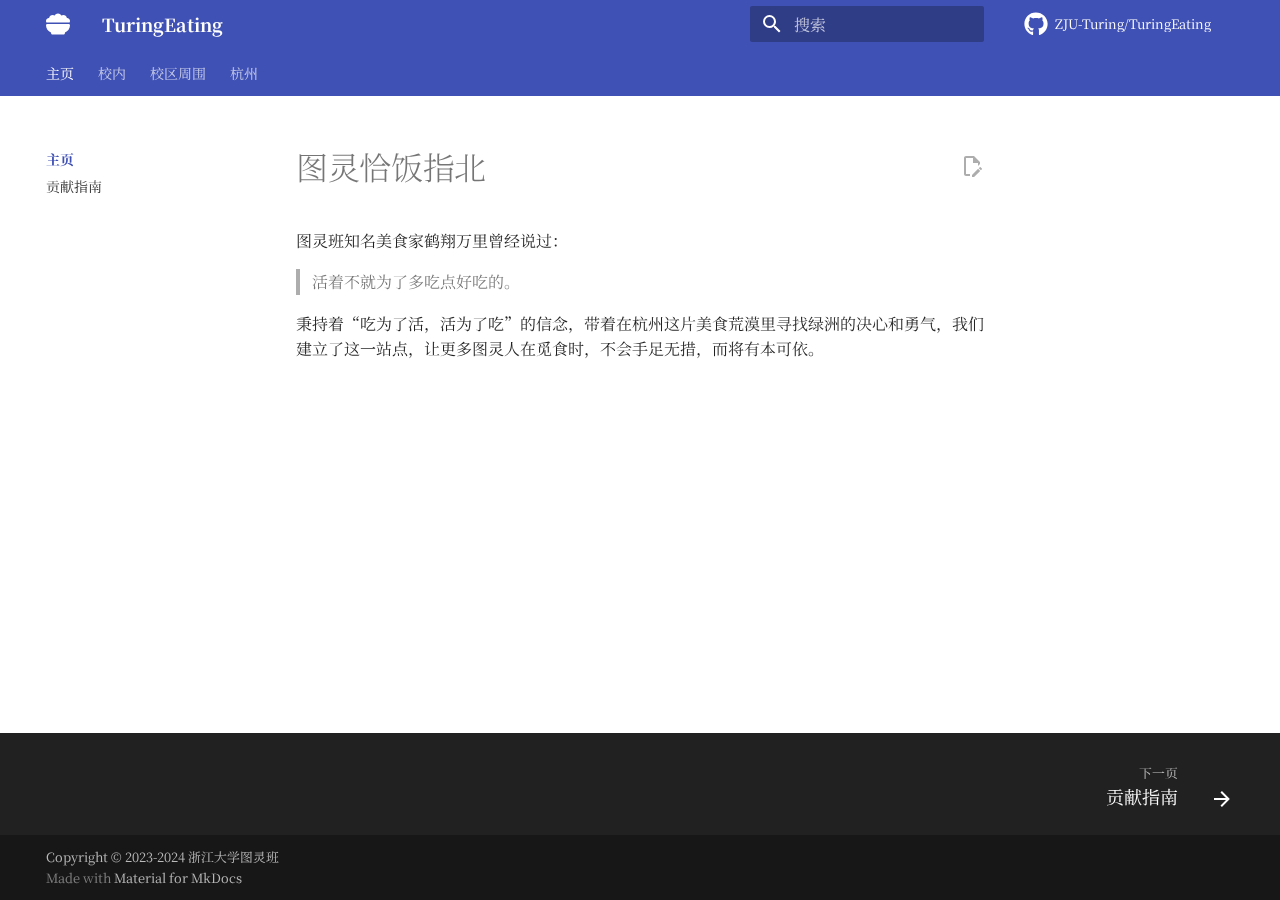
<file: index.html>
<!doctype html>
<html lang="zh" class="no-js">
  <head>
    
      <meta charset="utf-8">
      <meta name="viewport" content="width=device-width,initial-scale=1">
      
        <meta name="description" content="TuringEating">
      
      
      
      
      
        <link rel="next" href="contributing/">
      
      
      <link rel="icon" href="images/icon.png">
      <meta name="generator" content="mkdocs-1.6.0, mkdocs-material-9.5.30">
    
    
      
        <title>图灵恰饭指北 - TuringEating</title>
      
    
    
      <link rel="stylesheet" href="assets/stylesheets/main.3cba04c6.min.css">
      
        
        <link rel="stylesheet" href="assets/stylesheets/palette.06af60db.min.css">
      
      


    
    
      
    
    
      
        
        
        <link rel="preconnect" href="https://fonts.gstatic.com" crossorigin>
        <link rel="stylesheet" href="https://fonts.googleapis.com/css?family=Noto+Serif+SC:300,300i,400,400i,700,700i%7CRoboto+Mono:400,400i,700,700i&display=fallback">
        <style>:root{--md-text-font:"Noto Serif SC";--md-code-font:"Roboto Mono"}</style>
      
    
    
      <link rel="stylesheet" href="https://fonts.googleapis.com/css?family=Noto+Serif+SC:300,300i,400,400i,700,700i&display=fallback">
    
      <link rel="stylesheet" href="css/admonition.css">
    
    <script>__md_scope=new URL(".",location),__md_hash=e=>[...e].reduce((e,_)=>(e<<5)-e+_.charCodeAt(0),0),__md_get=(e,_=localStorage,t=__md_scope)=>JSON.parse(_.getItem(t.pathname+"."+e)),__md_set=(e,_,t=localStorage,a=__md_scope)=>{try{t.setItem(a.pathname+"."+e,JSON.stringify(_))}catch(e){}}</script>
    
      

    
    
    
  </head>
  
  
    
    
      
    
    
    
    
    <body dir="ltr" data-md-color-scheme="default" data-md-color-primary="indigo" data-md-color-accent="indigo">
  
    
    <input class="md-toggle" data-md-toggle="drawer" type="checkbox" id="__drawer" autocomplete="off">
    <input class="md-toggle" data-md-toggle="search" type="checkbox" id="__search" autocomplete="off">
    <label class="md-overlay" for="__drawer"></label>
    <div data-md-component="skip">
      
        
        <a href="#_1" class="md-skip">
          跳转至
        </a>
      
    </div>
    <div data-md-component="announce">
      
    </div>
    
    
      

<header class="md-header" data-md-component="header">
  <nav class="md-header__inner md-grid" aria-label="页眉">
    <a href="." title="TuringEating" class="md-header__button md-logo" aria-label="TuringEating" data-md-component="logo">
      
  
  <svg xmlns="http://www.w3.org/2000/svg" viewBox="0 0 512 512"><!--!Font Awesome Free 6.6.0 by @fontawesome - https://fontawesome.com License - https://fontawesome.com/license/free Copyright 2024 Fonticons, Inc.--><path d="M0 192c0-35.3 28.7-64 64-64c.5 0 1.1 0 1.6 0C73 91.5 105.3 64 144 64c15 0 29 4.1 40.9 11.2C198.2 49.6 225.1 32 256 32s57.8 17.6 71.1 43.2C339 68.1 353 64 368 64c38.7 0 71 27.5 78.4 64c.5 0 1.1 0 1.6 0c35.3 0 64 28.7 64 64c0 11.7-3.1 22.6-8.6 32L8.6 224C3.1 214.6 0 203.7 0 192zm0 91.4C0 268.3 12.3 256 27.4 256l457.1 0c15.1 0 27.4 12.3 27.4 27.4c0 70.5-44.4 130.7-106.7 154.1L403.5 452c-2 16-15.6 28-31.8 28l-231.5 0c-16.1 0-29.8-12-31.8-28l-1.8-14.4C44.4 414.1 0 353.9 0 283.4z"/></svg>

    </a>
    <label class="md-header__button md-icon" for="__drawer">
      
      <svg xmlns="http://www.w3.org/2000/svg" viewBox="0 0 24 24"><path d="M3 6h18v2H3V6m0 5h18v2H3v-2m0 5h18v2H3v-2Z"/></svg>
    </label>
    <div class="md-header__title" data-md-component="header-title">
      <div class="md-header__ellipsis">
        <div class="md-header__topic">
          <span class="md-ellipsis">
            TuringEating
          </span>
        </div>
        <div class="md-header__topic" data-md-component="header-topic">
          <span class="md-ellipsis">
            
              图灵恰饭指北
            
          </span>
        </div>
      </div>
    </div>
    
      
        <form class="md-header__option" data-md-component="palette">
  
    
    
    
    <input class="md-option" data-md-color-media="" data-md-color-scheme="default" data-md-color-primary="indigo" data-md-color-accent="indigo"  aria-hidden="true"  type="radio" name="__palette" id="__palette_0">
    
  
</form>
      
    
    
      <script>var media,input,key,value,palette=__md_get("__palette");if(palette&&palette.color){"(prefers-color-scheme)"===palette.color.media&&(media=matchMedia("(prefers-color-scheme: light)"),input=document.querySelector(media.matches?"[data-md-color-media='(prefers-color-scheme: light)']":"[data-md-color-media='(prefers-color-scheme: dark)']"),palette.color.media=input.getAttribute("data-md-color-media"),palette.color.scheme=input.getAttribute("data-md-color-scheme"),palette.color.primary=input.getAttribute("data-md-color-primary"),palette.color.accent=input.getAttribute("data-md-color-accent"));for([key,value]of Object.entries(palette.color))document.body.setAttribute("data-md-color-"+key,value)}</script>
    
    
    
      <label class="md-header__button md-icon" for="__search">
        
        <svg xmlns="http://www.w3.org/2000/svg" viewBox="0 0 24 24"><path d="M9.5 3A6.5 6.5 0 0 1 16 9.5c0 1.61-.59 3.09-1.56 4.23l.27.27h.79l5 5-1.5 1.5-5-5v-.79l-.27-.27A6.516 6.516 0 0 1 9.5 16 6.5 6.5 0 0 1 3 9.5 6.5 6.5 0 0 1 9.5 3m0 2C7 5 5 7 5 9.5S7 14 9.5 14 14 12 14 9.5 12 5 9.5 5Z"/></svg>
      </label>
      <div class="md-search" data-md-component="search" role="dialog">
  <label class="md-search__overlay" for="__search"></label>
  <div class="md-search__inner" role="search">
    <form class="md-search__form" name="search">
      <input type="text" class="md-search__input" name="query" aria-label="搜索" placeholder="搜索" autocapitalize="off" autocorrect="off" autocomplete="off" spellcheck="false" data-md-component="search-query" required>
      <label class="md-search__icon md-icon" for="__search">
        
        <svg xmlns="http://www.w3.org/2000/svg" viewBox="0 0 24 24"><path d="M9.5 3A6.5 6.5 0 0 1 16 9.5c0 1.61-.59 3.09-1.56 4.23l.27.27h.79l5 5-1.5 1.5-5-5v-.79l-.27-.27A6.516 6.516 0 0 1 9.5 16 6.5 6.5 0 0 1 3 9.5 6.5 6.5 0 0 1 9.5 3m0 2C7 5 5 7 5 9.5S7 14 9.5 14 14 12 14 9.5 12 5 9.5 5Z"/></svg>
        
        <svg xmlns="http://www.w3.org/2000/svg" viewBox="0 0 24 24"><path d="M20 11v2H8l5.5 5.5-1.42 1.42L4.16 12l7.92-7.92L13.5 5.5 8 11h12Z"/></svg>
      </label>
      <nav class="md-search__options" aria-label="查找">
        
        <button type="reset" class="md-search__icon md-icon" title="清空当前内容" aria-label="清空当前内容" tabindex="-1">
          
          <svg xmlns="http://www.w3.org/2000/svg" viewBox="0 0 24 24"><path d="M19 6.41 17.59 5 12 10.59 6.41 5 5 6.41 10.59 12 5 17.59 6.41 19 12 13.41 17.59 19 19 17.59 13.41 12 19 6.41Z"/></svg>
        </button>
      </nav>
      
    </form>
    <div class="md-search__output">
      <div class="md-search__scrollwrap" tabindex="0" data-md-scrollfix>
        <div class="md-search-result" data-md-component="search-result">
          <div class="md-search-result__meta">
            正在初始化搜索引擎
          </div>
          <ol class="md-search-result__list" role="presentation"></ol>
        </div>
      </div>
    </div>
  </div>
</div>
    
    
      <div class="md-header__source">
        <a href="https://github.com/ptiris/TuringEating" title="前往仓库" class="md-source" data-md-component="source">
  <div class="md-source__icon md-icon">
    
    <svg xmlns="http://www.w3.org/2000/svg" viewBox="0 0 496 512"><!--! Font Awesome Free 6.6.0 by @fontawesome - https://fontawesome.com License - https://fontawesome.com/license/free (Icons: CC BY 4.0, Fonts: SIL OFL 1.1, Code: MIT License) Copyright 2024 Fonticons, Inc.--><path d="M165.9 397.4c0 2-2.3 3.6-5.2 3.6-3.3.3-5.6-1.3-5.6-3.6 0-2 2.3-3.6 5.2-3.6 3-.3 5.6 1.3 5.6 3.6zm-31.1-4.5c-.7 2 1.3 4.3 4.3 4.9 2.6 1 5.6 0 6.2-2s-1.3-4.3-4.3-5.2c-2.6-.7-5.5.3-6.2 2.3zm44.2-1.7c-2.9.7-4.9 2.6-4.6 4.9.3 2 2.9 3.3 5.9 2.6 2.9-.7 4.9-2.6 4.6-4.6-.3-1.9-3-3.2-5.9-2.9zM244.8 8C106.1 8 0 113.3 0 252c0 110.9 69.8 205.8 169.5 239.2 12.8 2.3 17.3-5.6 17.3-12.1 0-6.2-.3-40.4-.3-61.4 0 0-70 15-84.7-29.8 0 0-11.4-29.1-27.8-36.6 0 0-22.9-15.7 1.6-15.4 0 0 24.9 2 38.6 25.8 21.9 38.6 58.6 27.5 72.9 20.9 2.3-16 8.8-27.1 16-33.7-55.9-6.2-112.3-14.3-112.3-110.5 0-27.5 7.6-41.3 23.6-58.9-2.6-6.5-11.1-33.3 2.6-67.9 20.9-6.5 69 27 69 27 20-5.6 41.5-8.5 62.8-8.5s42.8 2.9 62.8 8.5c0 0 48.1-33.6 69-27 13.7 34.7 5.2 61.4 2.6 67.9 16 17.7 25.8 31.5 25.8 58.9 0 96.5-58.9 104.2-114.8 110.5 9.2 7.9 17 22.9 17 46.4 0 33.7-.3 75.4-.3 83.6 0 6.5 4.6 14.4 17.3 12.1C428.2 457.8 496 362.9 496 252 496 113.3 383.5 8 244.8 8zM97.2 352.9c-1.3 1-1 3.3.7 5.2 1.6 1.6 3.9 2.3 5.2 1 1.3-1 1-3.3-.7-5.2-1.6-1.6-3.9-2.3-5.2-1zm-10.8-8.1c-.7 1.3.3 2.9 2.3 3.9 1.6 1 3.6.7 4.3-.7.7-1.3-.3-2.9-2.3-3.9-2-.6-3.6-.3-4.3.7zm32.4 35.6c-1.6 1.3-1 4.3 1.3 6.2 2.3 2.3 5.2 2.6 6.5 1 1.3-1.3.7-4.3-1.3-6.2-2.2-2.3-5.2-2.6-6.5-1zm-11.4-14.7c-1.6 1-1.6 3.6 0 5.9 1.6 2.3 4.3 3.3 5.6 2.3 1.6-1.3 1.6-3.9 0-6.2-1.4-2.3-4-3.3-5.6-2z"/></svg>
  </div>
  <div class="md-source__repository">
    ZJU-Turing/TuringEating
  </div>
</a>
      </div>
    
  </nav>
  
</header>
    
    <div class="md-container" data-md-component="container">
      
      
        
          
            
<nav class="md-tabs" aria-label="标签" data-md-component="tabs">
  <div class="md-grid">
    <ul class="md-tabs__list">
      
        
  
  
    
  
  
    
    
      <li class="md-tabs__item md-tabs__item--active">
        <a href="." class="md-tabs__link">
          
  
    
  
  主页

        </a>
      </li>
    
  

      
        
  
  
  
    
    
      <li class="md-tabs__item">
        <a href="inschool/" class="md-tabs__link">
          
  
    
  
  校内

        </a>
      </li>
    
  

      
        
  
  
  
    
    
      <li class="md-tabs__item">
        <a href="aroundschool/" class="md-tabs__link">
          
  
    
  
  校区周围

        </a>
      </li>
    
  

      
        
  
  
  
    
    
      <li class="md-tabs__item">
        <a href="hangzhou/" class="md-tabs__link">
          
  
    
  
  杭州

        </a>
      </li>
    
  

      
    </ul>
  </div>
</nav>
          
        
      
      <main class="md-main" data-md-component="main">
        <div class="md-main__inner md-grid">
          
            
              
              <div class="md-sidebar md-sidebar--primary" data-md-component="sidebar" data-md-type="navigation" >
                <div class="md-sidebar__scrollwrap">
                  <div class="md-sidebar__inner">
                    


  


<nav class="md-nav md-nav--primary md-nav--lifted" aria-label="导航栏" data-md-level="0">
  <label class="md-nav__title" for="__drawer">
    <a href="." title="TuringEating" class="md-nav__button md-logo" aria-label="TuringEating" data-md-component="logo">
      
  
  <svg xmlns="http://www.w3.org/2000/svg" viewBox="0 0 512 512"><!--!Font Awesome Free 6.6.0 by @fontawesome - https://fontawesome.com License - https://fontawesome.com/license/free Copyright 2024 Fonticons, Inc.--><path d="M0 192c0-35.3 28.7-64 64-64c.5 0 1.1 0 1.6 0C73 91.5 105.3 64 144 64c15 0 29 4.1 40.9 11.2C198.2 49.6 225.1 32 256 32s57.8 17.6 71.1 43.2C339 68.1 353 64 368 64c38.7 0 71 27.5 78.4 64c.5 0 1.1 0 1.6 0c35.3 0 64 28.7 64 64c0 11.7-3.1 22.6-8.6 32L8.6 224C3.1 214.6 0 203.7 0 192zm0 91.4C0 268.3 12.3 256 27.4 256l457.1 0c15.1 0 27.4 12.3 27.4 27.4c0 70.5-44.4 130.7-106.7 154.1L403.5 452c-2 16-15.6 28-31.8 28l-231.5 0c-16.1 0-29.8-12-31.8-28l-1.8-14.4C44.4 414.1 0 353.9 0 283.4z"/></svg>

    </a>
    TuringEating
  </label>
  
    <div class="md-nav__source">
      <a href="https://github.com/ptiris/TuringEating" title="前往仓库" class="md-source" data-md-component="source">
  <div class="md-source__icon md-icon">
    
    <svg xmlns="http://www.w3.org/2000/svg" viewBox="0 0 496 512"><!--! Font Awesome Free 6.6.0 by @fontawesome - https://fontawesome.com License - https://fontawesome.com/license/free (Icons: CC BY 4.0, Fonts: SIL OFL 1.1, Code: MIT License) Copyright 2024 Fonticons, Inc.--><path d="M165.9 397.4c0 2-2.3 3.6-5.2 3.6-3.3.3-5.6-1.3-5.6-3.6 0-2 2.3-3.6 5.2-3.6 3-.3 5.6 1.3 5.6 3.6zm-31.1-4.5c-.7 2 1.3 4.3 4.3 4.9 2.6 1 5.6 0 6.2-2s-1.3-4.3-4.3-5.2c-2.6-.7-5.5.3-6.2 2.3zm44.2-1.7c-2.9.7-4.9 2.6-4.6 4.9.3 2 2.9 3.3 5.9 2.6 2.9-.7 4.9-2.6 4.6-4.6-.3-1.9-3-3.2-5.9-2.9zM244.8 8C106.1 8 0 113.3 0 252c0 110.9 69.8 205.8 169.5 239.2 12.8 2.3 17.3-5.6 17.3-12.1 0-6.2-.3-40.4-.3-61.4 0 0-70 15-84.7-29.8 0 0-11.4-29.1-27.8-36.6 0 0-22.9-15.7 1.6-15.4 0 0 24.9 2 38.6 25.8 21.9 38.6 58.6 27.5 72.9 20.9 2.3-16 8.8-27.1 16-33.7-55.9-6.2-112.3-14.3-112.3-110.5 0-27.5 7.6-41.3 23.6-58.9-2.6-6.5-11.1-33.3 2.6-67.9 20.9-6.5 69 27 69 27 20-5.6 41.5-8.5 62.8-8.5s42.8 2.9 62.8 8.5c0 0 48.1-33.6 69-27 13.7 34.7 5.2 61.4 2.6 67.9 16 17.7 25.8 31.5 25.8 58.9 0 96.5-58.9 104.2-114.8 110.5 9.2 7.9 17 22.9 17 46.4 0 33.7-.3 75.4-.3 83.6 0 6.5 4.6 14.4 17.3 12.1C428.2 457.8 496 362.9 496 252 496 113.3 383.5 8 244.8 8zM97.2 352.9c-1.3 1-1 3.3.7 5.2 1.6 1.6 3.9 2.3 5.2 1 1.3-1 1-3.3-.7-5.2-1.6-1.6-3.9-2.3-5.2-1zm-10.8-8.1c-.7 1.3.3 2.9 2.3 3.9 1.6 1 3.6.7 4.3-.7.7-1.3-.3-2.9-2.3-3.9-2-.6-3.6-.3-4.3.7zm32.4 35.6c-1.6 1.3-1 4.3 1.3 6.2 2.3 2.3 5.2 2.6 6.5 1 1.3-1.3.7-4.3-1.3-6.2-2.2-2.3-5.2-2.6-6.5-1zm-11.4-14.7c-1.6 1-1.6 3.6 0 5.9 1.6 2.3 4.3 3.3 5.6 2.3 1.6-1.3 1.6-3.9 0-6.2-1.4-2.3-4-3.3-5.6-2z"/></svg>
  </div>
  <div class="md-source__repository">
    ZJU-Turing/TuringEating
  </div>
</a>
    </div>
  
  <ul class="md-nav__list" data-md-scrollfix>
    
      
      
  
  
    
  
  
  
    
    
      
        
          
        
      
        
      
    
    
      
        
        
      
      
        
      
    
    
    <li class="md-nav__item md-nav__item--active md-nav__item--section md-nav__item--nested">
      
        
        
        <input class="md-nav__toggle md-toggle " type="checkbox" id="__nav_1" checked>
        
          
          
          <div class="md-nav__link md-nav__container">
            <a href="." class="md-nav__link md-nav__link--active">
              
  
  <span class="md-ellipsis">
    主页
  </span>
  

            </a>
            
              
              <label class="md-nav__link md-nav__link--active" for="__nav_1" id="__nav_1_label" tabindex="">
                <span class="md-nav__icon md-icon"></span>
              </label>
            
          </div>
        
        <nav class="md-nav" data-md-level="1" aria-labelledby="__nav_1_label" aria-expanded="true">
          <label class="md-nav__title" for="__nav_1">
            <span class="md-nav__icon md-icon"></span>
            主页
          </label>
          <ul class="md-nav__list" data-md-scrollfix>
            
              
            
              
                
  
  
  
  
    <li class="md-nav__item">
      <a href="contributing/" class="md-nav__link">
        
  
  <span class="md-ellipsis">
    贡献指南
  </span>
  

      </a>
    </li>
  

              
            
          </ul>
        </nav>
      
    </li>
  

    
      
      
  
  
  
  
    
    
      
        
          
        
      
    
    
      
      
        
      
    
    
    <li class="md-nav__item md-nav__item--nested">
      
        
        
        <input class="md-nav__toggle md-toggle " type="checkbox" id="__nav_2" >
        
          
          
          <div class="md-nav__link md-nav__container">
            <a href="inschool/" class="md-nav__link ">
              
  
  <span class="md-ellipsis">
    校内
  </span>
  

            </a>
            
          </div>
        
        <nav class="md-nav" data-md-level="1" aria-labelledby="__nav_2_label" aria-expanded="false">
          <label class="md-nav__title" for="__nav_2">
            <span class="md-nav__icon md-icon"></span>
            校内
          </label>
          <ul class="md-nav__list" data-md-scrollfix>
            
              
            
          </ul>
        </nav>
      
    </li>
  

    
      
      
  
  
  
  
    
    
      
        
          
        
      
    
    
      
      
        
      
    
    
    <li class="md-nav__item md-nav__item--nested">
      
        
        
        <input class="md-nav__toggle md-toggle " type="checkbox" id="__nav_3" >
        
          
          
          <div class="md-nav__link md-nav__container">
            <a href="aroundschool/" class="md-nav__link ">
              
  
  <span class="md-ellipsis">
    校区周围
  </span>
  

            </a>
            
          </div>
        
        <nav class="md-nav" data-md-level="1" aria-labelledby="__nav_3_label" aria-expanded="false">
          <label class="md-nav__title" for="__nav_3">
            <span class="md-nav__icon md-icon"></span>
            校区周围
          </label>
          <ul class="md-nav__list" data-md-scrollfix>
            
              
            
          </ul>
        </nav>
      
    </li>
  

    
      
      
  
  
  
  
    
    
      
        
          
        
      
    
    
      
      
        
      
    
    
    <li class="md-nav__item md-nav__item--nested">
      
        
        
        <input class="md-nav__toggle md-toggle " type="checkbox" id="__nav_4" >
        
          
          
          <div class="md-nav__link md-nav__container">
            <a href="hangzhou/" class="md-nav__link ">
              
  
  <span class="md-ellipsis">
    杭州
  </span>
  

            </a>
            
          </div>
        
        <nav class="md-nav" data-md-level="1" aria-labelledby="__nav_4_label" aria-expanded="false">
          <label class="md-nav__title" for="__nav_4">
            <span class="md-nav__icon md-icon"></span>
            杭州
          </label>
          <ul class="md-nav__list" data-md-scrollfix>
            
              
            
          </ul>
        </nav>
      
    </li>
  

    
  </ul>
</nav>
                  </div>
                </div>
              </div>
            
            
              
              <div class="md-sidebar md-sidebar--secondary" data-md-component="sidebar" data-md-type="toc" >
                <div class="md-sidebar__scrollwrap">
                  <div class="md-sidebar__inner">
                    

<nav class="md-nav md-nav--secondary" aria-label="目录">
  
  
  
    
  
  
</nav>
                  </div>
                </div>
              </div>
            
          
          
            <div class="md-content" data-md-component="content">
              <article class="md-content__inner md-typeset">
                
                  

  
    <a href="https://github.com/ptiris/TuringEating/edit/master/docs/index.md" title="编辑此页" class="md-content__button md-icon">
      
      <svg xmlns="http://www.w3.org/2000/svg" viewBox="0 0 24 24"><path d="M10 20H6V4h7v5h5v3.1l2-2V8l-6-6H6c-1.1 0-2 .9-2 2v16c0 1.1.9 2 2 2h4v-2m10.2-7c.1 0 .3.1.4.2l1.3 1.3c.2.2.2.6 0 .8l-1 1-2.1-2.1 1-1c.1-.1.2-.2.4-.2m0 3.9L14.1 23H12v-2.1l6.1-6.1 2.1 2.1Z"/></svg>
    </a>
  
  


<h1 id="_1">图灵恰饭指北<a class="headerlink" href="#_1" title="Permanent link">&para;</a></h1>
<p>图灵班知名美食家鹤翔万里曾经说过：</p>
<blockquote>
<p>活着不就为了多吃点好吃的。</p>
</blockquote>
<p>秉持着“吃为了活，活为了吃”的信念，带着在杭州这片美食荒漠里寻找绿洲的决心和勇气，我们建立了这一站点，让更多图灵人在觅食时，不会手足无措，而将有本可依。</p>







  
  






                
              </article>
            </div>
          
          
<script>var target=document.getElementById(location.hash.slice(1));target&&target.name&&(target.checked=target.name.startsWith("__tabbed_"))</script>
        </div>
        
          <button type="button" class="md-top md-icon" data-md-component="top" hidden>
  
  <svg xmlns="http://www.w3.org/2000/svg" viewBox="0 0 24 24"><path d="M13 20h-2V8l-5.5 5.5-1.42-1.42L12 4.16l7.92 7.92-1.42 1.42L13 8v12Z"/></svg>
  回到页面顶部
</button>
        
      </main>
      
        <footer class="md-footer">
  
    
      
      <nav class="md-footer__inner md-grid" aria-label="页脚" >
        
        
          
          <a href="contributing/" class="md-footer__link md-footer__link--next" aria-label="下一页: 贡献指南">
            <div class="md-footer__title">
              <span class="md-footer__direction">
                下一页
              </span>
              <div class="md-ellipsis">
                贡献指南
              </div>
            </div>
            <div class="md-footer__button md-icon">
              
              <svg xmlns="http://www.w3.org/2000/svg" viewBox="0 0 24 24"><path d="M4 11v2h12l-5.5 5.5 1.42 1.42L19.84 12l-7.92-7.92L10.5 5.5 16 11H4Z"/></svg>
            </div>
          </a>
        
      </nav>
    
  
  <div class="md-footer-meta md-typeset">
    <div class="md-footer-meta__inner md-grid">
      <div class="md-copyright">
  
    <div class="md-copyright__highlight">
      Copyright &copy; 2023-2024 浙江大学图灵班
    </div>
  
  
    Made with
    <a href="https://squidfunk.github.io/mkdocs-material/" target="_blank" rel="noopener">
      Material for MkDocs
    </a>
  
</div>
      
    </div>
  </div>
</footer>
      
    </div>
    <div class="md-dialog" data-md-component="dialog">
      <div class="md-dialog__inner md-typeset"></div>
    </div>
    
    
    <script id="__config" type="application/json">{"base": ".", "features": ["content.code.annotate", "content.action.edit", "navigation.tracking", "navigation.top", "navigation.tabs", "navigation.footer", "navigation.indexes", "navigation.sections"], "search": "assets/javascripts/workers/search.b8dbb3d2.min.js", "translations": {"clipboard.copied": "\u5df2\u590d\u5236", "clipboard.copy": "\u590d\u5236", "search.result.more.one": "\u5728\u8be5\u9875\u4e0a\u8fd8\u6709 1 \u4e2a\u7b26\u5408\u6761\u4ef6\u7684\u7ed3\u679c", "search.result.more.other": "\u5728\u8be5\u9875\u4e0a\u8fd8\u6709 # \u4e2a\u7b26\u5408\u6761\u4ef6\u7684\u7ed3\u679c", "search.result.none": "\u6ca1\u6709\u627e\u5230\u7b26\u5408\u6761\u4ef6\u7684\u7ed3\u679c", "search.result.one": "\u627e\u5230 1 \u4e2a\u7b26\u5408\u6761\u4ef6\u7684\u7ed3\u679c", "search.result.other": "# \u4e2a\u7b26\u5408\u6761\u4ef6\u7684\u7ed3\u679c", "search.result.placeholder": "\u952e\u5165\u4ee5\u5f00\u59cb\u641c\u7d22", "search.result.term.missing": "\u7f3a\u5c11", "select.version": "\u9009\u62e9\u5f53\u524d\u7248\u672c"}}</script>
    
    
      <script src="assets/javascripts/bundle.fe8b6f2b.min.js"></script>
      
        <script src="js/katex.js"></script>
      
    
  </body>
</html>
</file>
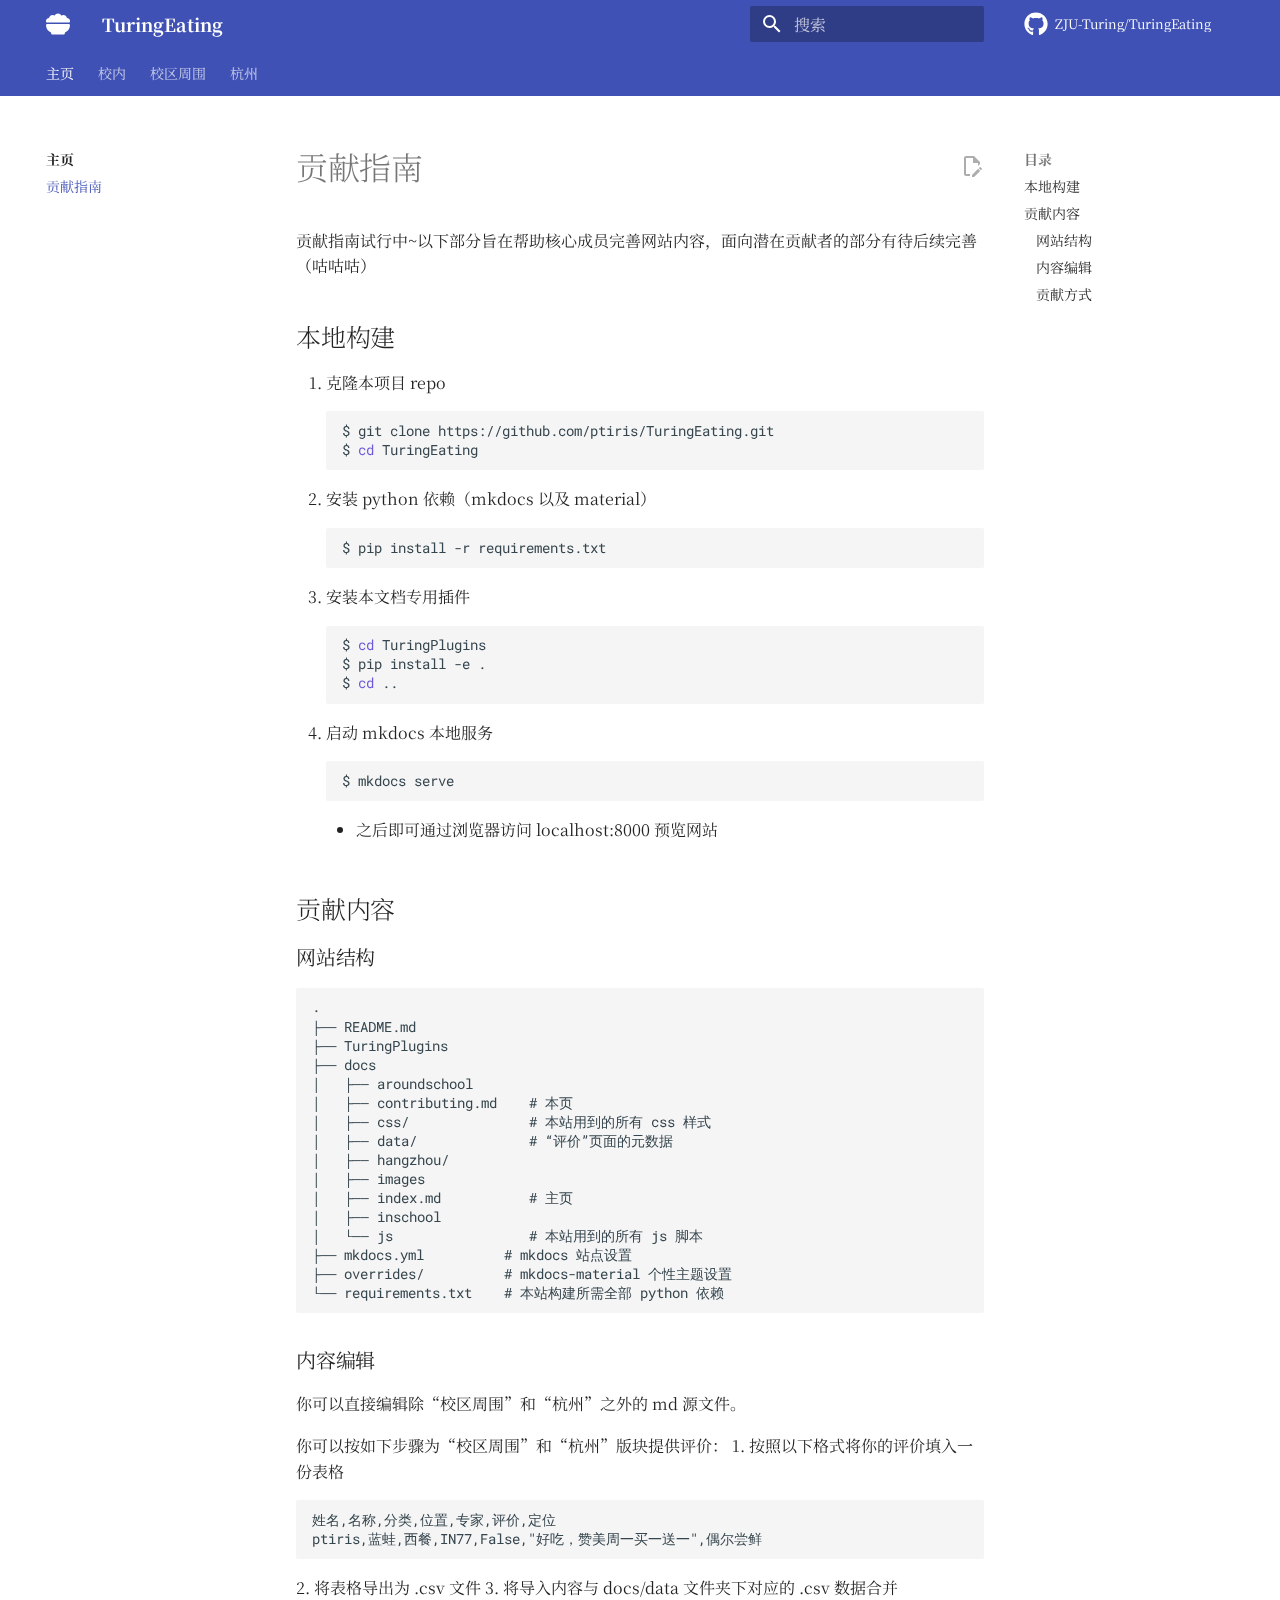
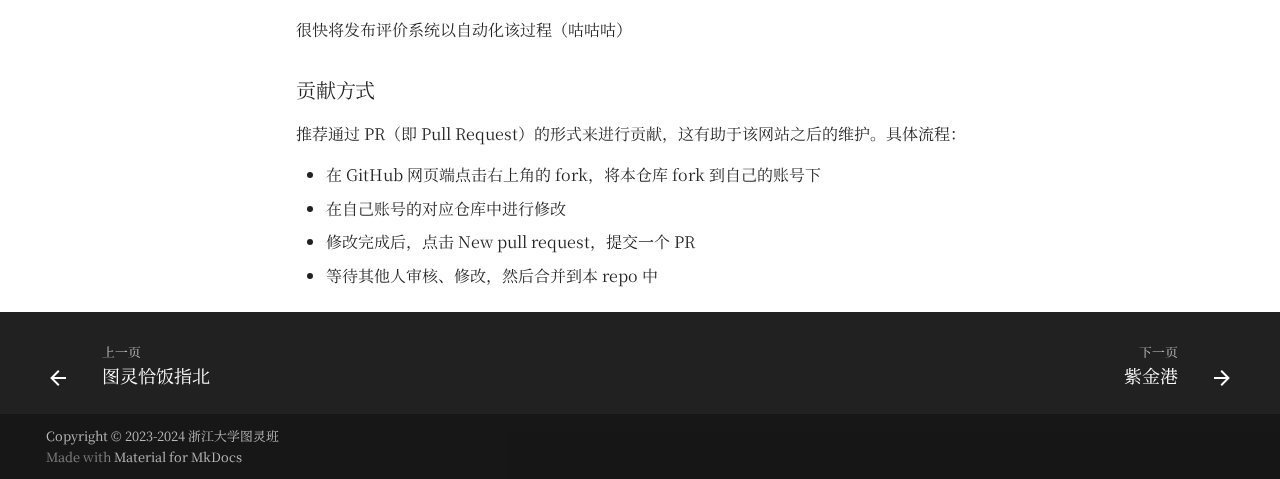
<file: contributing/index.html>
<!doctype html>
<html lang="zh" class="no-js">
  <head>
    
      <meta charset="utf-8">
      <meta name="viewport" content="width=device-width,initial-scale=1">
      
        <meta name="description" content="TuringEating">
      
      
      
      
        <link rel="prev" href="..">
      
      
        <link rel="next" href="../inschool/">
      
      
      <link rel="icon" href="../images/icon.png">
      <meta name="generator" content="mkdocs-1.6.0, mkdocs-material-9.5.30">
    
    
      
        <title>贡献指南 - TuringEating</title>
      
    
    
      <link rel="stylesheet" href="../assets/stylesheets/main.3cba04c6.min.css">
      
        
        <link rel="stylesheet" href="../assets/stylesheets/palette.06af60db.min.css">
      
      


    
    
      
    
    
      
        
        
        <link rel="preconnect" href="https://fonts.gstatic.com" crossorigin>
        <link rel="stylesheet" href="https://fonts.googleapis.com/css?family=Noto+Serif+SC:300,300i,400,400i,700,700i%7CRoboto+Mono:400,400i,700,700i&display=fallback">
        <style>:root{--md-text-font:"Noto Serif SC";--md-code-font:"Roboto Mono"}</style>
      
    
    
      <link rel="stylesheet" href="https://fonts.googleapis.com/css?family=Noto+Serif+SC:300,300i,400,400i,700,700i&display=fallback">
    
      <link rel="stylesheet" href="../css/admonition.css">
    
    <script>__md_scope=new URL("..",location),__md_hash=e=>[...e].reduce((e,_)=>(e<<5)-e+_.charCodeAt(0),0),__md_get=(e,_=localStorage,t=__md_scope)=>JSON.parse(_.getItem(t.pathname+"."+e)),__md_set=(e,_,t=localStorage,a=__md_scope)=>{try{t.setItem(a.pathname+"."+e,JSON.stringify(_))}catch(e){}}</script>
    
      

    
    
    
  </head>
  
  
    
    
      
    
    
    
    
    <body dir="ltr" data-md-color-scheme="default" data-md-color-primary="indigo" data-md-color-accent="indigo">
  
    
    <input class="md-toggle" data-md-toggle="drawer" type="checkbox" id="__drawer" autocomplete="off">
    <input class="md-toggle" data-md-toggle="search" type="checkbox" id="__search" autocomplete="off">
    <label class="md-overlay" for="__drawer"></label>
    <div data-md-component="skip">
      
        
        <a href="#_1" class="md-skip">
          跳转至
        </a>
      
    </div>
    <div data-md-component="announce">
      
    </div>
    
    
      

<header class="md-header" data-md-component="header">
  <nav class="md-header__inner md-grid" aria-label="页眉">
    <a href=".." title="TuringEating" class="md-header__button md-logo" aria-label="TuringEating" data-md-component="logo">
      
  
  <svg xmlns="http://www.w3.org/2000/svg" viewBox="0 0 512 512"><!--!Font Awesome Free 6.6.0 by @fontawesome - https://fontawesome.com License - https://fontawesome.com/license/free Copyright 2024 Fonticons, Inc.--><path d="M0 192c0-35.3 28.7-64 64-64c.5 0 1.1 0 1.6 0C73 91.5 105.3 64 144 64c15 0 29 4.1 40.9 11.2C198.2 49.6 225.1 32 256 32s57.8 17.6 71.1 43.2C339 68.1 353 64 368 64c38.7 0 71 27.5 78.4 64c.5 0 1.1 0 1.6 0c35.3 0 64 28.7 64 64c0 11.7-3.1 22.6-8.6 32L8.6 224C3.1 214.6 0 203.7 0 192zm0 91.4C0 268.3 12.3 256 27.4 256l457.1 0c15.1 0 27.4 12.3 27.4 27.4c0 70.5-44.4 130.7-106.7 154.1L403.5 452c-2 16-15.6 28-31.8 28l-231.5 0c-16.1 0-29.8-12-31.8-28l-1.8-14.4C44.4 414.1 0 353.9 0 283.4z"/></svg>

    </a>
    <label class="md-header__button md-icon" for="__drawer">
      
      <svg xmlns="http://www.w3.org/2000/svg" viewBox="0 0 24 24"><path d="M3 6h18v2H3V6m0 5h18v2H3v-2m0 5h18v2H3v-2Z"/></svg>
    </label>
    <div class="md-header__title" data-md-component="header-title">
      <div class="md-header__ellipsis">
        <div class="md-header__topic">
          <span class="md-ellipsis">
            TuringEating
          </span>
        </div>
        <div class="md-header__topic" data-md-component="header-topic">
          <span class="md-ellipsis">
            
              贡献指南
            
          </span>
        </div>
      </div>
    </div>
    
      
        <form class="md-header__option" data-md-component="palette">
  
    
    
    
    <input class="md-option" data-md-color-media="" data-md-color-scheme="default" data-md-color-primary="indigo" data-md-color-accent="indigo"  aria-hidden="true"  type="radio" name="__palette" id="__palette_0">
    
  
</form>
      
    
    
      <script>var media,input,key,value,palette=__md_get("__palette");if(palette&&palette.color){"(prefers-color-scheme)"===palette.color.media&&(media=matchMedia("(prefers-color-scheme: light)"),input=document.querySelector(media.matches?"[data-md-color-media='(prefers-color-scheme: light)']":"[data-md-color-media='(prefers-color-scheme: dark)']"),palette.color.media=input.getAttribute("data-md-color-media"),palette.color.scheme=input.getAttribute("data-md-color-scheme"),palette.color.primary=input.getAttribute("data-md-color-primary"),palette.color.accent=input.getAttribute("data-md-color-accent"));for([key,value]of Object.entries(palette.color))document.body.setAttribute("data-md-color-"+key,value)}</script>
    
    
    
      <label class="md-header__button md-icon" for="__search">
        
        <svg xmlns="http://www.w3.org/2000/svg" viewBox="0 0 24 24"><path d="M9.5 3A6.5 6.5 0 0 1 16 9.5c0 1.61-.59 3.09-1.56 4.23l.27.27h.79l5 5-1.5 1.5-5-5v-.79l-.27-.27A6.516 6.516 0 0 1 9.5 16 6.5 6.5 0 0 1 3 9.5 6.5 6.5 0 0 1 9.5 3m0 2C7 5 5 7 5 9.5S7 14 9.5 14 14 12 14 9.5 12 5 9.5 5Z"/></svg>
      </label>
      <div class="md-search" data-md-component="search" role="dialog">
  <label class="md-search__overlay" for="__search"></label>
  <div class="md-search__inner" role="search">
    <form class="md-search__form" name="search">
      <input type="text" class="md-search__input" name="query" aria-label="搜索" placeholder="搜索" autocapitalize="off" autocorrect="off" autocomplete="off" spellcheck="false" data-md-component="search-query" required>
      <label class="md-search__icon md-icon" for="__search">
        
        <svg xmlns="http://www.w3.org/2000/svg" viewBox="0 0 24 24"><path d="M9.5 3A6.5 6.5 0 0 1 16 9.5c0 1.61-.59 3.09-1.56 4.23l.27.27h.79l5 5-1.5 1.5-5-5v-.79l-.27-.27A6.516 6.516 0 0 1 9.5 16 6.5 6.5 0 0 1 3 9.5 6.5 6.5 0 0 1 9.5 3m0 2C7 5 5 7 5 9.5S7 14 9.5 14 14 12 14 9.5 12 5 9.5 5Z"/></svg>
        
        <svg xmlns="http://www.w3.org/2000/svg" viewBox="0 0 24 24"><path d="M20 11v2H8l5.5 5.5-1.42 1.42L4.16 12l7.92-7.92L13.5 5.5 8 11h12Z"/></svg>
      </label>
      <nav class="md-search__options" aria-label="查找">
        
        <button type="reset" class="md-search__icon md-icon" title="清空当前内容" aria-label="清空当前内容" tabindex="-1">
          
          <svg xmlns="http://www.w3.org/2000/svg" viewBox="0 0 24 24"><path d="M19 6.41 17.59 5 12 10.59 6.41 5 5 6.41 10.59 12 5 17.59 6.41 19 12 13.41 17.59 19 19 17.59 13.41 12 19 6.41Z"/></svg>
        </button>
      </nav>
      
    </form>
    <div class="md-search__output">
      <div class="md-search__scrollwrap" tabindex="0" data-md-scrollfix>
        <div class="md-search-result" data-md-component="search-result">
          <div class="md-search-result__meta">
            正在初始化搜索引擎
          </div>
          <ol class="md-search-result__list" role="presentation"></ol>
        </div>
      </div>
    </div>
  </div>
</div>
    
    
      <div class="md-header__source">
        <a href="https://github.com/ptiris/TuringEating" title="前往仓库" class="md-source" data-md-component="source">
  <div class="md-source__icon md-icon">
    
    <svg xmlns="http://www.w3.org/2000/svg" viewBox="0 0 496 512"><!--! Font Awesome Free 6.6.0 by @fontawesome - https://fontawesome.com License - https://fontawesome.com/license/free (Icons: CC BY 4.0, Fonts: SIL OFL 1.1, Code: MIT License) Copyright 2024 Fonticons, Inc.--><path d="M165.9 397.4c0 2-2.3 3.6-5.2 3.6-3.3.3-5.6-1.3-5.6-3.6 0-2 2.3-3.6 5.2-3.6 3-.3 5.6 1.3 5.6 3.6zm-31.1-4.5c-.7 2 1.3 4.3 4.3 4.9 2.6 1 5.6 0 6.2-2s-1.3-4.3-4.3-5.2c-2.6-.7-5.5.3-6.2 2.3zm44.2-1.7c-2.9.7-4.9 2.6-4.6 4.9.3 2 2.9 3.3 5.9 2.6 2.9-.7 4.9-2.6 4.6-4.6-.3-1.9-3-3.2-5.9-2.9zM244.8 8C106.1 8 0 113.3 0 252c0 110.9 69.8 205.8 169.5 239.2 12.8 2.3 17.3-5.6 17.3-12.1 0-6.2-.3-40.4-.3-61.4 0 0-70 15-84.7-29.8 0 0-11.4-29.1-27.8-36.6 0 0-22.9-15.7 1.6-15.4 0 0 24.9 2 38.6 25.8 21.9 38.6 58.6 27.5 72.9 20.9 2.3-16 8.8-27.1 16-33.7-55.9-6.2-112.3-14.3-112.3-110.5 0-27.5 7.6-41.3 23.6-58.9-2.6-6.5-11.1-33.3 2.6-67.9 20.9-6.5 69 27 69 27 20-5.6 41.5-8.5 62.8-8.5s42.8 2.9 62.8 8.5c0 0 48.1-33.6 69-27 13.7 34.7 5.2 61.4 2.6 67.9 16 17.7 25.8 31.5 25.8 58.9 0 96.5-58.9 104.2-114.8 110.5 9.2 7.9 17 22.9 17 46.4 0 33.7-.3 75.4-.3 83.6 0 6.5 4.6 14.4 17.3 12.1C428.2 457.8 496 362.9 496 252 496 113.3 383.5 8 244.8 8zM97.2 352.9c-1.3 1-1 3.3.7 5.2 1.6 1.6 3.9 2.3 5.2 1 1.3-1 1-3.3-.7-5.2-1.6-1.6-3.9-2.3-5.2-1zm-10.8-8.1c-.7 1.3.3 2.9 2.3 3.9 1.6 1 3.6.7 4.3-.7.7-1.3-.3-2.9-2.3-3.9-2-.6-3.6-.3-4.3.7zm32.4 35.6c-1.6 1.3-1 4.3 1.3 6.2 2.3 2.3 5.2 2.6 6.5 1 1.3-1.3.7-4.3-1.3-6.2-2.2-2.3-5.2-2.6-6.5-1zm-11.4-14.7c-1.6 1-1.6 3.6 0 5.9 1.6 2.3 4.3 3.3 5.6 2.3 1.6-1.3 1.6-3.9 0-6.2-1.4-2.3-4-3.3-5.6-2z"/></svg>
  </div>
  <div class="md-source__repository">
    ZJU-Turing/TuringEating
  </div>
</a>
      </div>
    
  </nav>
  
</header>
    
    <div class="md-container" data-md-component="container">
      
      
        
          
            
<nav class="md-tabs" aria-label="标签" data-md-component="tabs">
  <div class="md-grid">
    <ul class="md-tabs__list">
      
        
  
  
    
  
  
    
    
      <li class="md-tabs__item md-tabs__item--active">
        <a href=".." class="md-tabs__link">
          
  
    
  
  主页

        </a>
      </li>
    
  

      
        
  
  
  
    
    
      <li class="md-tabs__item">
        <a href="../inschool/" class="md-tabs__link">
          
  
    
  
  校内

        </a>
      </li>
    
  

      
        
  
  
  
    
    
      <li class="md-tabs__item">
        <a href="../aroundschool/" class="md-tabs__link">
          
  
    
  
  校区周围

        </a>
      </li>
    
  

      
        
  
  
  
    
    
      <li class="md-tabs__item">
        <a href="../hangzhou/" class="md-tabs__link">
          
  
    
  
  杭州

        </a>
      </li>
    
  

      
    </ul>
  </div>
</nav>
          
        
      
      <main class="md-main" data-md-component="main">
        <div class="md-main__inner md-grid">
          
            
              
              <div class="md-sidebar md-sidebar--primary" data-md-component="sidebar" data-md-type="navigation" >
                <div class="md-sidebar__scrollwrap">
                  <div class="md-sidebar__inner">
                    


  


<nav class="md-nav md-nav--primary md-nav--lifted" aria-label="导航栏" data-md-level="0">
  <label class="md-nav__title" for="__drawer">
    <a href=".." title="TuringEating" class="md-nav__button md-logo" aria-label="TuringEating" data-md-component="logo">
      
  
  <svg xmlns="http://www.w3.org/2000/svg" viewBox="0 0 512 512"><!--!Font Awesome Free 6.6.0 by @fontawesome - https://fontawesome.com License - https://fontawesome.com/license/free Copyright 2024 Fonticons, Inc.--><path d="M0 192c0-35.3 28.7-64 64-64c.5 0 1.1 0 1.6 0C73 91.5 105.3 64 144 64c15 0 29 4.1 40.9 11.2C198.2 49.6 225.1 32 256 32s57.8 17.6 71.1 43.2C339 68.1 353 64 368 64c38.7 0 71 27.5 78.4 64c.5 0 1.1 0 1.6 0c35.3 0 64 28.7 64 64c0 11.7-3.1 22.6-8.6 32L8.6 224C3.1 214.6 0 203.7 0 192zm0 91.4C0 268.3 12.3 256 27.4 256l457.1 0c15.1 0 27.4 12.3 27.4 27.4c0 70.5-44.4 130.7-106.7 154.1L403.5 452c-2 16-15.6 28-31.8 28l-231.5 0c-16.1 0-29.8-12-31.8-28l-1.8-14.4C44.4 414.1 0 353.9 0 283.4z"/></svg>

    </a>
    TuringEating
  </label>
  
    <div class="md-nav__source">
      <a href="https://github.com/ptiris/TuringEating" title="前往仓库" class="md-source" data-md-component="source">
  <div class="md-source__icon md-icon">
    
    <svg xmlns="http://www.w3.org/2000/svg" viewBox="0 0 496 512"><!--! Font Awesome Free 6.6.0 by @fontawesome - https://fontawesome.com License - https://fontawesome.com/license/free (Icons: CC BY 4.0, Fonts: SIL OFL 1.1, Code: MIT License) Copyright 2024 Fonticons, Inc.--><path d="M165.9 397.4c0 2-2.3 3.6-5.2 3.6-3.3.3-5.6-1.3-5.6-3.6 0-2 2.3-3.6 5.2-3.6 3-.3 5.6 1.3 5.6 3.6zm-31.1-4.5c-.7 2 1.3 4.3 4.3 4.9 2.6 1 5.6 0 6.2-2s-1.3-4.3-4.3-5.2c-2.6-.7-5.5.3-6.2 2.3zm44.2-1.7c-2.9.7-4.9 2.6-4.6 4.9.3 2 2.9 3.3 5.9 2.6 2.9-.7 4.9-2.6 4.6-4.6-.3-1.9-3-3.2-5.9-2.9zM244.8 8C106.1 8 0 113.3 0 252c0 110.9 69.8 205.8 169.5 239.2 12.8 2.3 17.3-5.6 17.3-12.1 0-6.2-.3-40.4-.3-61.4 0 0-70 15-84.7-29.8 0 0-11.4-29.1-27.8-36.6 0 0-22.9-15.7 1.6-15.4 0 0 24.9 2 38.6 25.8 21.9 38.6 58.6 27.5 72.9 20.9 2.3-16 8.8-27.1 16-33.7-55.9-6.2-112.3-14.3-112.3-110.5 0-27.5 7.6-41.3 23.6-58.9-2.6-6.5-11.1-33.3 2.6-67.9 20.9-6.5 69 27 69 27 20-5.6 41.5-8.5 62.8-8.5s42.8 2.9 62.8 8.5c0 0 48.1-33.6 69-27 13.7 34.7 5.2 61.4 2.6 67.9 16 17.7 25.8 31.5 25.8 58.9 0 96.5-58.9 104.2-114.8 110.5 9.2 7.9 17 22.9 17 46.4 0 33.7-.3 75.4-.3 83.6 0 6.5 4.6 14.4 17.3 12.1C428.2 457.8 496 362.9 496 252 496 113.3 383.5 8 244.8 8zM97.2 352.9c-1.3 1-1 3.3.7 5.2 1.6 1.6 3.9 2.3 5.2 1 1.3-1 1-3.3-.7-5.2-1.6-1.6-3.9-2.3-5.2-1zm-10.8-8.1c-.7 1.3.3 2.9 2.3 3.9 1.6 1 3.6.7 4.3-.7.7-1.3-.3-2.9-2.3-3.9-2-.6-3.6-.3-4.3.7zm32.4 35.6c-1.6 1.3-1 4.3 1.3 6.2 2.3 2.3 5.2 2.6 6.5 1 1.3-1.3.7-4.3-1.3-6.2-2.2-2.3-5.2-2.6-6.5-1zm-11.4-14.7c-1.6 1-1.6 3.6 0 5.9 1.6 2.3 4.3 3.3 5.6 2.3 1.6-1.3 1.6-3.9 0-6.2-1.4-2.3-4-3.3-5.6-2z"/></svg>
  </div>
  <div class="md-source__repository">
    ZJU-Turing/TuringEating
  </div>
</a>
    </div>
  
  <ul class="md-nav__list" data-md-scrollfix>
    
      
      
  
  
    
  
  
  
    
    
      
        
          
        
      
        
      
    
    
      
        
        
      
      
        
      
    
    
    <li class="md-nav__item md-nav__item--active md-nav__item--section md-nav__item--nested">
      
        
        
        <input class="md-nav__toggle md-toggle " type="checkbox" id="__nav_1" checked>
        
          
          
          <div class="md-nav__link md-nav__container">
            <a href=".." class="md-nav__link ">
              
  
  <span class="md-ellipsis">
    主页
  </span>
  

            </a>
            
              
              <label class="md-nav__link " for="__nav_1" id="__nav_1_label" tabindex="">
                <span class="md-nav__icon md-icon"></span>
              </label>
            
          </div>
        
        <nav class="md-nav" data-md-level="1" aria-labelledby="__nav_1_label" aria-expanded="true">
          <label class="md-nav__title" for="__nav_1">
            <span class="md-nav__icon md-icon"></span>
            主页
          </label>
          <ul class="md-nav__list" data-md-scrollfix>
            
              
            
              
                
  
  
    
  
  
  
    <li class="md-nav__item md-nav__item--active">
      
      <input class="md-nav__toggle md-toggle" type="checkbox" id="__toc">
      
      
        
      
      
        <label class="md-nav__link md-nav__link--active" for="__toc">
          
  
  <span class="md-ellipsis">
    贡献指南
  </span>
  

          <span class="md-nav__icon md-icon"></span>
        </label>
      
      <a href="./" class="md-nav__link md-nav__link--active">
        
  
  <span class="md-ellipsis">
    贡献指南
  </span>
  

      </a>
      
        

<nav class="md-nav md-nav--secondary" aria-label="目录">
  
  
  
    
  
  
    <label class="md-nav__title" for="__toc">
      <span class="md-nav__icon md-icon"></span>
      目录
    </label>
    <ul class="md-nav__list" data-md-component="toc" data-md-scrollfix>
      
        <li class="md-nav__item">
  <a href="#_2" class="md-nav__link">
    <span class="md-ellipsis">
      本地构建
    </span>
  </a>
  
</li>
      
        <li class="md-nav__item">
  <a href="#_3" class="md-nav__link">
    <span class="md-ellipsis">
      贡献内容
    </span>
  </a>
  
    <nav class="md-nav" aria-label="贡献内容">
      <ul class="md-nav__list">
        
          <li class="md-nav__item">
  <a href="#_4" class="md-nav__link">
    <span class="md-ellipsis">
      网站结构
    </span>
  </a>
  
</li>
        
          <li class="md-nav__item">
  <a href="#_5" class="md-nav__link">
    <span class="md-ellipsis">
      内容编辑
    </span>
  </a>
  
</li>
        
          <li class="md-nav__item">
  <a href="#_6" class="md-nav__link">
    <span class="md-ellipsis">
      贡献方式
    </span>
  </a>
  
</li>
        
      </ul>
    </nav>
  
</li>
      
    </ul>
  
</nav>
      
    </li>
  

              
            
          </ul>
        </nav>
      
    </li>
  

    
      
      
  
  
  
  
    
    
      
        
          
        
      
    
    
      
      
        
      
    
    
    <li class="md-nav__item md-nav__item--nested">
      
        
        
        <input class="md-nav__toggle md-toggle " type="checkbox" id="__nav_2" >
        
          
          
          <div class="md-nav__link md-nav__container">
            <a href="../inschool/" class="md-nav__link ">
              
  
  <span class="md-ellipsis">
    校内
  </span>
  

            </a>
            
          </div>
        
        <nav class="md-nav" data-md-level="1" aria-labelledby="__nav_2_label" aria-expanded="false">
          <label class="md-nav__title" for="__nav_2">
            <span class="md-nav__icon md-icon"></span>
            校内
          </label>
          <ul class="md-nav__list" data-md-scrollfix>
            
              
            
          </ul>
        </nav>
      
    </li>
  

    
      
      
  
  
  
  
    
    
      
        
          
        
      
    
    
      
      
        
      
    
    
    <li class="md-nav__item md-nav__item--nested">
      
        
        
        <input class="md-nav__toggle md-toggle " type="checkbox" id="__nav_3" >
        
          
          
          <div class="md-nav__link md-nav__container">
            <a href="../aroundschool/" class="md-nav__link ">
              
  
  <span class="md-ellipsis">
    校区周围
  </span>
  

            </a>
            
          </div>
        
        <nav class="md-nav" data-md-level="1" aria-labelledby="__nav_3_label" aria-expanded="false">
          <label class="md-nav__title" for="__nav_3">
            <span class="md-nav__icon md-icon"></span>
            校区周围
          </label>
          <ul class="md-nav__list" data-md-scrollfix>
            
              
            
          </ul>
        </nav>
      
    </li>
  

    
      
      
  
  
  
  
    
    
      
        
          
        
      
    
    
      
      
        
      
    
    
    <li class="md-nav__item md-nav__item--nested">
      
        
        
        <input class="md-nav__toggle md-toggle " type="checkbox" id="__nav_4" >
        
          
          
          <div class="md-nav__link md-nav__container">
            <a href="../hangzhou/" class="md-nav__link ">
              
  
  <span class="md-ellipsis">
    杭州
  </span>
  

            </a>
            
          </div>
        
        <nav class="md-nav" data-md-level="1" aria-labelledby="__nav_4_label" aria-expanded="false">
          <label class="md-nav__title" for="__nav_4">
            <span class="md-nav__icon md-icon"></span>
            杭州
          </label>
          <ul class="md-nav__list" data-md-scrollfix>
            
              
            
          </ul>
        </nav>
      
    </li>
  

    
  </ul>
</nav>
                  </div>
                </div>
              </div>
            
            
              
              <div class="md-sidebar md-sidebar--secondary" data-md-component="sidebar" data-md-type="toc" >
                <div class="md-sidebar__scrollwrap">
                  <div class="md-sidebar__inner">
                    

<nav class="md-nav md-nav--secondary" aria-label="目录">
  
  
  
    
  
  
    <label class="md-nav__title" for="__toc">
      <span class="md-nav__icon md-icon"></span>
      目录
    </label>
    <ul class="md-nav__list" data-md-component="toc" data-md-scrollfix>
      
        <li class="md-nav__item">
  <a href="#_2" class="md-nav__link">
    <span class="md-ellipsis">
      本地构建
    </span>
  </a>
  
</li>
      
        <li class="md-nav__item">
  <a href="#_3" class="md-nav__link">
    <span class="md-ellipsis">
      贡献内容
    </span>
  </a>
  
    <nav class="md-nav" aria-label="贡献内容">
      <ul class="md-nav__list">
        
          <li class="md-nav__item">
  <a href="#_4" class="md-nav__link">
    <span class="md-ellipsis">
      网站结构
    </span>
  </a>
  
</li>
        
          <li class="md-nav__item">
  <a href="#_5" class="md-nav__link">
    <span class="md-ellipsis">
      内容编辑
    </span>
  </a>
  
</li>
        
          <li class="md-nav__item">
  <a href="#_6" class="md-nav__link">
    <span class="md-ellipsis">
      贡献方式
    </span>
  </a>
  
</li>
        
      </ul>
    </nav>
  
</li>
      
    </ul>
  
</nav>
                  </div>
                </div>
              </div>
            
          
          
            <div class="md-content" data-md-component="content">
              <article class="md-content__inner md-typeset">
                
                  

  
    <a href="https://github.com/ptiris/TuringEating/edit/master/docs/contributing.md" title="编辑此页" class="md-content__button md-icon">
      
      <svg xmlns="http://www.w3.org/2000/svg" viewBox="0 0 24 24"><path d="M10 20H6V4h7v5h5v3.1l2-2V8l-6-6H6c-1.1 0-2 .9-2 2v16c0 1.1.9 2 2 2h4v-2m10.2-7c.1 0 .3.1.4.2l1.3 1.3c.2.2.2.6 0 .8l-1 1-2.1-2.1 1-1c.1-.1.2-.2.4-.2m0 3.9L14.1 23H12v-2.1l6.1-6.1 2.1 2.1Z"/></svg>
    </a>
  
  


<h1 id="_1">贡献指南<a class="headerlink" href="#_1" title="Permanent link">&para;</a></h1>
<p>贡献指南试行中~以下部分旨在帮助核心成员完善网站内容，面向潜在贡献者的部分有待后续完善（咕咕咕）</p>
<h2 id="_2">本地构建<a class="headerlink" href="#_2" title="Permanent link">&para;</a></h2>
<ol>
<li>克隆本项目 repo
    <div class="highlight"><pre><span></span><code><a id="__codelineno-0-1" name="__codelineno-0-1" href="#__codelineno-0-1"></a>$<span class="w"> </span>git<span class="w"> </span>clone<span class="w"> </span>https://github.com/ptiris/TuringEating.git
<a id="__codelineno-0-2" name="__codelineno-0-2" href="#__codelineno-0-2"></a>$<span class="w"> </span><span class="nb">cd</span><span class="w"> </span>TuringEating
</code></pre></div></li>
<li>安装 python 依赖（mkdocs 以及 material）
    <div class="highlight"><pre><span></span><code><a id="__codelineno-1-1" name="__codelineno-1-1" href="#__codelineno-1-1"></a>$<span class="w"> </span>pip<span class="w"> </span>install<span class="w"> </span>-r<span class="w"> </span>requirements.txt
</code></pre></div></li>
<li>安装本文档专用插件
    <div class="highlight"><pre><span></span><code><a id="__codelineno-2-1" name="__codelineno-2-1" href="#__codelineno-2-1"></a>$<span class="w"> </span><span class="nb">cd</span><span class="w"> </span>TuringPlugins
<a id="__codelineno-2-2" name="__codelineno-2-2" href="#__codelineno-2-2"></a>$<span class="w"> </span>pip<span class="w"> </span>install<span class="w"> </span>-e<span class="w"> </span>.
<a id="__codelineno-2-3" name="__codelineno-2-3" href="#__codelineno-2-3"></a>$<span class="w"> </span><span class="nb">cd</span><span class="w"> </span>..
</code></pre></div></li>
<li>启动 mkdocs 本地服务
    <div class="highlight"><pre><span></span><code><a id="__codelineno-3-1" name="__codelineno-3-1" href="#__codelineno-3-1"></a>$<span class="w"> </span>mkdocs<span class="w"> </span>serve
</code></pre></div><ul>
<li>之后即可通过浏览器访问 localhost:8000 预览网站</li>
</ul>
</li>
</ol>
<h2 id="_3">贡献内容<a class="headerlink" href="#_3" title="Permanent link">&para;</a></h2>
<h3 id="_4">网站结构<a class="headerlink" href="#_4" title="Permanent link">&para;</a></h3>
<div class="highlight"><pre><span></span><code><a id="__codelineno-4-1" name="__codelineno-4-1" href="#__codelineno-4-1"></a>.
<a id="__codelineno-4-2" name="__codelineno-4-2" href="#__codelineno-4-2"></a>├── README.md
<a id="__codelineno-4-3" name="__codelineno-4-3" href="#__codelineno-4-3"></a>├── TuringPlugins
<a id="__codelineno-4-4" name="__codelineno-4-4" href="#__codelineno-4-4"></a>├── docs
<a id="__codelineno-4-5" name="__codelineno-4-5" href="#__codelineno-4-5"></a>│   ├── aroundschool 
<a id="__codelineno-4-6" name="__codelineno-4-6" href="#__codelineno-4-6"></a>│   ├── contributing.md    # 本页
<a id="__codelineno-4-7" name="__codelineno-4-7" href="#__codelineno-4-7"></a>│   ├── css/               # 本站用到的所有 css 样式         
<a id="__codelineno-4-8" name="__codelineno-4-8" href="#__codelineno-4-8"></a>│   ├── data/              # “评价”页面的元数据
<a id="__codelineno-4-9" name="__codelineno-4-9" href="#__codelineno-4-9"></a>│   ├── hangzhou/
<a id="__codelineno-4-10" name="__codelineno-4-10" href="#__codelineno-4-10"></a>│   ├── images
<a id="__codelineno-4-11" name="__codelineno-4-11" href="#__codelineno-4-11"></a>│   ├── index.md           # 主页
<a id="__codelineno-4-12" name="__codelineno-4-12" href="#__codelineno-4-12"></a>│   ├── inschool
<a id="__codelineno-4-13" name="__codelineno-4-13" href="#__codelineno-4-13"></a>│   └── js                 # 本站用到的所有 js 脚本
<a id="__codelineno-4-14" name="__codelineno-4-14" href="#__codelineno-4-14"></a>├── mkdocs.yml          # mkdocs 站点设置
<a id="__codelineno-4-15" name="__codelineno-4-15" href="#__codelineno-4-15"></a>├── overrides/          # mkdocs-material 个性主题设置
<a id="__codelineno-4-16" name="__codelineno-4-16" href="#__codelineno-4-16"></a>└── requirements.txt    # 本站构建所需全部 python 依赖
</code></pre></div>
<h3 id="_5">内容编辑<a class="headerlink" href="#_5" title="Permanent link">&para;</a></h3>
<p>你可以直接编辑除“校区周围”和“杭州”之外的 md 源文件。</p>
<p>你可以按如下步骤为“校区周围”和“杭州”版块提供评价：
1. 按照以下格式将你的评价填入一份表格
    <div class="highlight"><pre><span></span><code><a id="__codelineno-5-1" name="__codelineno-5-1" href="#__codelineno-5-1"></a>姓名,名称,分类,位置,专家,评价,定位
<a id="__codelineno-5-2" name="__codelineno-5-2" href="#__codelineno-5-2"></a>ptiris,蓝蛙,西餐,IN77,False,&quot;好吃，赞美周一买一送一&quot;,偶尔尝鲜
</code></pre></div>
2. 将表格导出为 .csv 文件
3. 将导入内容与 docs/data 文件夹下对应的 .csv 数据合并</p>
<p>很快将发布评价系统以自动化该过程（咕咕咕）</p>
<h3 id="_6">贡献方式<a class="headerlink" href="#_6" title="Permanent link">&para;</a></h3>
<p>推荐通过 PR（即 Pull Request）的形式来进行贡献，这有助于该网站之后的维护。具体流程：</p>
<ul>
<li>在 GitHub 网页端点击右上角的 fork，将本仓库 fork 到自己的账号下</li>
<li>在自己账号的对应仓库中进行修改</li>
<li>修改完成后，点击 New pull request，提交一个 PR</li>
<li>等待其他人审核、修改，然后合并到本 repo 中</li>
</ul>












                
              </article>
            </div>
          
          
<script>var target=document.getElementById(location.hash.slice(1));target&&target.name&&(target.checked=target.name.startsWith("__tabbed_"))</script>
        </div>
        
          <button type="button" class="md-top md-icon" data-md-component="top" hidden>
  
  <svg xmlns="http://www.w3.org/2000/svg" viewBox="0 0 24 24"><path d="M13 20h-2V8l-5.5 5.5-1.42-1.42L12 4.16l7.92 7.92-1.42 1.42L13 8v12Z"/></svg>
  回到页面顶部
</button>
        
      </main>
      
        <footer class="md-footer">
  
    
      
      <nav class="md-footer__inner md-grid" aria-label="页脚" >
        
          
          <a href=".." class="md-footer__link md-footer__link--prev" aria-label="上一页: 图灵恰饭指北">
            <div class="md-footer__button md-icon">
              
              <svg xmlns="http://www.w3.org/2000/svg" viewBox="0 0 24 24"><path d="M20 11v2H8l5.5 5.5-1.42 1.42L4.16 12l7.92-7.92L13.5 5.5 8 11h12Z"/></svg>
            </div>
            <div class="md-footer__title">
              <span class="md-footer__direction">
                上一页
              </span>
              <div class="md-ellipsis">
                图灵恰饭指北
              </div>
            </div>
          </a>
        
        
          
          <a href="../inschool/" class="md-footer__link md-footer__link--next" aria-label="下一页: 紫金港">
            <div class="md-footer__title">
              <span class="md-footer__direction">
                下一页
              </span>
              <div class="md-ellipsis">
                紫金港
              </div>
            </div>
            <div class="md-footer__button md-icon">
              
              <svg xmlns="http://www.w3.org/2000/svg" viewBox="0 0 24 24"><path d="M4 11v2h12l-5.5 5.5 1.42 1.42L19.84 12l-7.92-7.92L10.5 5.5 16 11H4Z"/></svg>
            </div>
          </a>
        
      </nav>
    
  
  <div class="md-footer-meta md-typeset">
    <div class="md-footer-meta__inner md-grid">
      <div class="md-copyright">
  
    <div class="md-copyright__highlight">
      Copyright &copy; 2023-2024 浙江大学图灵班
    </div>
  
  
    Made with
    <a href="https://squidfunk.github.io/mkdocs-material/" target="_blank" rel="noopener">
      Material for MkDocs
    </a>
  
</div>
      
    </div>
  </div>
</footer>
      
    </div>
    <div class="md-dialog" data-md-component="dialog">
      <div class="md-dialog__inner md-typeset"></div>
    </div>
    
    
    <script id="__config" type="application/json">{"base": "..", "features": ["content.code.annotate", "content.action.edit", "navigation.tracking", "navigation.top", "navigation.tabs", "navigation.footer", "navigation.indexes", "navigation.sections"], "search": "../assets/javascripts/workers/search.b8dbb3d2.min.js", "translations": {"clipboard.copied": "\u5df2\u590d\u5236", "clipboard.copy": "\u590d\u5236", "search.result.more.one": "\u5728\u8be5\u9875\u4e0a\u8fd8\u6709 1 \u4e2a\u7b26\u5408\u6761\u4ef6\u7684\u7ed3\u679c", "search.result.more.other": "\u5728\u8be5\u9875\u4e0a\u8fd8\u6709 # \u4e2a\u7b26\u5408\u6761\u4ef6\u7684\u7ed3\u679c", "search.result.none": "\u6ca1\u6709\u627e\u5230\u7b26\u5408\u6761\u4ef6\u7684\u7ed3\u679c", "search.result.one": "\u627e\u5230 1 \u4e2a\u7b26\u5408\u6761\u4ef6\u7684\u7ed3\u679c", "search.result.other": "# \u4e2a\u7b26\u5408\u6761\u4ef6\u7684\u7ed3\u679c", "search.result.placeholder": "\u952e\u5165\u4ee5\u5f00\u59cb\u641c\u7d22", "search.result.term.missing": "\u7f3a\u5c11", "select.version": "\u9009\u62e9\u5f53\u524d\u7248\u672c"}}</script>
    
    
      <script src="../assets/javascripts/bundle.fe8b6f2b.min.js"></script>
      
        <script src="../js/katex.js"></script>
      
    
  </body>
</html>
</file>
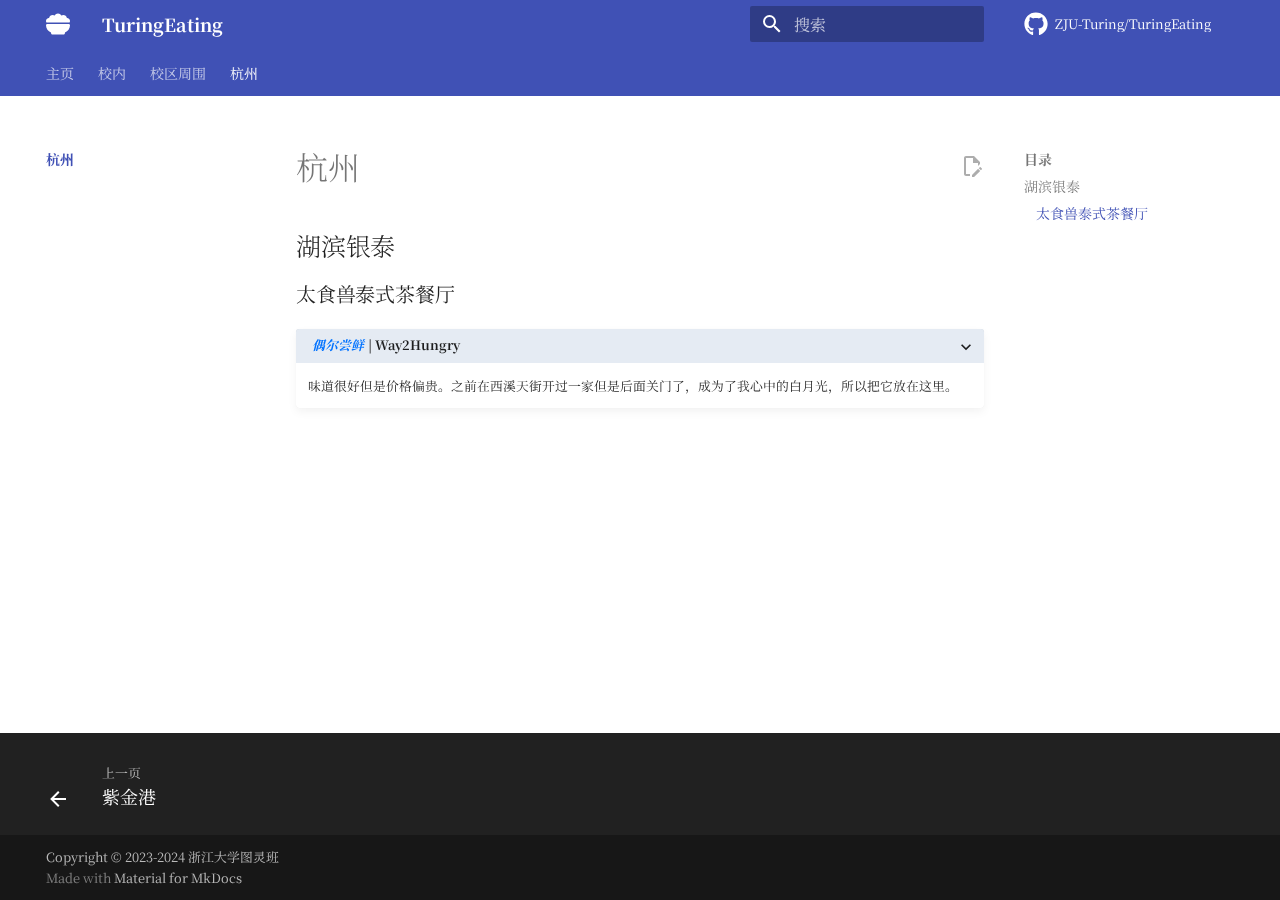
<file: hangzhou/index.html>
<!doctype html>
<html lang="zh" class="no-js">
  <head>
    
      <meta charset="utf-8">
      <meta name="viewport" content="width=device-width,initial-scale=1">
      
        <meta name="description" content="TuringEating">
      
      
      
      
        <link rel="prev" href="../aroundschool/">
      
      
      
      <link rel="icon" href="../images/icon.png">
      <meta name="generator" content="mkdocs-1.6.0, mkdocs-material-9.5.30">
    
    
      
        <title>杭州 - TuringEating</title>
      
    
    
      <link rel="stylesheet" href="../assets/stylesheets/main.3cba04c6.min.css">
      
        
        <link rel="stylesheet" href="../assets/stylesheets/palette.06af60db.min.css">
      
      


    
    
      
    
    
      
        
        
        <link rel="preconnect" href="https://fonts.gstatic.com" crossorigin>
        <link rel="stylesheet" href="https://fonts.googleapis.com/css?family=Noto+Serif+SC:300,300i,400,400i,700,700i%7CRoboto+Mono:400,400i,700,700i&display=fallback">
        <style>:root{--md-text-font:"Noto Serif SC";--md-code-font:"Roboto Mono"}</style>
      
    
    
      <link rel="stylesheet" href="https://fonts.googleapis.com/css?family=Noto+Serif+SC:300,300i,400,400i,700,700i&display=fallback">
    
      <link rel="stylesheet" href="../css/admonition.css">
    
    <script>__md_scope=new URL("..",location),__md_hash=e=>[...e].reduce((e,_)=>(e<<5)-e+_.charCodeAt(0),0),__md_get=(e,_=localStorage,t=__md_scope)=>JSON.parse(_.getItem(t.pathname+"."+e)),__md_set=(e,_,t=localStorage,a=__md_scope)=>{try{t.setItem(a.pathname+"."+e,JSON.stringify(_))}catch(e){}}</script>
    
      

    
    
    
  </head>
  
  
    
    
      
    
    
    
    
    <body dir="ltr" data-md-color-scheme="default" data-md-color-primary="indigo" data-md-color-accent="indigo">
  
    
    <input class="md-toggle" data-md-toggle="drawer" type="checkbox" id="__drawer" autocomplete="off">
    <input class="md-toggle" data-md-toggle="search" type="checkbox" id="__search" autocomplete="off">
    <label class="md-overlay" for="__drawer"></label>
    <div data-md-component="skip">
      
        
        <a href="#_1" class="md-skip">
          跳转至
        </a>
      
    </div>
    <div data-md-component="announce">
      
    </div>
    
    
      

<header class="md-header" data-md-component="header">
  <nav class="md-header__inner md-grid" aria-label="页眉">
    <a href=".." title="TuringEating" class="md-header__button md-logo" aria-label="TuringEating" data-md-component="logo">
      
  
  <svg xmlns="http://www.w3.org/2000/svg" viewBox="0 0 512 512"><!--!Font Awesome Free 6.6.0 by @fontawesome - https://fontawesome.com License - https://fontawesome.com/license/free Copyright 2024 Fonticons, Inc.--><path d="M0 192c0-35.3 28.7-64 64-64c.5 0 1.1 0 1.6 0C73 91.5 105.3 64 144 64c15 0 29 4.1 40.9 11.2C198.2 49.6 225.1 32 256 32s57.8 17.6 71.1 43.2C339 68.1 353 64 368 64c38.7 0 71 27.5 78.4 64c.5 0 1.1 0 1.6 0c35.3 0 64 28.7 64 64c0 11.7-3.1 22.6-8.6 32L8.6 224C3.1 214.6 0 203.7 0 192zm0 91.4C0 268.3 12.3 256 27.4 256l457.1 0c15.1 0 27.4 12.3 27.4 27.4c0 70.5-44.4 130.7-106.7 154.1L403.5 452c-2 16-15.6 28-31.8 28l-231.5 0c-16.1 0-29.8-12-31.8-28l-1.8-14.4C44.4 414.1 0 353.9 0 283.4z"/></svg>

    </a>
    <label class="md-header__button md-icon" for="__drawer">
      
      <svg xmlns="http://www.w3.org/2000/svg" viewBox="0 0 24 24"><path d="M3 6h18v2H3V6m0 5h18v2H3v-2m0 5h18v2H3v-2Z"/></svg>
    </label>
    <div class="md-header__title" data-md-component="header-title">
      <div class="md-header__ellipsis">
        <div class="md-header__topic">
          <span class="md-ellipsis">
            TuringEating
          </span>
        </div>
        <div class="md-header__topic" data-md-component="header-topic">
          <span class="md-ellipsis">
            
              杭州
            
          </span>
        </div>
      </div>
    </div>
    
      
        <form class="md-header__option" data-md-component="palette">
  
    
    
    
    <input class="md-option" data-md-color-media="" data-md-color-scheme="default" data-md-color-primary="indigo" data-md-color-accent="indigo"  aria-hidden="true"  type="radio" name="__palette" id="__palette_0">
    
  
</form>
      
    
    
      <script>var media,input,key,value,palette=__md_get("__palette");if(palette&&palette.color){"(prefers-color-scheme)"===palette.color.media&&(media=matchMedia("(prefers-color-scheme: light)"),input=document.querySelector(media.matches?"[data-md-color-media='(prefers-color-scheme: light)']":"[data-md-color-media='(prefers-color-scheme: dark)']"),palette.color.media=input.getAttribute("data-md-color-media"),palette.color.scheme=input.getAttribute("data-md-color-scheme"),palette.color.primary=input.getAttribute("data-md-color-primary"),palette.color.accent=input.getAttribute("data-md-color-accent"));for([key,value]of Object.entries(palette.color))document.body.setAttribute("data-md-color-"+key,value)}</script>
    
    
    
      <label class="md-header__button md-icon" for="__search">
        
        <svg xmlns="http://www.w3.org/2000/svg" viewBox="0 0 24 24"><path d="M9.5 3A6.5 6.5 0 0 1 16 9.5c0 1.61-.59 3.09-1.56 4.23l.27.27h.79l5 5-1.5 1.5-5-5v-.79l-.27-.27A6.516 6.516 0 0 1 9.5 16 6.5 6.5 0 0 1 3 9.5 6.5 6.5 0 0 1 9.5 3m0 2C7 5 5 7 5 9.5S7 14 9.5 14 14 12 14 9.5 12 5 9.5 5Z"/></svg>
      </label>
      <div class="md-search" data-md-component="search" role="dialog">
  <label class="md-search__overlay" for="__search"></label>
  <div class="md-search__inner" role="search">
    <form class="md-search__form" name="search">
      <input type="text" class="md-search__input" name="query" aria-label="搜索" placeholder="搜索" autocapitalize="off" autocorrect="off" autocomplete="off" spellcheck="false" data-md-component="search-query" required>
      <label class="md-search__icon md-icon" for="__search">
        
        <svg xmlns="http://www.w3.org/2000/svg" viewBox="0 0 24 24"><path d="M9.5 3A6.5 6.5 0 0 1 16 9.5c0 1.61-.59 3.09-1.56 4.23l.27.27h.79l5 5-1.5 1.5-5-5v-.79l-.27-.27A6.516 6.516 0 0 1 9.5 16 6.5 6.5 0 0 1 3 9.5 6.5 6.5 0 0 1 9.5 3m0 2C7 5 5 7 5 9.5S7 14 9.5 14 14 12 14 9.5 12 5 9.5 5Z"/></svg>
        
        <svg xmlns="http://www.w3.org/2000/svg" viewBox="0 0 24 24"><path d="M20 11v2H8l5.5 5.5-1.42 1.42L4.16 12l7.92-7.92L13.5 5.5 8 11h12Z"/></svg>
      </label>
      <nav class="md-search__options" aria-label="查找">
        
        <button type="reset" class="md-search__icon md-icon" title="清空当前内容" aria-label="清空当前内容" tabindex="-1">
          
          <svg xmlns="http://www.w3.org/2000/svg" viewBox="0 0 24 24"><path d="M19 6.41 17.59 5 12 10.59 6.41 5 5 6.41 10.59 12 5 17.59 6.41 19 12 13.41 17.59 19 19 17.59 13.41 12 19 6.41Z"/></svg>
        </button>
      </nav>
      
    </form>
    <div class="md-search__output">
      <div class="md-search__scrollwrap" tabindex="0" data-md-scrollfix>
        <div class="md-search-result" data-md-component="search-result">
          <div class="md-search-result__meta">
            正在初始化搜索引擎
          </div>
          <ol class="md-search-result__list" role="presentation"></ol>
        </div>
      </div>
    </div>
  </div>
</div>
    
    
      <div class="md-header__source">
        <a href="https://github.com/ptiris/TuringEating" title="前往仓库" class="md-source" data-md-component="source">
  <div class="md-source__icon md-icon">
    
    <svg xmlns="http://www.w3.org/2000/svg" viewBox="0 0 496 512"><!--! Font Awesome Free 6.6.0 by @fontawesome - https://fontawesome.com License - https://fontawesome.com/license/free (Icons: CC BY 4.0, Fonts: SIL OFL 1.1, Code: MIT License) Copyright 2024 Fonticons, Inc.--><path d="M165.9 397.4c0 2-2.3 3.6-5.2 3.6-3.3.3-5.6-1.3-5.6-3.6 0-2 2.3-3.6 5.2-3.6 3-.3 5.6 1.3 5.6 3.6zm-31.1-4.5c-.7 2 1.3 4.3 4.3 4.9 2.6 1 5.6 0 6.2-2s-1.3-4.3-4.3-5.2c-2.6-.7-5.5.3-6.2 2.3zm44.2-1.7c-2.9.7-4.9 2.6-4.6 4.9.3 2 2.9 3.3 5.9 2.6 2.9-.7 4.9-2.6 4.6-4.6-.3-1.9-3-3.2-5.9-2.9zM244.8 8C106.1 8 0 113.3 0 252c0 110.9 69.8 205.8 169.5 239.2 12.8 2.3 17.3-5.6 17.3-12.1 0-6.2-.3-40.4-.3-61.4 0 0-70 15-84.7-29.8 0 0-11.4-29.1-27.8-36.6 0 0-22.9-15.7 1.6-15.4 0 0 24.9 2 38.6 25.8 21.9 38.6 58.6 27.5 72.9 20.9 2.3-16 8.8-27.1 16-33.7-55.9-6.2-112.3-14.3-112.3-110.5 0-27.5 7.6-41.3 23.6-58.9-2.6-6.5-11.1-33.3 2.6-67.9 20.9-6.5 69 27 69 27 20-5.6 41.5-8.5 62.8-8.5s42.8 2.9 62.8 8.5c0 0 48.1-33.6 69-27 13.7 34.7 5.2 61.4 2.6 67.9 16 17.7 25.8 31.5 25.8 58.9 0 96.5-58.9 104.2-114.8 110.5 9.2 7.9 17 22.9 17 46.4 0 33.7-.3 75.4-.3 83.6 0 6.5 4.6 14.4 17.3 12.1C428.2 457.8 496 362.9 496 252 496 113.3 383.5 8 244.8 8zM97.2 352.9c-1.3 1-1 3.3.7 5.2 1.6 1.6 3.9 2.3 5.2 1 1.3-1 1-3.3-.7-5.2-1.6-1.6-3.9-2.3-5.2-1zm-10.8-8.1c-.7 1.3.3 2.9 2.3 3.9 1.6 1 3.6.7 4.3-.7.7-1.3-.3-2.9-2.3-3.9-2-.6-3.6-.3-4.3.7zm32.4 35.6c-1.6 1.3-1 4.3 1.3 6.2 2.3 2.3 5.2 2.6 6.5 1 1.3-1.3.7-4.3-1.3-6.2-2.2-2.3-5.2-2.6-6.5-1zm-11.4-14.7c-1.6 1-1.6 3.6 0 5.9 1.6 2.3 4.3 3.3 5.6 2.3 1.6-1.3 1.6-3.9 0-6.2-1.4-2.3-4-3.3-5.6-2z"/></svg>
  </div>
  <div class="md-source__repository">
    ZJU-Turing/TuringEating
  </div>
</a>
      </div>
    
  </nav>
  
</header>
    
    <div class="md-container" data-md-component="container">
      
      
        
          
            
<nav class="md-tabs" aria-label="标签" data-md-component="tabs">
  <div class="md-grid">
    <ul class="md-tabs__list">
      
        
  
  
  
    
    
      <li class="md-tabs__item">
        <a href=".." class="md-tabs__link">
          
  
    
  
  主页

        </a>
      </li>
    
  

      
        
  
  
  
    
    
      <li class="md-tabs__item">
        <a href="../inschool/" class="md-tabs__link">
          
  
    
  
  校内

        </a>
      </li>
    
  

      
        
  
  
  
    
    
      <li class="md-tabs__item">
        <a href="../aroundschool/" class="md-tabs__link">
          
  
    
  
  校区周围

        </a>
      </li>
    
  

      
        
  
  
    
  
  
    
    
      <li class="md-tabs__item md-tabs__item--active">
        <a href="./" class="md-tabs__link">
          
  
    
  
  杭州

        </a>
      </li>
    
  

      
    </ul>
  </div>
</nav>
          
        
      
      <main class="md-main" data-md-component="main">
        <div class="md-main__inner md-grid">
          
            
              
              <div class="md-sidebar md-sidebar--primary" data-md-component="sidebar" data-md-type="navigation" >
                <div class="md-sidebar__scrollwrap">
                  <div class="md-sidebar__inner">
                    


  


<nav class="md-nav md-nav--primary md-nav--lifted" aria-label="导航栏" data-md-level="0">
  <label class="md-nav__title" for="__drawer">
    <a href=".." title="TuringEating" class="md-nav__button md-logo" aria-label="TuringEating" data-md-component="logo">
      
  
  <svg xmlns="http://www.w3.org/2000/svg" viewBox="0 0 512 512"><!--!Font Awesome Free 6.6.0 by @fontawesome - https://fontawesome.com License - https://fontawesome.com/license/free Copyright 2024 Fonticons, Inc.--><path d="M0 192c0-35.3 28.7-64 64-64c.5 0 1.1 0 1.6 0C73 91.5 105.3 64 144 64c15 0 29 4.1 40.9 11.2C198.2 49.6 225.1 32 256 32s57.8 17.6 71.1 43.2C339 68.1 353 64 368 64c38.7 0 71 27.5 78.4 64c.5 0 1.1 0 1.6 0c35.3 0 64 28.7 64 64c0 11.7-3.1 22.6-8.6 32L8.6 224C3.1 214.6 0 203.7 0 192zm0 91.4C0 268.3 12.3 256 27.4 256l457.1 0c15.1 0 27.4 12.3 27.4 27.4c0 70.5-44.4 130.7-106.7 154.1L403.5 452c-2 16-15.6 28-31.8 28l-231.5 0c-16.1 0-29.8-12-31.8-28l-1.8-14.4C44.4 414.1 0 353.9 0 283.4z"/></svg>

    </a>
    TuringEating
  </label>
  
    <div class="md-nav__source">
      <a href="https://github.com/ptiris/TuringEating" title="前往仓库" class="md-source" data-md-component="source">
  <div class="md-source__icon md-icon">
    
    <svg xmlns="http://www.w3.org/2000/svg" viewBox="0 0 496 512"><!--! Font Awesome Free 6.6.0 by @fontawesome - https://fontawesome.com License - https://fontawesome.com/license/free (Icons: CC BY 4.0, Fonts: SIL OFL 1.1, Code: MIT License) Copyright 2024 Fonticons, Inc.--><path d="M165.9 397.4c0 2-2.3 3.6-5.2 3.6-3.3.3-5.6-1.3-5.6-3.6 0-2 2.3-3.6 5.2-3.6 3-.3 5.6 1.3 5.6 3.6zm-31.1-4.5c-.7 2 1.3 4.3 4.3 4.9 2.6 1 5.6 0 6.2-2s-1.3-4.3-4.3-5.2c-2.6-.7-5.5.3-6.2 2.3zm44.2-1.7c-2.9.7-4.9 2.6-4.6 4.9.3 2 2.9 3.3 5.9 2.6 2.9-.7 4.9-2.6 4.6-4.6-.3-1.9-3-3.2-5.9-2.9zM244.8 8C106.1 8 0 113.3 0 252c0 110.9 69.8 205.8 169.5 239.2 12.8 2.3 17.3-5.6 17.3-12.1 0-6.2-.3-40.4-.3-61.4 0 0-70 15-84.7-29.8 0 0-11.4-29.1-27.8-36.6 0 0-22.9-15.7 1.6-15.4 0 0 24.9 2 38.6 25.8 21.9 38.6 58.6 27.5 72.9 20.9 2.3-16 8.8-27.1 16-33.7-55.9-6.2-112.3-14.3-112.3-110.5 0-27.5 7.6-41.3 23.6-58.9-2.6-6.5-11.1-33.3 2.6-67.9 20.9-6.5 69 27 69 27 20-5.6 41.5-8.5 62.8-8.5s42.8 2.9 62.8 8.5c0 0 48.1-33.6 69-27 13.7 34.7 5.2 61.4 2.6 67.9 16 17.7 25.8 31.5 25.8 58.9 0 96.5-58.9 104.2-114.8 110.5 9.2 7.9 17 22.9 17 46.4 0 33.7-.3 75.4-.3 83.6 0 6.5 4.6 14.4 17.3 12.1C428.2 457.8 496 362.9 496 252 496 113.3 383.5 8 244.8 8zM97.2 352.9c-1.3 1-1 3.3.7 5.2 1.6 1.6 3.9 2.3 5.2 1 1.3-1 1-3.3-.7-5.2-1.6-1.6-3.9-2.3-5.2-1zm-10.8-8.1c-.7 1.3.3 2.9 2.3 3.9 1.6 1 3.6.7 4.3-.7.7-1.3-.3-2.9-2.3-3.9-2-.6-3.6-.3-4.3.7zm32.4 35.6c-1.6 1.3-1 4.3 1.3 6.2 2.3 2.3 5.2 2.6 6.5 1 1.3-1.3.7-4.3-1.3-6.2-2.2-2.3-5.2-2.6-6.5-1zm-11.4-14.7c-1.6 1-1.6 3.6 0 5.9 1.6 2.3 4.3 3.3 5.6 2.3 1.6-1.3 1.6-3.9 0-6.2-1.4-2.3-4-3.3-5.6-2z"/></svg>
  </div>
  <div class="md-source__repository">
    ZJU-Turing/TuringEating
  </div>
</a>
    </div>
  
  <ul class="md-nav__list" data-md-scrollfix>
    
      
      
  
  
  
  
    
    
      
        
          
        
      
        
      
    
    
      
      
        
      
    
    
    <li class="md-nav__item md-nav__item--nested">
      
        
        
        <input class="md-nav__toggle md-toggle " type="checkbox" id="__nav_1" >
        
          
          
          <div class="md-nav__link md-nav__container">
            <a href=".." class="md-nav__link ">
              
  
  <span class="md-ellipsis">
    主页
  </span>
  

            </a>
            
              
              <label class="md-nav__link " for="__nav_1" id="__nav_1_label" tabindex="0">
                <span class="md-nav__icon md-icon"></span>
              </label>
            
          </div>
        
        <nav class="md-nav" data-md-level="1" aria-labelledby="__nav_1_label" aria-expanded="false">
          <label class="md-nav__title" for="__nav_1">
            <span class="md-nav__icon md-icon"></span>
            主页
          </label>
          <ul class="md-nav__list" data-md-scrollfix>
            
              
            
              
                
  
  
  
  
    <li class="md-nav__item">
      <a href="../contributing/" class="md-nav__link">
        
  
  <span class="md-ellipsis">
    贡献指南
  </span>
  

      </a>
    </li>
  

              
            
          </ul>
        </nav>
      
    </li>
  

    
      
      
  
  
  
  
    
    
      
        
          
        
      
    
    
      
      
        
      
    
    
    <li class="md-nav__item md-nav__item--nested">
      
        
        
        <input class="md-nav__toggle md-toggle " type="checkbox" id="__nav_2" >
        
          
          
          <div class="md-nav__link md-nav__container">
            <a href="../inschool/" class="md-nav__link ">
              
  
  <span class="md-ellipsis">
    校内
  </span>
  

            </a>
            
          </div>
        
        <nav class="md-nav" data-md-level="1" aria-labelledby="__nav_2_label" aria-expanded="false">
          <label class="md-nav__title" for="__nav_2">
            <span class="md-nav__icon md-icon"></span>
            校内
          </label>
          <ul class="md-nav__list" data-md-scrollfix>
            
              
            
          </ul>
        </nav>
      
    </li>
  

    
      
      
  
  
  
  
    
    
      
        
          
        
      
    
    
      
      
        
      
    
    
    <li class="md-nav__item md-nav__item--nested">
      
        
        
        <input class="md-nav__toggle md-toggle " type="checkbox" id="__nav_3" >
        
          
          
          <div class="md-nav__link md-nav__container">
            <a href="../aroundschool/" class="md-nav__link ">
              
  
  <span class="md-ellipsis">
    校区周围
  </span>
  

            </a>
            
          </div>
        
        <nav class="md-nav" data-md-level="1" aria-labelledby="__nav_3_label" aria-expanded="false">
          <label class="md-nav__title" for="__nav_3">
            <span class="md-nav__icon md-icon"></span>
            校区周围
          </label>
          <ul class="md-nav__list" data-md-scrollfix>
            
              
            
          </ul>
        </nav>
      
    </li>
  

    
      
      
  
  
    
  
  
  
    
    
      
        
          
        
      
    
    
      
        
        
      
      
        
      
    
    
    <li class="md-nav__item md-nav__item--active md-nav__item--section md-nav__item--nested">
      
        
        
        <input class="md-nav__toggle md-toggle " type="checkbox" id="__nav_4" checked>
        
          
          
          <div class="md-nav__link md-nav__container">
            <a href="./" class="md-nav__link md-nav__link--active">
              
  
  <span class="md-ellipsis">
    杭州
  </span>
  

            </a>
            
          </div>
        
        <nav class="md-nav" data-md-level="1" aria-labelledby="__nav_4_label" aria-expanded="true">
          <label class="md-nav__title" for="__nav_4">
            <span class="md-nav__icon md-icon"></span>
            杭州
          </label>
          <ul class="md-nav__list" data-md-scrollfix>
            
              
            
          </ul>
        </nav>
      
    </li>
  

    
  </ul>
</nav>
                  </div>
                </div>
              </div>
            
            
              
              <div class="md-sidebar md-sidebar--secondary" data-md-component="sidebar" data-md-type="toc" >
                <div class="md-sidebar__scrollwrap">
                  <div class="md-sidebar__inner">
                    

<nav class="md-nav md-nav--secondary" aria-label="目录">
  
  
  
    
  
  
    <label class="md-nav__title" for="__toc">
      <span class="md-nav__icon md-icon"></span>
      目录
    </label>
    <ul class="md-nav__list" data-md-component="toc" data-md-scrollfix>
      
        <li class="md-nav__item">
  <a href="#_2" class="md-nav__link">
    <span class="md-ellipsis">
      湖滨银泰
    </span>
  </a>
  
    <nav class="md-nav" aria-label="湖滨银泰">
      <ul class="md-nav__list">
        
          <li class="md-nav__item">
  <a href="#_3" class="md-nav__link">
    <span class="md-ellipsis">
      太食兽泰式茶餐厅
    </span>
  </a>
  
</li>
        
      </ul>
    </nav>
  
</li>
      
    </ul>
  
</nav>
                  </div>
                </div>
              </div>
            
          
          
            <div class="md-content" data-md-component="content">
              <article class="md-content__inner md-typeset">
                
                  

  
    <a href="https://github.com/ptiris/TuringEating/edit/master/docs/hangzhou/index.md" title="编辑此页" class="md-content__button md-icon">
      
      <svg xmlns="http://www.w3.org/2000/svg" viewBox="0 0 24 24"><path d="M10 20H6V4h7v5h5v3.1l2-2V8l-6-6H6c-1.1 0-2 .9-2 2v16c0 1.1.9 2 2 2h4v-2m10.2-7c.1 0 .3.1.4.2l1.3 1.3c.2.2.2.6 0 .8l-1 1-2.1-2.1 1-1c.1-.1.2-.2.4-.2m0 3.9L14.1 23H12v-2.1l6.1-6.1 2.1 2.1Z"/></svg>
    </a>
  
  


<h1 id="_1">杭州<a class="headerlink" href="#_1" title="Permanent link">&para;</a></h1>
<h2 id="_2">湖滨银泰<a class="headerlink" href="#_2" title="Permanent link">&para;</a></h2>
<h3 id="_3">太食兽泰式茶餐厅<a class="headerlink" href="#_3" title="Permanent link">&para;</a></h3>
<details class="comments" open="open">
<summary><em>偶尔尝鲜</em> | Way2Hungry</summary>
<p>味道很好但是价格偏贵。之前在西溪天街开过一家但是后面关门了，成为了我心中的白月光，所以把它放在这里。</p>
</details>












                
              </article>
            </div>
          
          
<script>var target=document.getElementById(location.hash.slice(1));target&&target.name&&(target.checked=target.name.startsWith("__tabbed_"))</script>
        </div>
        
          <button type="button" class="md-top md-icon" data-md-component="top" hidden>
  
  <svg xmlns="http://www.w3.org/2000/svg" viewBox="0 0 24 24"><path d="M13 20h-2V8l-5.5 5.5-1.42-1.42L12 4.16l7.92 7.92-1.42 1.42L13 8v12Z"/></svg>
  回到页面顶部
</button>
        
      </main>
      
        <footer class="md-footer">
  
    
      
      <nav class="md-footer__inner md-grid" aria-label="页脚" >
        
          
          <a href="../aroundschool/" class="md-footer__link md-footer__link--prev" aria-label="上一页: 紫金港">
            <div class="md-footer__button md-icon">
              
              <svg xmlns="http://www.w3.org/2000/svg" viewBox="0 0 24 24"><path d="M20 11v2H8l5.5 5.5-1.42 1.42L4.16 12l7.92-7.92L13.5 5.5 8 11h12Z"/></svg>
            </div>
            <div class="md-footer__title">
              <span class="md-footer__direction">
                上一页
              </span>
              <div class="md-ellipsis">
                紫金港
              </div>
            </div>
          </a>
        
        
      </nav>
    
  
  <div class="md-footer-meta md-typeset">
    <div class="md-footer-meta__inner md-grid">
      <div class="md-copyright">
  
    <div class="md-copyright__highlight">
      Copyright &copy; 2023-2024 浙江大学图灵班
    </div>
  
  
    Made with
    <a href="https://squidfunk.github.io/mkdocs-material/" target="_blank" rel="noopener">
      Material for MkDocs
    </a>
  
</div>
      
    </div>
  </div>
</footer>
      
    </div>
    <div class="md-dialog" data-md-component="dialog">
      <div class="md-dialog__inner md-typeset"></div>
    </div>
    
    
    <script id="__config" type="application/json">{"base": "..", "features": ["content.code.annotate", "content.action.edit", "navigation.tracking", "navigation.top", "navigation.tabs", "navigation.footer", "navigation.indexes", "navigation.sections"], "search": "../assets/javascripts/workers/search.b8dbb3d2.min.js", "translations": {"clipboard.copied": "\u5df2\u590d\u5236", "clipboard.copy": "\u590d\u5236", "search.result.more.one": "\u5728\u8be5\u9875\u4e0a\u8fd8\u6709 1 \u4e2a\u7b26\u5408\u6761\u4ef6\u7684\u7ed3\u679c", "search.result.more.other": "\u5728\u8be5\u9875\u4e0a\u8fd8\u6709 # \u4e2a\u7b26\u5408\u6761\u4ef6\u7684\u7ed3\u679c", "search.result.none": "\u6ca1\u6709\u627e\u5230\u7b26\u5408\u6761\u4ef6\u7684\u7ed3\u679c", "search.result.one": "\u627e\u5230 1 \u4e2a\u7b26\u5408\u6761\u4ef6\u7684\u7ed3\u679c", "search.result.other": "# \u4e2a\u7b26\u5408\u6761\u4ef6\u7684\u7ed3\u679c", "search.result.placeholder": "\u952e\u5165\u4ee5\u5f00\u59cb\u641c\u7d22", "search.result.term.missing": "\u7f3a\u5c11", "select.version": "\u9009\u62e9\u5f53\u524d\u7248\u672c"}}</script>
    
    
      <script src="../assets/javascripts/bundle.fe8b6f2b.min.js"></script>
      
        <script src="../js/katex.js"></script>
      
    
  </body>
</html>
</file>
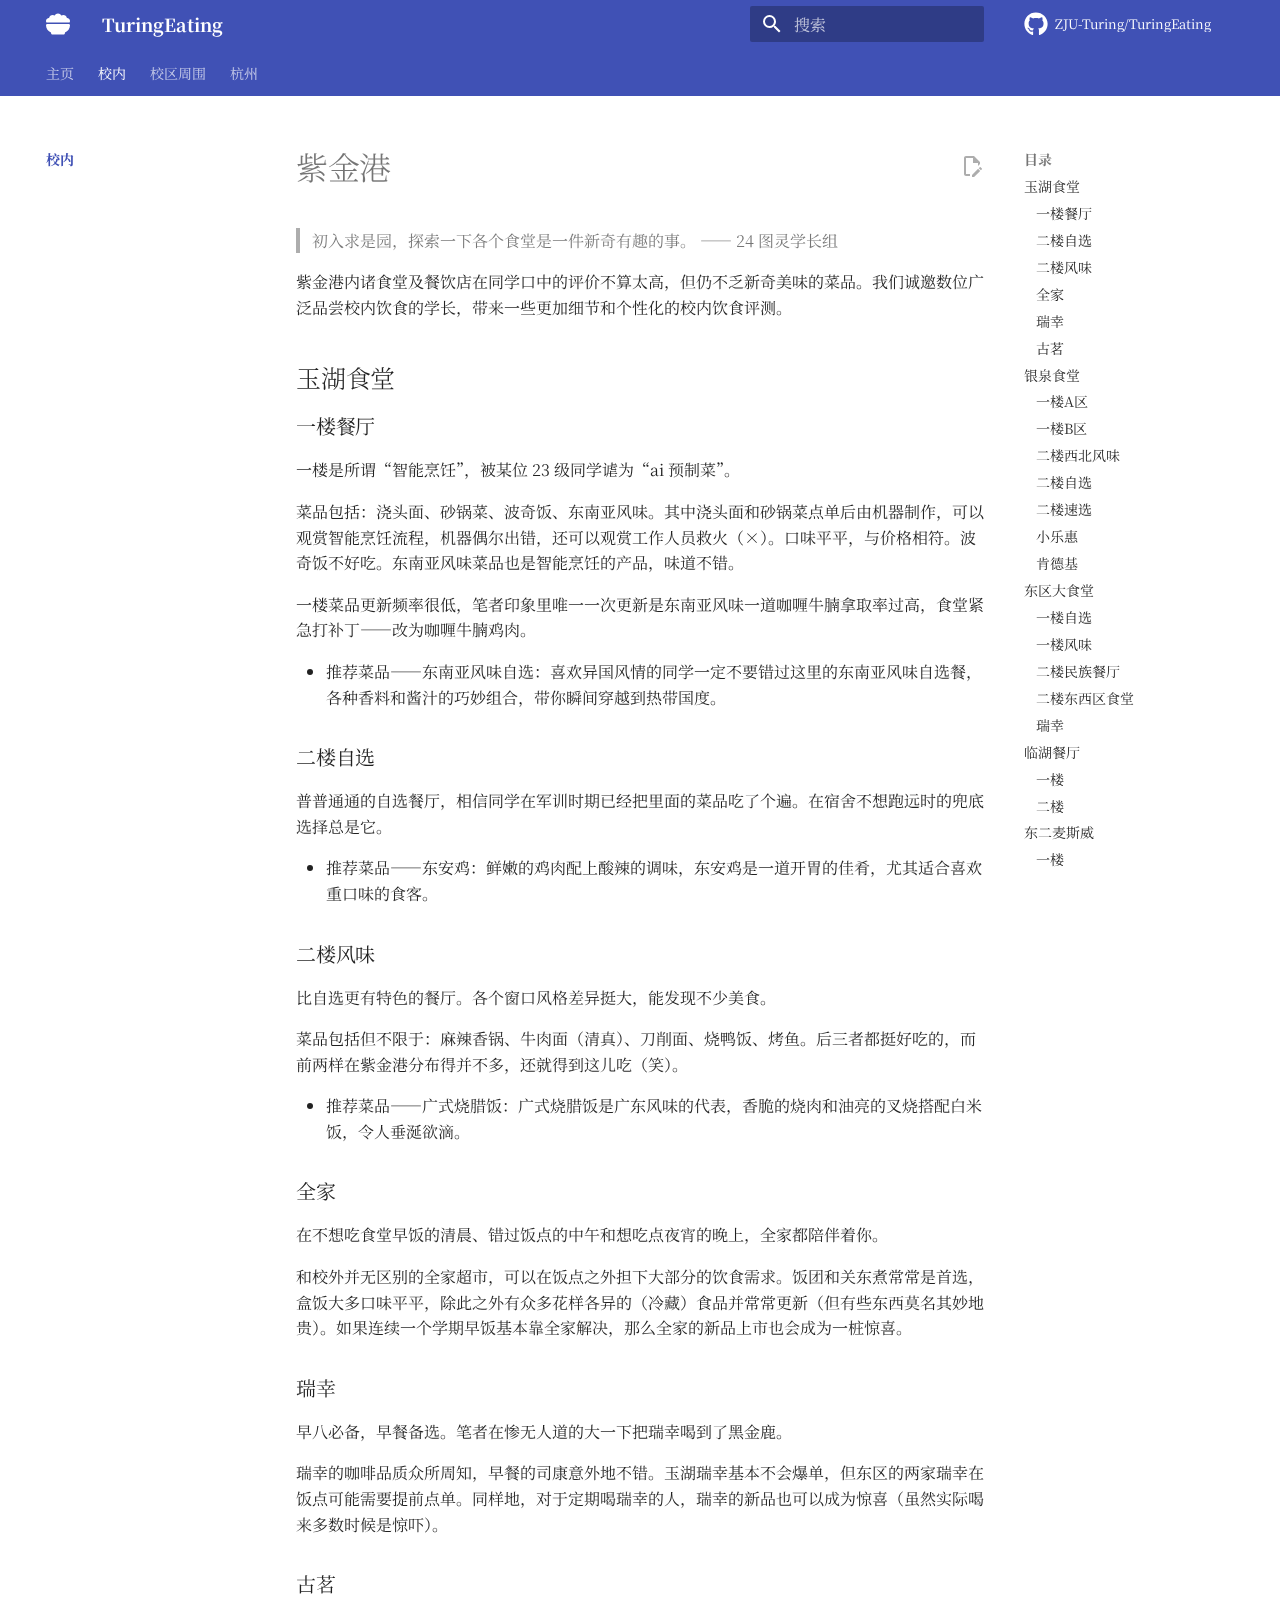
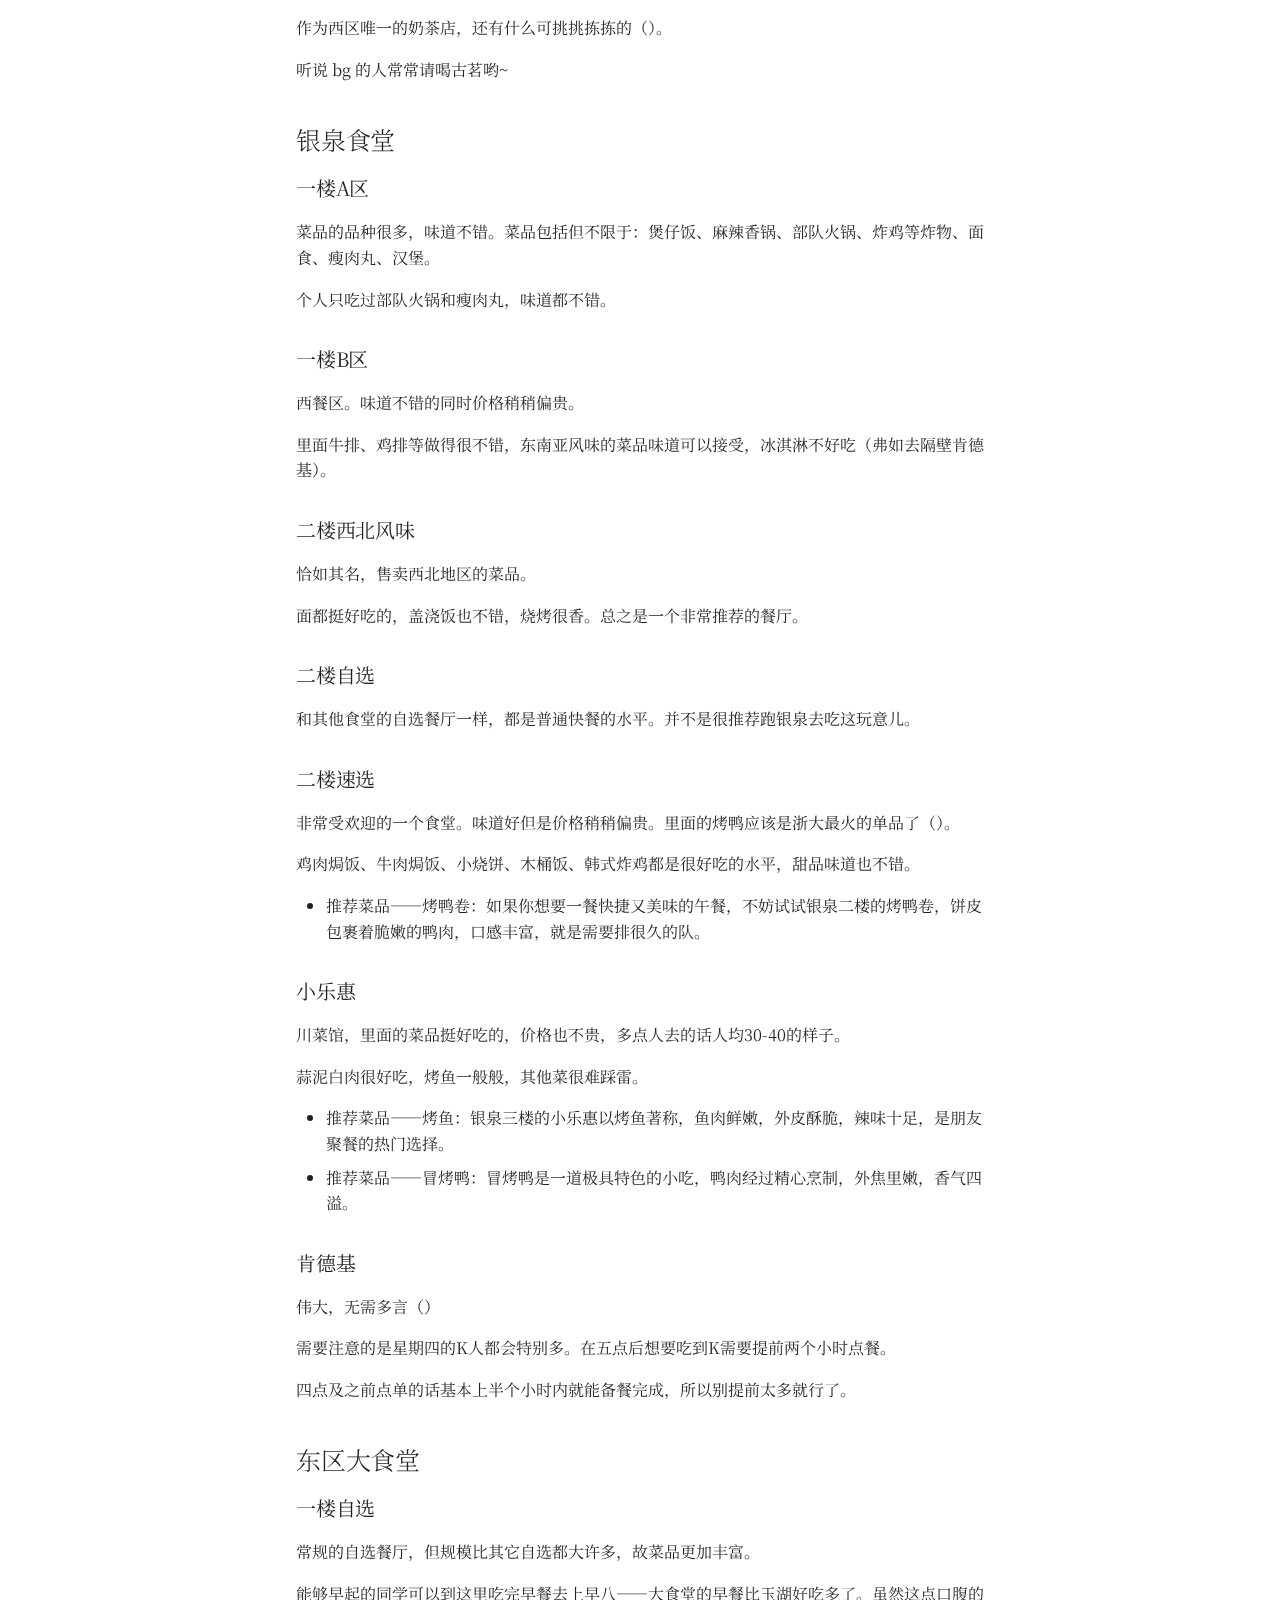
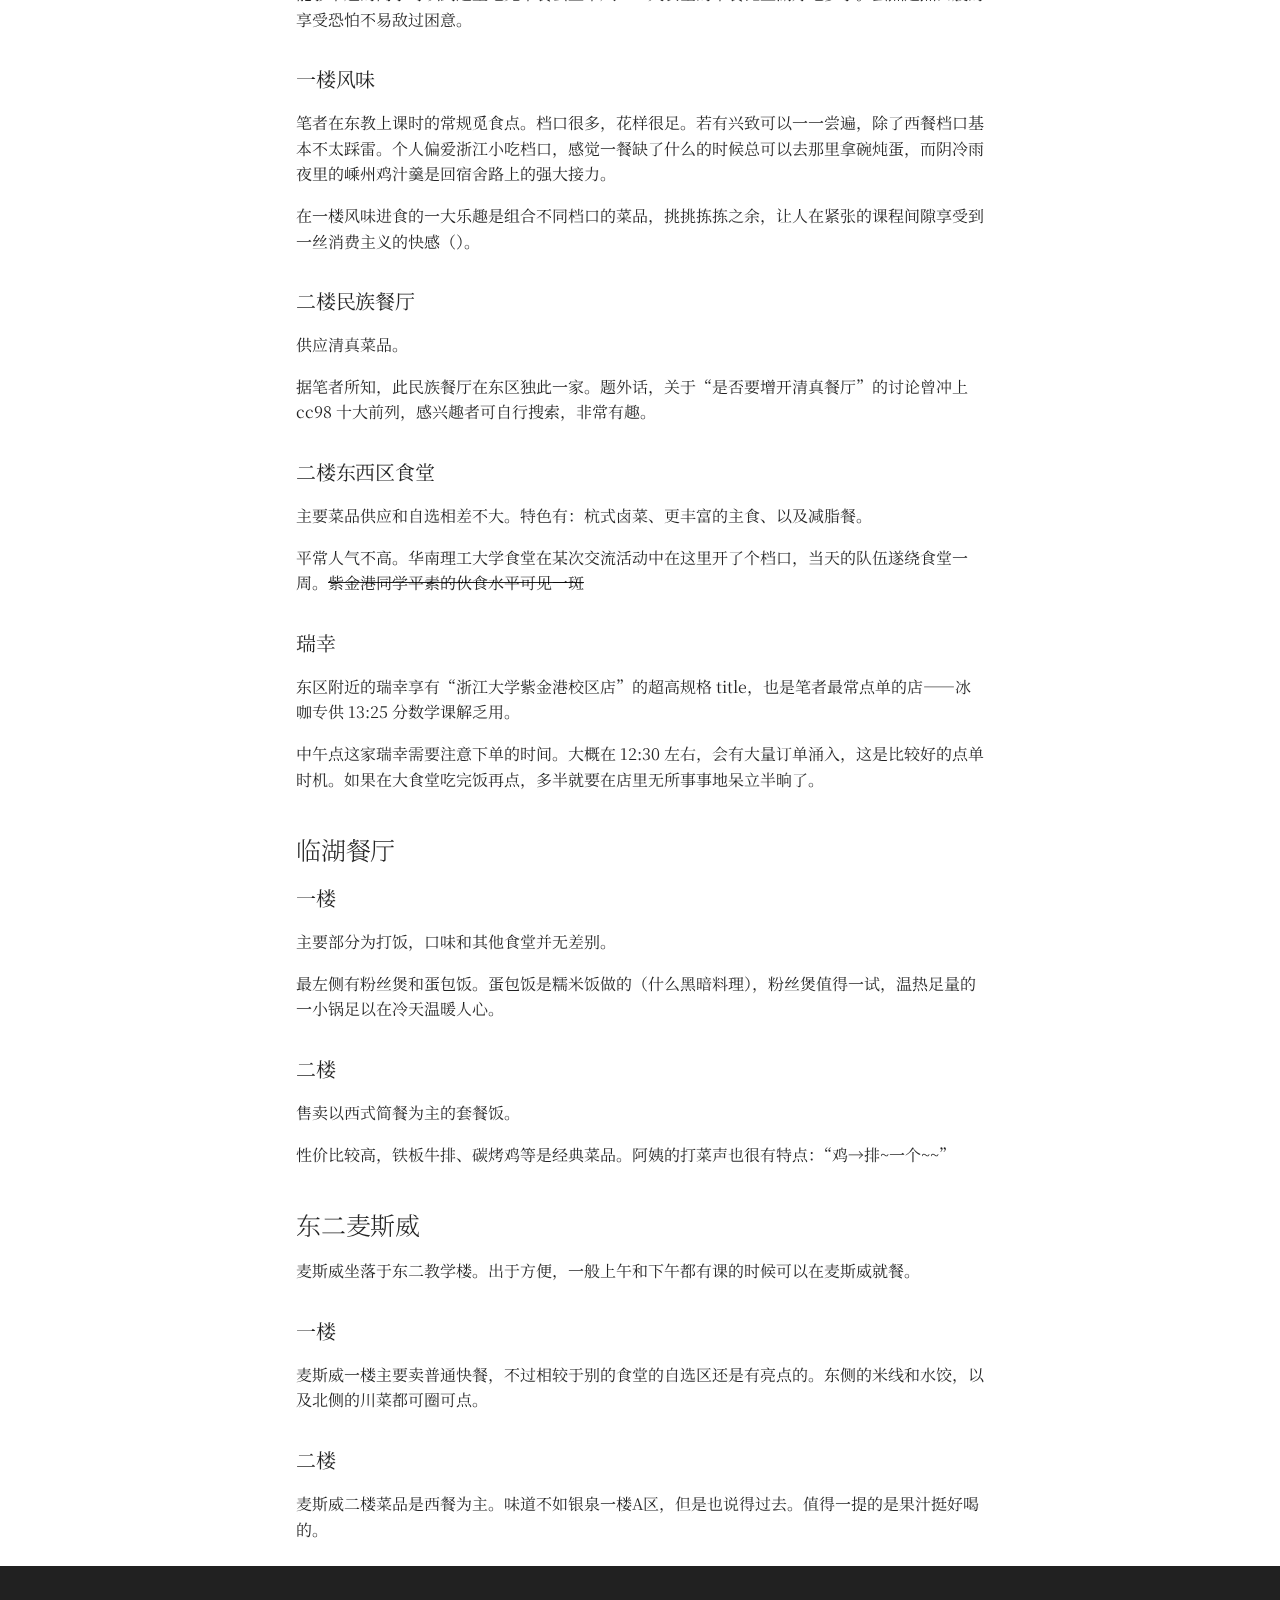
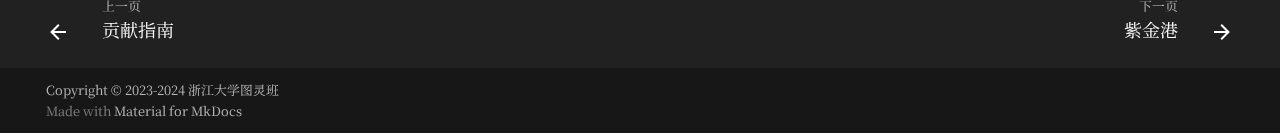
<file: inschool/index.html>
<!doctype html>
<html lang="zh" class="no-js">
  <head>
    
      <meta charset="utf-8">
      <meta name="viewport" content="width=device-width,initial-scale=1">
      
        <meta name="description" content="TuringEating">
      
      
      
      
        <link rel="prev" href="../contributing/">
      
      
        <link rel="next" href="../aroundschool/">
      
      
      <link rel="icon" href="../images/icon.png">
      <meta name="generator" content="mkdocs-1.6.0, mkdocs-material-9.5.30">
    
    
      
        <title>紫金港 - TuringEating</title>
      
    
    
      <link rel="stylesheet" href="../assets/stylesheets/main.3cba04c6.min.css">
      
        
        <link rel="stylesheet" href="../assets/stylesheets/palette.06af60db.min.css">
      
      


    
    
      
    
    
      
        
        
        <link rel="preconnect" href="https://fonts.gstatic.com" crossorigin>
        <link rel="stylesheet" href="https://fonts.googleapis.com/css?family=Noto+Serif+SC:300,300i,400,400i,700,700i%7CRoboto+Mono:400,400i,700,700i&display=fallback">
        <style>:root{--md-text-font:"Noto Serif SC";--md-code-font:"Roboto Mono"}</style>
      
    
    
      <link rel="stylesheet" href="https://fonts.googleapis.com/css?family=Noto+Serif+SC:300,300i,400,400i,700,700i&display=fallback">
    
      <link rel="stylesheet" href="../css/admonition.css">
    
    <script>__md_scope=new URL("..",location),__md_hash=e=>[...e].reduce((e,_)=>(e<<5)-e+_.charCodeAt(0),0),__md_get=(e,_=localStorage,t=__md_scope)=>JSON.parse(_.getItem(t.pathname+"."+e)),__md_set=(e,_,t=localStorage,a=__md_scope)=>{try{t.setItem(a.pathname+"."+e,JSON.stringify(_))}catch(e){}}</script>
    
      

    
    
    
  </head>
  
  
    
    
      
    
    
    
    
    <body dir="ltr" data-md-color-scheme="default" data-md-color-primary="indigo" data-md-color-accent="indigo">
  
    
    <input class="md-toggle" data-md-toggle="drawer" type="checkbox" id="__drawer" autocomplete="off">
    <input class="md-toggle" data-md-toggle="search" type="checkbox" id="__search" autocomplete="off">
    <label class="md-overlay" for="__drawer"></label>
    <div data-md-component="skip">
      
        
        <a href="#_1" class="md-skip">
          跳转至
        </a>
      
    </div>
    <div data-md-component="announce">
      
    </div>
    
    
      

<header class="md-header" data-md-component="header">
  <nav class="md-header__inner md-grid" aria-label="页眉">
    <a href=".." title="TuringEating" class="md-header__button md-logo" aria-label="TuringEating" data-md-component="logo">
      
  
  <svg xmlns="http://www.w3.org/2000/svg" viewBox="0 0 512 512"><!--!Font Awesome Free 6.6.0 by @fontawesome - https://fontawesome.com License - https://fontawesome.com/license/free Copyright 2024 Fonticons, Inc.--><path d="M0 192c0-35.3 28.7-64 64-64c.5 0 1.1 0 1.6 0C73 91.5 105.3 64 144 64c15 0 29 4.1 40.9 11.2C198.2 49.6 225.1 32 256 32s57.8 17.6 71.1 43.2C339 68.1 353 64 368 64c38.7 0 71 27.5 78.4 64c.5 0 1.1 0 1.6 0c35.3 0 64 28.7 64 64c0 11.7-3.1 22.6-8.6 32L8.6 224C3.1 214.6 0 203.7 0 192zm0 91.4C0 268.3 12.3 256 27.4 256l457.1 0c15.1 0 27.4 12.3 27.4 27.4c0 70.5-44.4 130.7-106.7 154.1L403.5 452c-2 16-15.6 28-31.8 28l-231.5 0c-16.1 0-29.8-12-31.8-28l-1.8-14.4C44.4 414.1 0 353.9 0 283.4z"/></svg>

    </a>
    <label class="md-header__button md-icon" for="__drawer">
      
      <svg xmlns="http://www.w3.org/2000/svg" viewBox="0 0 24 24"><path d="M3 6h18v2H3V6m0 5h18v2H3v-2m0 5h18v2H3v-2Z"/></svg>
    </label>
    <div class="md-header__title" data-md-component="header-title">
      <div class="md-header__ellipsis">
        <div class="md-header__topic">
          <span class="md-ellipsis">
            TuringEating
          </span>
        </div>
        <div class="md-header__topic" data-md-component="header-topic">
          <span class="md-ellipsis">
            
              紫金港
            
          </span>
        </div>
      </div>
    </div>
    
      
        <form class="md-header__option" data-md-component="palette">
  
    
    
    
    <input class="md-option" data-md-color-media="" data-md-color-scheme="default" data-md-color-primary="indigo" data-md-color-accent="indigo"  aria-hidden="true"  type="radio" name="__palette" id="__palette_0">
    
  
</form>
      
    
    
      <script>var media,input,key,value,palette=__md_get("__palette");if(palette&&palette.color){"(prefers-color-scheme)"===palette.color.media&&(media=matchMedia("(prefers-color-scheme: light)"),input=document.querySelector(media.matches?"[data-md-color-media='(prefers-color-scheme: light)']":"[data-md-color-media='(prefers-color-scheme: dark)']"),palette.color.media=input.getAttribute("data-md-color-media"),palette.color.scheme=input.getAttribute("data-md-color-scheme"),palette.color.primary=input.getAttribute("data-md-color-primary"),palette.color.accent=input.getAttribute("data-md-color-accent"));for([key,value]of Object.entries(palette.color))document.body.setAttribute("data-md-color-"+key,value)}</script>
    
    
    
      <label class="md-header__button md-icon" for="__search">
        
        <svg xmlns="http://www.w3.org/2000/svg" viewBox="0 0 24 24"><path d="M9.5 3A6.5 6.5 0 0 1 16 9.5c0 1.61-.59 3.09-1.56 4.23l.27.27h.79l5 5-1.5 1.5-5-5v-.79l-.27-.27A6.516 6.516 0 0 1 9.5 16 6.5 6.5 0 0 1 3 9.5 6.5 6.5 0 0 1 9.5 3m0 2C7 5 5 7 5 9.5S7 14 9.5 14 14 12 14 9.5 12 5 9.5 5Z"/></svg>
      </label>
      <div class="md-search" data-md-component="search" role="dialog">
  <label class="md-search__overlay" for="__search"></label>
  <div class="md-search__inner" role="search">
    <form class="md-search__form" name="search">
      <input type="text" class="md-search__input" name="query" aria-label="搜索" placeholder="搜索" autocapitalize="off" autocorrect="off" autocomplete="off" spellcheck="false" data-md-component="search-query" required>
      <label class="md-search__icon md-icon" for="__search">
        
        <svg xmlns="http://www.w3.org/2000/svg" viewBox="0 0 24 24"><path d="M9.5 3A6.5 6.5 0 0 1 16 9.5c0 1.61-.59 3.09-1.56 4.23l.27.27h.79l5 5-1.5 1.5-5-5v-.79l-.27-.27A6.516 6.516 0 0 1 9.5 16 6.5 6.5 0 0 1 3 9.5 6.5 6.5 0 0 1 9.5 3m0 2C7 5 5 7 5 9.5S7 14 9.5 14 14 12 14 9.5 12 5 9.5 5Z"/></svg>
        
        <svg xmlns="http://www.w3.org/2000/svg" viewBox="0 0 24 24"><path d="M20 11v2H8l5.5 5.5-1.42 1.42L4.16 12l7.92-7.92L13.5 5.5 8 11h12Z"/></svg>
      </label>
      <nav class="md-search__options" aria-label="查找">
        
        <button type="reset" class="md-search__icon md-icon" title="清空当前内容" aria-label="清空当前内容" tabindex="-1">
          
          <svg xmlns="http://www.w3.org/2000/svg" viewBox="0 0 24 24"><path d="M19 6.41 17.59 5 12 10.59 6.41 5 5 6.41 10.59 12 5 17.59 6.41 19 12 13.41 17.59 19 19 17.59 13.41 12 19 6.41Z"/></svg>
        </button>
      </nav>
      
    </form>
    <div class="md-search__output">
      <div class="md-search__scrollwrap" tabindex="0" data-md-scrollfix>
        <div class="md-search-result" data-md-component="search-result">
          <div class="md-search-result__meta">
            正在初始化搜索引擎
          </div>
          <ol class="md-search-result__list" role="presentation"></ol>
        </div>
      </div>
    </div>
  </div>
</div>
    
    
      <div class="md-header__source">
        <a href="https://github.com/ptiris/TuringEating" title="前往仓库" class="md-source" data-md-component="source">
  <div class="md-source__icon md-icon">
    
    <svg xmlns="http://www.w3.org/2000/svg" viewBox="0 0 496 512"><!--! Font Awesome Free 6.6.0 by @fontawesome - https://fontawesome.com License - https://fontawesome.com/license/free (Icons: CC BY 4.0, Fonts: SIL OFL 1.1, Code: MIT License) Copyright 2024 Fonticons, Inc.--><path d="M165.9 397.4c0 2-2.3 3.6-5.2 3.6-3.3.3-5.6-1.3-5.6-3.6 0-2 2.3-3.6 5.2-3.6 3-.3 5.6 1.3 5.6 3.6zm-31.1-4.5c-.7 2 1.3 4.3 4.3 4.9 2.6 1 5.6 0 6.2-2s-1.3-4.3-4.3-5.2c-2.6-.7-5.5.3-6.2 2.3zm44.2-1.7c-2.9.7-4.9 2.6-4.6 4.9.3 2 2.9 3.3 5.9 2.6 2.9-.7 4.9-2.6 4.6-4.6-.3-1.9-3-3.2-5.9-2.9zM244.8 8C106.1 8 0 113.3 0 252c0 110.9 69.8 205.8 169.5 239.2 12.8 2.3 17.3-5.6 17.3-12.1 0-6.2-.3-40.4-.3-61.4 0 0-70 15-84.7-29.8 0 0-11.4-29.1-27.8-36.6 0 0-22.9-15.7 1.6-15.4 0 0 24.9 2 38.6 25.8 21.9 38.6 58.6 27.5 72.9 20.9 2.3-16 8.8-27.1 16-33.7-55.9-6.2-112.3-14.3-112.3-110.5 0-27.5 7.6-41.3 23.6-58.9-2.6-6.5-11.1-33.3 2.6-67.9 20.9-6.5 69 27 69 27 20-5.6 41.5-8.5 62.8-8.5s42.8 2.9 62.8 8.5c0 0 48.1-33.6 69-27 13.7 34.7 5.2 61.4 2.6 67.9 16 17.7 25.8 31.5 25.8 58.9 0 96.5-58.9 104.2-114.8 110.5 9.2 7.9 17 22.9 17 46.4 0 33.7-.3 75.4-.3 83.6 0 6.5 4.6 14.4 17.3 12.1C428.2 457.8 496 362.9 496 252 496 113.3 383.5 8 244.8 8zM97.2 352.9c-1.3 1-1 3.3.7 5.2 1.6 1.6 3.9 2.3 5.2 1 1.3-1 1-3.3-.7-5.2-1.6-1.6-3.9-2.3-5.2-1zm-10.8-8.1c-.7 1.3.3 2.9 2.3 3.9 1.6 1 3.6.7 4.3-.7.7-1.3-.3-2.9-2.3-3.9-2-.6-3.6-.3-4.3.7zm32.4 35.6c-1.6 1.3-1 4.3 1.3 6.2 2.3 2.3 5.2 2.6 6.5 1 1.3-1.3.7-4.3-1.3-6.2-2.2-2.3-5.2-2.6-6.5-1zm-11.4-14.7c-1.6 1-1.6 3.6 0 5.9 1.6 2.3 4.3 3.3 5.6 2.3 1.6-1.3 1.6-3.9 0-6.2-1.4-2.3-4-3.3-5.6-2z"/></svg>
  </div>
  <div class="md-source__repository">
    ZJU-Turing/TuringEating
  </div>
</a>
      </div>
    
  </nav>
  
</header>
    
    <div class="md-container" data-md-component="container">
      
      
        
          
            
<nav class="md-tabs" aria-label="标签" data-md-component="tabs">
  <div class="md-grid">
    <ul class="md-tabs__list">
      
        
  
  
  
    
    
      <li class="md-tabs__item">
        <a href=".." class="md-tabs__link">
          
  
    
  
  主页

        </a>
      </li>
    
  

      
        
  
  
    
  
  
    
    
      <li class="md-tabs__item md-tabs__item--active">
        <a href="./" class="md-tabs__link">
          
  
    
  
  校内

        </a>
      </li>
    
  

      
        
  
  
  
    
    
      <li class="md-tabs__item">
        <a href="../aroundschool/" class="md-tabs__link">
          
  
    
  
  校区周围

        </a>
      </li>
    
  

      
        
  
  
  
    
    
      <li class="md-tabs__item">
        <a href="../hangzhou/" class="md-tabs__link">
          
  
    
  
  杭州

        </a>
      </li>
    
  

      
    </ul>
  </div>
</nav>
          
        
      
      <main class="md-main" data-md-component="main">
        <div class="md-main__inner md-grid">
          
            
              
              <div class="md-sidebar md-sidebar--primary" data-md-component="sidebar" data-md-type="navigation" >
                <div class="md-sidebar__scrollwrap">
                  <div class="md-sidebar__inner">
                    


  


<nav class="md-nav md-nav--primary md-nav--lifted" aria-label="导航栏" data-md-level="0">
  <label class="md-nav__title" for="__drawer">
    <a href=".." title="TuringEating" class="md-nav__button md-logo" aria-label="TuringEating" data-md-component="logo">
      
  
  <svg xmlns="http://www.w3.org/2000/svg" viewBox="0 0 512 512"><!--!Font Awesome Free 6.6.0 by @fontawesome - https://fontawesome.com License - https://fontawesome.com/license/free Copyright 2024 Fonticons, Inc.--><path d="M0 192c0-35.3 28.7-64 64-64c.5 0 1.1 0 1.6 0C73 91.5 105.3 64 144 64c15 0 29 4.1 40.9 11.2C198.2 49.6 225.1 32 256 32s57.8 17.6 71.1 43.2C339 68.1 353 64 368 64c38.7 0 71 27.5 78.4 64c.5 0 1.1 0 1.6 0c35.3 0 64 28.7 64 64c0 11.7-3.1 22.6-8.6 32L8.6 224C3.1 214.6 0 203.7 0 192zm0 91.4C0 268.3 12.3 256 27.4 256l457.1 0c15.1 0 27.4 12.3 27.4 27.4c0 70.5-44.4 130.7-106.7 154.1L403.5 452c-2 16-15.6 28-31.8 28l-231.5 0c-16.1 0-29.8-12-31.8-28l-1.8-14.4C44.4 414.1 0 353.9 0 283.4z"/></svg>

    </a>
    TuringEating
  </label>
  
    <div class="md-nav__source">
      <a href="https://github.com/ptiris/TuringEating" title="前往仓库" class="md-source" data-md-component="source">
  <div class="md-source__icon md-icon">
    
    <svg xmlns="http://www.w3.org/2000/svg" viewBox="0 0 496 512"><!--! Font Awesome Free 6.6.0 by @fontawesome - https://fontawesome.com License - https://fontawesome.com/license/free (Icons: CC BY 4.0, Fonts: SIL OFL 1.1, Code: MIT License) Copyright 2024 Fonticons, Inc.--><path d="M165.9 397.4c0 2-2.3 3.6-5.2 3.6-3.3.3-5.6-1.3-5.6-3.6 0-2 2.3-3.6 5.2-3.6 3-.3 5.6 1.3 5.6 3.6zm-31.1-4.5c-.7 2 1.3 4.3 4.3 4.9 2.6 1 5.6 0 6.2-2s-1.3-4.3-4.3-5.2c-2.6-.7-5.5.3-6.2 2.3zm44.2-1.7c-2.9.7-4.9 2.6-4.6 4.9.3 2 2.9 3.3 5.9 2.6 2.9-.7 4.9-2.6 4.6-4.6-.3-1.9-3-3.2-5.9-2.9zM244.8 8C106.1 8 0 113.3 0 252c0 110.9 69.8 205.8 169.5 239.2 12.8 2.3 17.3-5.6 17.3-12.1 0-6.2-.3-40.4-.3-61.4 0 0-70 15-84.7-29.8 0 0-11.4-29.1-27.8-36.6 0 0-22.9-15.7 1.6-15.4 0 0 24.9 2 38.6 25.8 21.9 38.6 58.6 27.5 72.9 20.9 2.3-16 8.8-27.1 16-33.7-55.9-6.2-112.3-14.3-112.3-110.5 0-27.5 7.6-41.3 23.6-58.9-2.6-6.5-11.1-33.3 2.6-67.9 20.9-6.5 69 27 69 27 20-5.6 41.5-8.5 62.8-8.5s42.8 2.9 62.8 8.5c0 0 48.1-33.6 69-27 13.7 34.7 5.2 61.4 2.6 67.9 16 17.7 25.8 31.5 25.8 58.9 0 96.5-58.9 104.2-114.8 110.5 9.2 7.9 17 22.9 17 46.4 0 33.7-.3 75.4-.3 83.6 0 6.5 4.6 14.4 17.3 12.1C428.2 457.8 496 362.9 496 252 496 113.3 383.5 8 244.8 8zM97.2 352.9c-1.3 1-1 3.3.7 5.2 1.6 1.6 3.9 2.3 5.2 1 1.3-1 1-3.3-.7-5.2-1.6-1.6-3.9-2.3-5.2-1zm-10.8-8.1c-.7 1.3.3 2.9 2.3 3.9 1.6 1 3.6.7 4.3-.7.7-1.3-.3-2.9-2.3-3.9-2-.6-3.6-.3-4.3.7zm32.4 35.6c-1.6 1.3-1 4.3 1.3 6.2 2.3 2.3 5.2 2.6 6.5 1 1.3-1.3.7-4.3-1.3-6.2-2.2-2.3-5.2-2.6-6.5-1zm-11.4-14.7c-1.6 1-1.6 3.6 0 5.9 1.6 2.3 4.3 3.3 5.6 2.3 1.6-1.3 1.6-3.9 0-6.2-1.4-2.3-4-3.3-5.6-2z"/></svg>
  </div>
  <div class="md-source__repository">
    ZJU-Turing/TuringEating
  </div>
</a>
    </div>
  
  <ul class="md-nav__list" data-md-scrollfix>
    
      
      
  
  
  
  
    
    
      
        
          
        
      
        
      
    
    
      
      
        
      
    
    
    <li class="md-nav__item md-nav__item--nested">
      
        
        
        <input class="md-nav__toggle md-toggle " type="checkbox" id="__nav_1" >
        
          
          
          <div class="md-nav__link md-nav__container">
            <a href=".." class="md-nav__link ">
              
  
  <span class="md-ellipsis">
    主页
  </span>
  

            </a>
            
              
              <label class="md-nav__link " for="__nav_1" id="__nav_1_label" tabindex="0">
                <span class="md-nav__icon md-icon"></span>
              </label>
            
          </div>
        
        <nav class="md-nav" data-md-level="1" aria-labelledby="__nav_1_label" aria-expanded="false">
          <label class="md-nav__title" for="__nav_1">
            <span class="md-nav__icon md-icon"></span>
            主页
          </label>
          <ul class="md-nav__list" data-md-scrollfix>
            
              
            
              
                
  
  
  
  
    <li class="md-nav__item">
      <a href="../contributing/" class="md-nav__link">
        
  
  <span class="md-ellipsis">
    贡献指南
  </span>
  

      </a>
    </li>
  

              
            
          </ul>
        </nav>
      
    </li>
  

    
      
      
  
  
    
  
  
  
    
    
      
        
          
        
      
    
    
      
        
        
      
      
        
      
    
    
    <li class="md-nav__item md-nav__item--active md-nav__item--section md-nav__item--nested">
      
        
        
        <input class="md-nav__toggle md-toggle " type="checkbox" id="__nav_2" checked>
        
          
          
          <div class="md-nav__link md-nav__container">
            <a href="./" class="md-nav__link md-nav__link--active">
              
  
  <span class="md-ellipsis">
    校内
  </span>
  

            </a>
            
          </div>
        
        <nav class="md-nav" data-md-level="1" aria-labelledby="__nav_2_label" aria-expanded="true">
          <label class="md-nav__title" for="__nav_2">
            <span class="md-nav__icon md-icon"></span>
            校内
          </label>
          <ul class="md-nav__list" data-md-scrollfix>
            
              
            
          </ul>
        </nav>
      
    </li>
  

    
      
      
  
  
  
  
    
    
      
        
          
        
      
    
    
      
      
        
      
    
    
    <li class="md-nav__item md-nav__item--nested">
      
        
        
        <input class="md-nav__toggle md-toggle " type="checkbox" id="__nav_3" >
        
          
          
          <div class="md-nav__link md-nav__container">
            <a href="../aroundschool/" class="md-nav__link ">
              
  
  <span class="md-ellipsis">
    校区周围
  </span>
  

            </a>
            
          </div>
        
        <nav class="md-nav" data-md-level="1" aria-labelledby="__nav_3_label" aria-expanded="false">
          <label class="md-nav__title" for="__nav_3">
            <span class="md-nav__icon md-icon"></span>
            校区周围
          </label>
          <ul class="md-nav__list" data-md-scrollfix>
            
              
            
          </ul>
        </nav>
      
    </li>
  

    
      
      
  
  
  
  
    
    
      
        
          
        
      
    
    
      
      
        
      
    
    
    <li class="md-nav__item md-nav__item--nested">
      
        
        
        <input class="md-nav__toggle md-toggle " type="checkbox" id="__nav_4" >
        
          
          
          <div class="md-nav__link md-nav__container">
            <a href="../hangzhou/" class="md-nav__link ">
              
  
  <span class="md-ellipsis">
    杭州
  </span>
  

            </a>
            
          </div>
        
        <nav class="md-nav" data-md-level="1" aria-labelledby="__nav_4_label" aria-expanded="false">
          <label class="md-nav__title" for="__nav_4">
            <span class="md-nav__icon md-icon"></span>
            杭州
          </label>
          <ul class="md-nav__list" data-md-scrollfix>
            
              
            
          </ul>
        </nav>
      
    </li>
  

    
  </ul>
</nav>
                  </div>
                </div>
              </div>
            
            
              
              <div class="md-sidebar md-sidebar--secondary" data-md-component="sidebar" data-md-type="toc" >
                <div class="md-sidebar__scrollwrap">
                  <div class="md-sidebar__inner">
                    

<nav class="md-nav md-nav--secondary" aria-label="目录">
  
  
  
    
  
  
    <label class="md-nav__title" for="__toc">
      <span class="md-nav__icon md-icon"></span>
      目录
    </label>
    <ul class="md-nav__list" data-md-component="toc" data-md-scrollfix>
      
        <li class="md-nav__item">
  <a href="#_2" class="md-nav__link">
    <span class="md-ellipsis">
      玉湖食堂
    </span>
  </a>
  
    <nav class="md-nav" aria-label="玉湖食堂">
      <ul class="md-nav__list">
        
          <li class="md-nav__item">
  <a href="#_3" class="md-nav__link">
    <span class="md-ellipsis">
      一楼餐厅
    </span>
  </a>
  
</li>
        
          <li class="md-nav__item">
  <a href="#_4" class="md-nav__link">
    <span class="md-ellipsis">
      二楼自选
    </span>
  </a>
  
</li>
        
          <li class="md-nav__item">
  <a href="#_5" class="md-nav__link">
    <span class="md-ellipsis">
      二楼风味
    </span>
  </a>
  
</li>
        
          <li class="md-nav__item">
  <a href="#_6" class="md-nav__link">
    <span class="md-ellipsis">
      全家
    </span>
  </a>
  
</li>
        
          <li class="md-nav__item">
  <a href="#_7" class="md-nav__link">
    <span class="md-ellipsis">
      瑞幸
    </span>
  </a>
  
</li>
        
          <li class="md-nav__item">
  <a href="#_8" class="md-nav__link">
    <span class="md-ellipsis">
      古茗
    </span>
  </a>
  
</li>
        
      </ul>
    </nav>
  
</li>
      
        <li class="md-nav__item">
  <a href="#_9" class="md-nav__link">
    <span class="md-ellipsis">
      银泉食堂
    </span>
  </a>
  
    <nav class="md-nav" aria-label="银泉食堂">
      <ul class="md-nav__list">
        
          <li class="md-nav__item">
  <a href="#a" class="md-nav__link">
    <span class="md-ellipsis">
      一楼A区
    </span>
  </a>
  
</li>
        
          <li class="md-nav__item">
  <a href="#b" class="md-nav__link">
    <span class="md-ellipsis">
      一楼B区
    </span>
  </a>
  
</li>
        
          <li class="md-nav__item">
  <a href="#_10" class="md-nav__link">
    <span class="md-ellipsis">
      二楼西北风味
    </span>
  </a>
  
</li>
        
          <li class="md-nav__item">
  <a href="#_11" class="md-nav__link">
    <span class="md-ellipsis">
      二楼自选
    </span>
  </a>
  
</li>
        
          <li class="md-nav__item">
  <a href="#_12" class="md-nav__link">
    <span class="md-ellipsis">
      二楼速选
    </span>
  </a>
  
</li>
        
          <li class="md-nav__item">
  <a href="#_13" class="md-nav__link">
    <span class="md-ellipsis">
      小乐惠
    </span>
  </a>
  
</li>
        
          <li class="md-nav__item">
  <a href="#_14" class="md-nav__link">
    <span class="md-ellipsis">
      肯德基
    </span>
  </a>
  
</li>
        
      </ul>
    </nav>
  
</li>
      
        <li class="md-nav__item">
  <a href="#_15" class="md-nav__link">
    <span class="md-ellipsis">
      东区大食堂
    </span>
  </a>
  
    <nav class="md-nav" aria-label="东区大食堂">
      <ul class="md-nav__list">
        
          <li class="md-nav__item">
  <a href="#_16" class="md-nav__link">
    <span class="md-ellipsis">
      一楼自选
    </span>
  </a>
  
</li>
        
          <li class="md-nav__item">
  <a href="#_17" class="md-nav__link">
    <span class="md-ellipsis">
      一楼风味
    </span>
  </a>
  
</li>
        
          <li class="md-nav__item">
  <a href="#_18" class="md-nav__link">
    <span class="md-ellipsis">
      二楼民族餐厅
    </span>
  </a>
  
</li>
        
          <li class="md-nav__item">
  <a href="#_19" class="md-nav__link">
    <span class="md-ellipsis">
      二楼东西区食堂
    </span>
  </a>
  
</li>
        
          <li class="md-nav__item">
  <a href="#_20" class="md-nav__link">
    <span class="md-ellipsis">
      瑞幸
    </span>
  </a>
  
</li>
        
      </ul>
    </nav>
  
</li>
      
        <li class="md-nav__item">
  <a href="#_21" class="md-nav__link">
    <span class="md-ellipsis">
      临湖餐厅
    </span>
  </a>
  
    <nav class="md-nav" aria-label="临湖餐厅">
      <ul class="md-nav__list">
        
          <li class="md-nav__item">
  <a href="#_22" class="md-nav__link">
    <span class="md-ellipsis">
      一楼
    </span>
  </a>
  
</li>
        
          <li class="md-nav__item">
  <a href="#_23" class="md-nav__link">
    <span class="md-ellipsis">
      二楼
    </span>
  </a>
  
</li>
        
      </ul>
    </nav>
  
</li>
      
        <li class="md-nav__item">
  <a href="#_24" class="md-nav__link">
    <span class="md-ellipsis">
      东二麦斯威
    </span>
  </a>
  
    <nav class="md-nav" aria-label="东二麦斯威">
      <ul class="md-nav__list">
        
          <li class="md-nav__item">
  <a href="#_25" class="md-nav__link">
    <span class="md-ellipsis">
      一楼
    </span>
  </a>
  
</li>
        
          <li class="md-nav__item">
  <a href="#_26" class="md-nav__link">
    <span class="md-ellipsis">
      二楼
    </span>
  </a>
  
</li>
        
      </ul>
    </nav>
  
</li>
      
    </ul>
  
</nav>
                  </div>
                </div>
              </div>
            
          
          
            <div class="md-content" data-md-component="content">
              <article class="md-content__inner md-typeset">
                
                  

  
    <a href="https://github.com/ptiris/TuringEating/edit/master/docs/inschool/index.md" title="编辑此页" class="md-content__button md-icon">
      
      <svg xmlns="http://www.w3.org/2000/svg" viewBox="0 0 24 24"><path d="M10 20H6V4h7v5h5v3.1l2-2V8l-6-6H6c-1.1 0-2 .9-2 2v16c0 1.1.9 2 2 2h4v-2m10.2-7c.1 0 .3.1.4.2l1.3 1.3c.2.2.2.6 0 .8l-1 1-2.1-2.1 1-1c.1-.1.2-.2.4-.2m0 3.9L14.1 23H12v-2.1l6.1-6.1 2.1 2.1Z"/></svg>
    </a>
  
  


<h1 id="_1">紫金港<a class="headerlink" href="#_1" title="Permanent link">&para;</a></h1>
<blockquote>
<p>初入求是园，探索一下各个食堂是一件新奇有趣的事。 —— 24 图灵学长组</p>
</blockquote>
<p>紫金港内诸食堂及餐饮店在同学口中的评价不算太高，但仍不乏新奇美味的菜品。我们诚邀数位广泛品尝校内饮食的学长，带来一些更加细节和个性化的校内饮食评测。</p>
<h2 id="_2">玉湖食堂<a class="headerlink" href="#_2" title="Permanent link">&para;</a></h2>
<h3 id="_3">一楼餐厅<a class="headerlink" href="#_3" title="Permanent link">&para;</a></h3>
<p>一楼是所谓“智能烹饪”，被某位 23 级同学谑为“ai 预制菜”。</p>
<p>菜品包括：浇头面、砂锅菜、波奇饭、东南亚风味。其中浇头面和砂锅菜点单后由机器制作，可以观赏智能烹饪流程，机器偶尔出错，还可以观赏工作人员救火（×）。口味平平，与价格相符。波奇饭不好吃。东南亚风味菜品也是智能烹饪的产品，味道不错。</p>
<p>一楼菜品更新频率很低，笔者印象里唯一一次更新是东南亚风味一道咖喱牛腩拿取率过高，食堂紧急打补丁——改为咖喱牛腩鸡肉。</p>
<ul>
<li>推荐菜品——东南亚风味自选：喜欢异国风情的同学一定不要错过这里的东南亚风味自选餐，各种香料和酱汁的巧妙组合，带你瞬间穿越到热带国度。</li>
</ul>
<h3 id="_4">二楼自选<a class="headerlink" href="#_4" title="Permanent link">&para;</a></h3>
<p>普普通通的自选餐厅，相信同学在军训时期已经把里面的菜品吃了个遍。在宿舍不想跑远时的兜底选择总是它。</p>
<ul>
<li>推荐菜品——东安鸡：鲜嫩的鸡肉配上酸辣的调味，东安鸡是一道开胃的佳肴，尤其适合喜欢重口味的食客。</li>
</ul>
<h3 id="_5">二楼风味<a class="headerlink" href="#_5" title="Permanent link">&para;</a></h3>
<p>比自选更有特色的餐厅。各个窗口风格差异挺大，能发现不少美食。</p>
<p>菜品包括但不限于：麻辣香锅、牛肉面（清真）、刀削面、烧鸭饭、烤鱼。后三者都挺好吃的，而前两样在紫金港分布得并不多，还就得到这儿吃（笑）。</p>
<ul>
<li>推荐菜品——广式烧腊饭：广式烧腊饭是广东风味的代表，香脆的烧肉和油亮的叉烧搭配白米饭，令人垂涎欲滴。</li>
</ul>
<h3 id="_6">全家<a class="headerlink" href="#_6" title="Permanent link">&para;</a></h3>
<p>在不想吃食堂早饭的清晨、错过饭点的中午和想吃点夜宵的晚上，全家都陪伴着你。</p>
<p>和校外并无区别的全家超市，可以在饭点之外担下大部分的饮食需求。饭团和关东煮常常是首选，盒饭大多口味平平，除此之外有众多花样各异的（冷藏）食品并常常更新（但有些东西莫名其妙地贵）。如果连续一个学期早饭基本靠全家解决，那么全家的新品上市也会成为一桩惊喜。</p>
<h3 id="_7">瑞幸<a class="headerlink" href="#_7" title="Permanent link">&para;</a></h3>
<p>早八必备，早餐备选。笔者在惨无人道的大一下把瑞幸喝到了黑金鹿。</p>
<p>瑞幸的咖啡品质众所周知，早餐的司康意外地不错。玉湖瑞幸基本不会爆单，但东区的两家瑞幸在饭点可能需要提前点单。同样地，对于定期喝瑞幸的人，瑞幸的新品也可以成为惊喜（虽然实际喝来多数时候是惊吓）。</p>
<h3 id="_8">古茗<a class="headerlink" href="#_8" title="Permanent link">&para;</a></h3>
<p>作为西区唯一的奶茶店，还有什么可挑挑拣拣的（）。</p>
<p>听说 bg 的人常常请喝古茗哟~</p>
<h2 id="_9">银泉食堂<a class="headerlink" href="#_9" title="Permanent link">&para;</a></h2>
<h3 id="a">一楼A区<a class="headerlink" href="#a" title="Permanent link">&para;</a></h3>
<p>菜品的品种很多，味道不错。菜品包括但不限于：煲仔饭、麻辣香锅、部队火锅、炸鸡等炸物、面食、瘦肉丸、汉堡。</p>
<p>个人只吃过部队火锅和瘦肉丸，味道都不错。</p>
<h3 id="b">一楼B区<a class="headerlink" href="#b" title="Permanent link">&para;</a></h3>
<p>西餐区。味道不错的同时价格稍稍偏贵。</p>
<p>里面牛排、鸡排等做得很不错，东南亚风味的菜品味道可以接受，冰淇淋不好吃（弗如去隔壁肯德基）。</p>
<h3 id="_10">二楼西北风味<a class="headerlink" href="#_10" title="Permanent link">&para;</a></h3>
<p>恰如其名，售卖西北地区的菜品。</p>
<p>面都挺好吃的，盖浇饭也不错，烧烤很香。总之是一个非常推荐的餐厅。</p>
<h3 id="_11">二楼自选<a class="headerlink" href="#_11" title="Permanent link">&para;</a></h3>
<p>和其他食堂的自选餐厅一样，都是普通快餐的水平。并不是很推荐跑银泉去吃这玩意儿。</p>
<h3 id="_12">二楼速选<a class="headerlink" href="#_12" title="Permanent link">&para;</a></h3>
<p>非常受欢迎的一个食堂。味道好但是价格稍稍偏贵。里面的烤鸭应该是浙大最火的单品了（）。</p>
<p>鸡肉焗饭、牛肉焗饭、小烧饼、木桶饭、韩式炸鸡都是很好吃的水平，甜品味道也不错。</p>
<ul>
<li>推荐菜品——烤鸭卷：如果你想要一餐快捷又美味的午餐，不妨试试银泉二楼的烤鸭卷，饼皮包裹着脆嫩的鸭肉，口感丰富，就是需要排很久的队。</li>
</ul>
<h3 id="_13">小乐惠<a class="headerlink" href="#_13" title="Permanent link">&para;</a></h3>
<p>川菜馆，里面的菜品挺好吃的，价格也不贵，多点人去的话人均30-40的样子。</p>
<p>蒜泥白肉很好吃，烤鱼一般般，其他菜很难踩雷。</p>
<ul>
<li>推荐菜品——烤鱼：银泉三楼的小乐惠以烤鱼著称，鱼肉鲜嫩，外皮酥脆，辣味十足，是朋友聚餐的热门选择。</li>
<li>推荐菜品——冒烤鸭：冒烤鸭是一道极具特色的小吃，鸭肉经过精心烹制，外焦里嫩，香气四溢。</li>
</ul>
<h3 id="_14">肯德基<a class="headerlink" href="#_14" title="Permanent link">&para;</a></h3>
<p>伟大，无需多言（）</p>
<p>需要注意的是星期四的K人都会特别多。在五点后想要吃到K需要提前两个小时点餐。</p>
<p>四点及之前点单的话基本上半个小时内就能备餐完成，所以别提前太多就行了。</p>
<h2 id="_15">东区大食堂<a class="headerlink" href="#_15" title="Permanent link">&para;</a></h2>
<h3 id="_16">一楼自选<a class="headerlink" href="#_16" title="Permanent link">&para;</a></h3>
<p>常规的自选餐厅，但规模比其它自选都大许多，故菜品更加丰富。</p>
<p>能够早起的同学可以到这里吃完早餐去上早八——大食堂的早餐比玉湖好吃多了。虽然这点口腹的享受恐怕不易敌过困意。</p>
<h3 id="_17">一楼风味<a class="headerlink" href="#_17" title="Permanent link">&para;</a></h3>
<p>笔者在东教上课时的常规觅食点。档口很多，花样很足。若有兴致可以一一尝遍，除了西餐档口基本不太踩雷。个人偏爱浙江小吃档口，感觉一餐缺了什么的时候总可以去那里拿碗炖蛋，而阴冷雨夜里的嵊州鸡汁羹是回宿舍路上的强大接力。</p>
<p>在一楼风味进食的一大乐趣是组合不同档口的菜品，挑挑拣拣之余，让人在紧张的课程间隙享受到一丝消费主义的快感（）。</p>
<h3 id="_18">二楼民族餐厅<a class="headerlink" href="#_18" title="Permanent link">&para;</a></h3>
<p>供应清真菜品。</p>
<p>据笔者所知，此民族餐厅在东区独此一家。题外话，关于“是否要增开清真餐厅”的讨论曾冲上 cc98 十大前列，感兴趣者可自行搜索，非常有趣。</p>
<h3 id="_19">二楼东西区食堂<a class="headerlink" href="#_19" title="Permanent link">&para;</a></h3>
<p>主要菜品供应和自选相差不大。特色有：杭式卤菜、更丰富的主食、以及减脂餐。</p>
<p>平常人气不高。华南理工大学食堂在某次交流活动中在这里开了个档口，当天的队伍遂绕食堂一周。<del>紫金港同学平素的伙食水平可见一斑</del></p>
<h3 id="_20">瑞幸<a class="headerlink" href="#_20" title="Permanent link">&para;</a></h3>
<p>东区附近的瑞幸享有“浙江大学紫金港校区店”的超高规格 title，也是笔者最常点单的店——冰咖专供 13:25 分数学课解乏用。</p>
<p>中午点这家瑞幸需要注意下单的时间。大概在 12:30 左右，会有大量订单涌入，这是比较好的点单时机。如果在大食堂吃完饭再点，多半就要在店里无所事事地呆立半晌了。</p>
<h2 id="_21">临湖餐厅<a class="headerlink" href="#_21" title="Permanent link">&para;</a></h2>
<h3 id="_22">一楼<a class="headerlink" href="#_22" title="Permanent link">&para;</a></h3>
<p>主要部分为打饭，口味和其他食堂并无差别。</p>
<p>最左侧有粉丝煲和蛋包饭。蛋包饭是糯米饭做的（什么黑暗料理），粉丝煲值得一试，温热足量的一小锅足以在冷天温暖人心。</p>
<h3 id="_23">二楼<a class="headerlink" href="#_23" title="Permanent link">&para;</a></h3>
<p>售卖以西式简餐为主的套餐饭。</p>
<p>性价比较高，铁板牛排、碳烤鸡等是经典菜品。阿姨的打菜声也很有特点：“鸡→排~一个~~”</p>
<h2 id="_24">东二麦斯威<a class="headerlink" href="#_24" title="Permanent link">&para;</a></h2>
<p>麦斯威坐落于东二教学楼。出于方便，一般上午和下午都有课的时候可以在麦斯威就餐。</p>
<h3 id="_25">一楼<a class="headerlink" href="#_25" title="Permanent link">&para;</a></h3>
<p>麦斯威一楼主要卖普通快餐，不过相较于别的食堂的自选区还是有亮点的。东侧的米线和水饺，以及北侧的川菜都可圈可点。</p>
<h3 id="_26">二楼<a class="headerlink" href="#_26" title="Permanent link">&para;</a></h3>
<p>麦斯威二楼菜品是西餐为主。味道不如银泉一楼A区，但是也说得过去。值得一提的是果汁挺好喝的。</p>












                
              </article>
            </div>
          
          
<script>var target=document.getElementById(location.hash.slice(1));target&&target.name&&(target.checked=target.name.startsWith("__tabbed_"))</script>
        </div>
        
          <button type="button" class="md-top md-icon" data-md-component="top" hidden>
  
  <svg xmlns="http://www.w3.org/2000/svg" viewBox="0 0 24 24"><path d="M13 20h-2V8l-5.5 5.5-1.42-1.42L12 4.16l7.92 7.92-1.42 1.42L13 8v12Z"/></svg>
  回到页面顶部
</button>
        
      </main>
      
        <footer class="md-footer">
  
    
      
      <nav class="md-footer__inner md-grid" aria-label="页脚" >
        
          
          <a href="../contributing/" class="md-footer__link md-footer__link--prev" aria-label="上一页: 贡献指南">
            <div class="md-footer__button md-icon">
              
              <svg xmlns="http://www.w3.org/2000/svg" viewBox="0 0 24 24"><path d="M20 11v2H8l5.5 5.5-1.42 1.42L4.16 12l7.92-7.92L13.5 5.5 8 11h12Z"/></svg>
            </div>
            <div class="md-footer__title">
              <span class="md-footer__direction">
                上一页
              </span>
              <div class="md-ellipsis">
                贡献指南
              </div>
            </div>
          </a>
        
        
          
          <a href="../aroundschool/" class="md-footer__link md-footer__link--next" aria-label="下一页: 紫金港">
            <div class="md-footer__title">
              <span class="md-footer__direction">
                下一页
              </span>
              <div class="md-ellipsis">
                紫金港
              </div>
            </div>
            <div class="md-footer__button md-icon">
              
              <svg xmlns="http://www.w3.org/2000/svg" viewBox="0 0 24 24"><path d="M4 11v2h12l-5.5 5.5 1.42 1.42L19.84 12l-7.92-7.92L10.5 5.5 16 11H4Z"/></svg>
            </div>
          </a>
        
      </nav>
    
  
  <div class="md-footer-meta md-typeset">
    <div class="md-footer-meta__inner md-grid">
      <div class="md-copyright">
  
    <div class="md-copyright__highlight">
      Copyright &copy; 2023-2024 浙江大学图灵班
    </div>
  
  
    Made with
    <a href="https://squidfunk.github.io/mkdocs-material/" target="_blank" rel="noopener">
      Material for MkDocs
    </a>
  
</div>
      
    </div>
  </div>
</footer>
      
    </div>
    <div class="md-dialog" data-md-component="dialog">
      <div class="md-dialog__inner md-typeset"></div>
    </div>
    
    
    <script id="__config" type="application/json">{"base": "..", "features": ["content.code.annotate", "content.action.edit", "navigation.tracking", "navigation.top", "navigation.tabs", "navigation.footer", "navigation.indexes", "navigation.sections"], "search": "../assets/javascripts/workers/search.b8dbb3d2.min.js", "translations": {"clipboard.copied": "\u5df2\u590d\u5236", "clipboard.copy": "\u590d\u5236", "search.result.more.one": "\u5728\u8be5\u9875\u4e0a\u8fd8\u6709 1 \u4e2a\u7b26\u5408\u6761\u4ef6\u7684\u7ed3\u679c", "search.result.more.other": "\u5728\u8be5\u9875\u4e0a\u8fd8\u6709 # \u4e2a\u7b26\u5408\u6761\u4ef6\u7684\u7ed3\u679c", "search.result.none": "\u6ca1\u6709\u627e\u5230\u7b26\u5408\u6761\u4ef6\u7684\u7ed3\u679c", "search.result.one": "\u627e\u5230 1 \u4e2a\u7b26\u5408\u6761\u4ef6\u7684\u7ed3\u679c", "search.result.other": "# \u4e2a\u7b26\u5408\u6761\u4ef6\u7684\u7ed3\u679c", "search.result.placeholder": "\u952e\u5165\u4ee5\u5f00\u59cb\u641c\u7d22", "search.result.term.missing": "\u7f3a\u5c11", "select.version": "\u9009\u62e9\u5f53\u524d\u7248\u672c"}}</script>
    
    
      <script src="../assets/javascripts/bundle.fe8b6f2b.min.js"></script>
      
        <script src="../js/katex.js"></script>
      
    
  </body>
</html>
</file>
<file: css/admonition.css>
md-typeset .admonition.comments,
.md-typeset details.comments {
  border-color: rgb(0, 63, 136, 0);
  background-color: hsla(var(--md-hue),0%,100%,0.025);
}
.md-typeset .comments > .admonition-title,
.md-typeset .comments > summary {
  background-color: rgba(0, 63, 136, 0.1);
}
[data-md-color-scheme="slate"] .md-typeset .comments > .admonition-title,
[data-md-color-scheme="slate"] .md-typeset .comments > summary {
  background-color: rgba(60, 53, 120, 0.2);
}
.md-typeset .comments > .admonition-title::before,
.md-typeset .comments > summary::before {
  content: none;
}
.md-typeset :is(.admonition-title,summary,.comments) {
  border: 0 solid rgb(0, 63, 136, 0);
}
[dir=ltr] .md-typeset .comments > summary {
  display: flex;
  align-items: center;
  padding-left: 0.6rem;
  padding-right: 0.6rem;
  padding-top: 0.3rem;
}
.md-typeset .comments > summary > em {
  color:rgb(0, 114, 255);
  margin-right: 0.2rem;
}

.md-typeset .comments > summary img{
  margin-left: 0.5rem;
}
</file>
<file: assets/stylesheets/main.3cba04c6.min.css>
@charset "UTF-8";html{-webkit-text-size-adjust:none;-moz-text-size-adjust:none;text-size-adjust:none;box-sizing:border-box}*,:after,:before{box-sizing:inherit}@media (prefers-reduced-motion){*,:after,:before{transition:none!important}}body{margin:0}a,button,input,label{-webkit-tap-highlight-color:transparent}a{color:inherit;text-decoration:none}hr{border:0;box-sizing:initial;display:block;height:.05rem;overflow:visible;padding:0}small{font-size:80%}sub,sup{line-height:1em}img{border-style:none}table{border-collapse:initial;border-spacing:0}td,th{font-weight:400;vertical-align:top}button{background:#0000;border:0;font-family:inherit;font-size:inherit;margin:0;padding:0}input{border:0;outline:none}:root{--md-primary-fg-color:#4051b5;--md-primary-fg-color--light:#5d6cc0;--md-primary-fg-color--dark:#303fa1;--md-primary-bg-color:#fff;--md-primary-bg-color--light:#ffffffb3;--md-accent-fg-color:#526cfe;--md-accent-fg-color--transparent:#526cfe1a;--md-accent-bg-color:#fff;--md-accent-bg-color--light:#ffffffb3}[data-md-color-scheme=default]{color-scheme:light}[data-md-color-scheme=default] img[src$="#gh-dark-mode-only"],[data-md-color-scheme=default] img[src$="#only-dark"]{display:none}:root,[data-md-color-scheme=default]{--md-hue:225deg;--md-default-fg-color:#000000de;--md-default-fg-color--light:#0000008a;--md-default-fg-color--lighter:#00000052;--md-default-fg-color--lightest:#00000012;--md-default-bg-color:#fff;--md-default-bg-color--light:#ffffffb3;--md-default-bg-color--lighter:#ffffff4d;--md-default-bg-color--lightest:#ffffff1f;--md-code-fg-color:#36464e;--md-code-bg-color:#f5f5f5;--md-code-hl-color:#4287ff;--md-code-hl-color--light:#4287ff1a;--md-code-hl-number-color:#d52a2a;--md-code-hl-special-color:#db1457;--md-code-hl-function-color:#a846b9;--md-code-hl-constant-color:#6e59d9;--md-code-hl-keyword-color:#3f6ec6;--md-code-hl-string-color:#1c7d4d;--md-code-hl-name-color:var(--md-code-fg-color);--md-code-hl-operator-color:var(--md-default-fg-color--light);--md-code-hl-punctuation-color:var(--md-default-fg-color--light);--md-code-hl-comment-color:var(--md-default-fg-color--light);--md-code-hl-generic-color:var(--md-default-fg-color--light);--md-code-hl-variable-color:var(--md-default-fg-color--light);--md-typeset-color:var(--md-default-fg-color);--md-typeset-a-color:var(--md-primary-fg-color);--md-typeset-del-color:#f5503d26;--md-typeset-ins-color:#0bd57026;--md-typeset-kbd-color:#fafafa;--md-typeset-kbd-accent-color:#fff;--md-typeset-kbd-border-color:#b8b8b8;--md-typeset-mark-color:#ffff0080;--md-typeset-table-color:#0000001f;--md-typeset-table-color--light:rgba(0,0,0,.035);--md-admonition-fg-color:var(--md-default-fg-color);--md-admonition-bg-color:var(--md-default-bg-color);--md-warning-fg-color:#000000de;--md-warning-bg-color:#ff9;--md-footer-fg-color:#fff;--md-footer-fg-color--light:#ffffffb3;--md-footer-fg-color--lighter:#ffffff73;--md-footer-bg-color:#000000de;--md-footer-bg-color--dark:#00000052;--md-shadow-z1:0 0.2rem 0.5rem #0000000d,0 0 0.05rem #0000001a;--md-shadow-z2:0 0.2rem 0.5rem #0000001a,0 0 0.05rem #00000040;--md-shadow-z3:0 0.2rem 0.5rem #0003,0 0 0.05rem #00000059}.md-icon svg{fill:currentcolor;display:block;height:1.2rem;width:1.2rem}body{-webkit-font-smoothing:antialiased;-moz-osx-font-smoothing:grayscale;--md-text-font-family:var(--md-text-font,_),-apple-system,BlinkMacSystemFont,Helvetica,Arial,sans-serif;--md-code-font-family:var(--md-code-font,_),SFMono-Regular,Consolas,Menlo,monospace}aside,body,input{font-feature-settings:"kern","liga";color:var(--md-typeset-color);font-family:var(--md-text-font-family)}code,kbd,pre{font-feature-settings:"kern";font-family:var(--md-code-font-family)}:root{--md-typeset-table-sort-icon:url('data:image/svg+xml;charset=utf-8,<svg xmlns="http://www.w3.org/2000/svg" viewBox="0 0 24 24"><path d="m18 21-4-4h3V7h-3l4-4 4 4h-3v10h3M2 19v-2h10v2M2 13v-2h7v2M2 7V5h4v2H2Z"/></svg>');--md-typeset-table-sort-icon--asc:url('data:image/svg+xml;charset=utf-8,<svg xmlns="http://www.w3.org/2000/svg" viewBox="0 0 24 24"><path d="M19 17h3l-4 4-4-4h3V3h2M2 17h10v2H2M6 5v2H2V5m0 6h7v2H2v-2Z"/></svg>');--md-typeset-table-sort-icon--desc:url('data:image/svg+xml;charset=utf-8,<svg xmlns="http://www.w3.org/2000/svg" viewBox="0 0 24 24"><path d="M19 7h3l-4-4-4 4h3v14h2M2 17h10v2H2M6 5v2H2V5m0 6h7v2H2v-2Z"/></svg>')}.md-typeset{-webkit-print-color-adjust:exact;color-adjust:exact;font-size:.8rem;line-height:1.6}@media print{.md-typeset{font-size:.68rem}}.md-typeset blockquote,.md-typeset dl,.md-typeset figure,.md-typeset ol,.md-typeset pre,.md-typeset ul{margin-bottom:1em;margin-top:1em}.md-typeset h1{color:var(--md-default-fg-color--light);font-size:2em;line-height:1.3;margin:0 0 1.25em}.md-typeset h1,.md-typeset h2{font-weight:300;letter-spacing:-.01em}.md-typeset h2{font-size:1.5625em;line-height:1.4;margin:1.6em 0 .64em}.md-typeset h3{font-size:1.25em;font-weight:400;letter-spacing:-.01em;line-height:1.5;margin:1.6em 0 .8em}.md-typeset h2+h3{margin-top:.8em}.md-typeset h4{font-weight:700;letter-spacing:-.01em;margin:1em 0}.md-typeset h5,.md-typeset h6{color:var(--md-default-fg-color--light);font-size:.8em;font-weight:700;letter-spacing:-.01em;margin:1.25em 0}.md-typeset h5{text-transform:uppercase}.md-typeset hr{border-bottom:.05rem solid var(--md-default-fg-color--lightest);display:flow-root;margin:1.5em 0}.md-typeset a{color:var(--md-typeset-a-color);word-break:break-word}.md-typeset a,.md-typeset a:before{transition:color 125ms}.md-typeset a:focus,.md-typeset a:hover{color:var(--md-accent-fg-color)}.md-typeset a:focus code,.md-typeset a:hover code{background-color:var(--md-accent-fg-color--transparent)}.md-typeset a code{color:currentcolor;transition:background-color 125ms}.md-typeset a.focus-visible{outline-color:var(--md-accent-fg-color);outline-offset:.2rem}.md-typeset code,.md-typeset kbd,.md-typeset pre{color:var(--md-code-fg-color);direction:ltr;font-variant-ligatures:none}@media print{.md-typeset code,.md-typeset kbd,.md-typeset pre{white-space:pre-wrap}}.md-typeset code{background-color:var(--md-code-bg-color);border-radius:.1rem;-webkit-box-decoration-break:clone;box-decoration-break:clone;font-size:.85em;padding:0 .2941176471em;word-break:break-word}.md-typeset code:not(.focus-visible){-webkit-tap-highlight-color:transparent;outline:none}.md-typeset pre{display:flow-root;line-height:1.4;position:relative}.md-typeset pre>code{-webkit-box-decoration-break:slice;box-decoration-break:slice;box-shadow:none;display:block;margin:0;outline-color:var(--md-accent-fg-color);overflow:auto;padding:.7720588235em 1.1764705882em;scrollbar-color:var(--md-default-fg-color--lighter) #0000;scrollbar-width:thin;touch-action:auto;word-break:normal}.md-typeset pre>code:hover{scrollbar-color:var(--md-accent-fg-color) #0000}.md-typeset pre>code::-webkit-scrollbar{height:.2rem;width:.2rem}.md-typeset pre>code::-webkit-scrollbar-thumb{background-color:var(--md-default-fg-color--lighter)}.md-typeset pre>code::-webkit-scrollbar-thumb:hover{background-color:var(--md-accent-fg-color)}.md-typeset kbd{background-color:var(--md-typeset-kbd-color);border-radius:.1rem;box-shadow:0 .1rem 0 .05rem var(--md-typeset-kbd-border-color),0 .1rem 0 var(--md-typeset-kbd-border-color),0 -.1rem .2rem var(--md-typeset-kbd-accent-color) inset;color:var(--md-default-fg-color);display:inline-block;font-size:.75em;padding:0 .6666666667em;vertical-align:text-top;word-break:break-word}.md-typeset mark{background-color:var(--md-typeset-mark-color);-webkit-box-decoration-break:clone;box-decoration-break:clone;color:inherit;word-break:break-word}.md-typeset abbr{border-bottom:.05rem dotted var(--md-default-fg-color--light);cursor:help;text-decoration:none}.md-typeset small{opacity:.75}[dir=ltr] .md-typeset sub,[dir=ltr] .md-typeset sup{margin-left:.078125em}[dir=rtl] .md-typeset sub,[dir=rtl] .md-typeset sup{margin-right:.078125em}[dir=ltr] .md-typeset blockquote{padding-left:.6rem}[dir=rtl] .md-typeset blockquote{padding-right:.6rem}[dir=ltr] .md-typeset blockquote{border-left:.2rem solid var(--md-default-fg-color--lighter)}[dir=rtl] .md-typeset blockquote{border-right:.2rem solid var(--md-default-fg-color--lighter)}.md-typeset blockquote{color:var(--md-default-fg-color--light);margin-left:0;margin-right:0}.md-typeset ul{list-style-type:disc}[dir=ltr] .md-typeset ol,[dir=ltr] .md-typeset ul{margin-left:.625em}[dir=rtl] .md-typeset ol,[dir=rtl] .md-typeset ul{margin-right:.625em}.md-typeset ol,.md-typeset ul{padding:0}.md-typeset ol:not([hidden]),.md-typeset ul:not([hidden]){display:flow-root}.md-typeset ol ol,.md-typeset ul ol{list-style-type:lower-alpha}.md-typeset ol ol ol,.md-typeset ul ol ol{list-style-type:lower-roman}[dir=ltr] .md-typeset ol li,[dir=ltr] .md-typeset ul li{margin-left:1.25em}[dir=rtl] .md-typeset ol li,[dir=rtl] .md-typeset ul li{margin-right:1.25em}.md-typeset ol li,.md-typeset ul li{margin-bottom:.5em}.md-typeset ol li blockquote,.md-typeset ol li p,.md-typeset ul li blockquote,.md-typeset ul li p{margin:.5em 0}.md-typeset ol li:last-child,.md-typeset ul li:last-child{margin-bottom:0}[dir=ltr] .md-typeset ol li ol,[dir=ltr] .md-typeset ol li ul,[dir=ltr] .md-typeset ul li ol,[dir=ltr] .md-typeset ul li ul{margin-left:.625em}[dir=rtl] .md-typeset ol li ol,[dir=rtl] .md-typeset ol li ul,[dir=rtl] .md-typeset ul li ol,[dir=rtl] .md-typeset ul li ul{margin-right:.625em}.md-typeset ol li ol,.md-typeset ol li ul,.md-typeset ul li ol,.md-typeset ul li ul{margin-bottom:.5em;margin-top:.5em}[dir=ltr] .md-typeset dd{margin-left:1.875em}[dir=rtl] .md-typeset dd{margin-right:1.875em}.md-typeset dd{margin-bottom:1.5em;margin-top:1em}.md-typeset img,.md-typeset svg,.md-typeset video{height:auto;max-width:100%}.md-typeset img[align=left]{margin:1em 1em 1em 0}.md-typeset img[align=right]{margin:1em 0 1em 1em}.md-typeset img[align]:only-child{margin-top:0}.md-typeset figure{display:flow-root;margin:1em auto;max-width:100%;text-align:center;width:-moz-fit-content;width:fit-content}.md-typeset figure img{display:block;margin:0 auto}.md-typeset figcaption{font-style:italic;margin:1em auto;max-width:24rem}.md-typeset iframe{max-width:100%}.md-typeset table:not([class]){background-color:var(--md-default-bg-color);border:.05rem solid var(--md-typeset-table-color);border-radius:.1rem;display:inline-block;font-size:.64rem;max-width:100%;overflow:auto;touch-action:auto}@media print{.md-typeset table:not([class]){display:table}}.md-typeset table:not([class])+*{margin-top:1.5em}.md-typeset table:not([class]) td>:first-child,.md-typeset table:not([class]) th>:first-child{margin-top:0}.md-typeset table:not([class]) td>:last-child,.md-typeset table:not([class]) th>:last-child{margin-bottom:0}.md-typeset table:not([class]) td:not([align]),.md-typeset table:not([class]) th:not([align]){text-align:left}[dir=rtl] .md-typeset table:not([class]) td:not([align]),[dir=rtl] .md-typeset table:not([class]) th:not([align]){text-align:right}.md-typeset table:not([class]) th{font-weight:700;min-width:5rem;padding:.9375em 1.25em;vertical-align:top}.md-typeset table:not([class]) td{border-top:.05rem solid var(--md-typeset-table-color);padding:.9375em 1.25em;vertical-align:top}.md-typeset table:not([class]) tbody tr{transition:background-color 125ms}.md-typeset table:not([class]) tbody tr:hover{background-color:var(--md-typeset-table-color--light);box-shadow:0 .05rem 0 var(--md-default-bg-color) inset}.md-typeset table:not([class]) a{word-break:normal}.md-typeset table th[role=columnheader]{cursor:pointer}[dir=ltr] .md-typeset table th[role=columnheader]:after{margin-left:.5em}[dir=rtl] .md-typeset table th[role=columnheader]:after{margin-right:.5em}.md-typeset table th[role=columnheader]:after{content:"";display:inline-block;height:1.2em;-webkit-mask-image:var(--md-typeset-table-sort-icon);mask-image:var(--md-typeset-table-sort-icon);-webkit-mask-repeat:no-repeat;mask-repeat:no-repeat;-webkit-mask-size:contain;mask-size:contain;transition:background-color 125ms;vertical-align:text-bottom;width:1.2em}.md-typeset table th[role=columnheader]:hover:after{background-color:var(--md-default-fg-color--lighter)}.md-typeset table th[role=columnheader][aria-sort=ascending]:after{background-color:var(--md-default-fg-color--light);-webkit-mask-image:var(--md-typeset-table-sort-icon--asc);mask-image:var(--md-typeset-table-sort-icon--asc)}.md-typeset table th[role=columnheader][aria-sort=descending]:after{background-color:var(--md-default-fg-color--light);-webkit-mask-image:var(--md-typeset-table-sort-icon--desc);mask-image:var(--md-typeset-table-sort-icon--desc)}.md-typeset__scrollwrap{margin:1em -.8rem;overflow-x:auto;touch-action:auto}.md-typeset__table{display:inline-block;margin-bottom:.5em;padding:0 .8rem}@media print{.md-typeset__table{display:block}}html .md-typeset__table table{display:table;margin:0;overflow:hidden;width:100%}@media screen and (max-width:44.984375em){.md-content__inner>pre{margin:1em -.8rem}.md-content__inner>pre code{border-radius:0}}.md-typeset .md-author{border-radius:100%;display:block;flex-shrink:0;height:1.6rem;overflow:hidden;position:relative;transition:color 125ms,transform 125ms;width:1.6rem}.md-typeset .md-author img{display:block}.md-typeset .md-author--more{background:var(--md-default-fg-color--lightest);color:var(--md-default-fg-color--lighter);font-size:.6rem;font-weight:700;line-height:1.6rem;text-align:center}.md-typeset .md-author--long{height:2.4rem;width:2.4rem}.md-typeset a.md-author{transform:scale(1)}.md-typeset a.md-author img{border-radius:100%;filter:grayscale(100%) opacity(75%);transition:filter 125ms}.md-typeset a.md-author:focus,.md-typeset a.md-author:hover{transform:scale(1.1);z-index:1}.md-typeset a.md-author:focus img,.md-typeset a.md-author:hover img{filter:grayscale(0)}.md-banner{background-color:var(--md-footer-bg-color);color:var(--md-footer-fg-color);overflow:auto}@media print{.md-banner{display:none}}.md-banner--warning{background-color:var(--md-warning-bg-color);color:var(--md-warning-fg-color)}.md-banner__inner{font-size:.7rem;margin:.6rem auto;padding:0 .8rem}[dir=ltr] .md-banner__button{float:right}[dir=rtl] .md-banner__button{float:left}.md-banner__button{color:inherit;cursor:pointer;transition:opacity .25s}.no-js .md-banner__button{display:none}.md-banner__button:hover{opacity:.7}html{font-size:125%;height:100%;overflow-x:hidden}@media screen and (min-width:100em){html{font-size:137.5%}}@media screen and (min-width:125em){html{font-size:150%}}body{background-color:var(--md-default-bg-color);display:flex;flex-direction:column;font-size:.5rem;min-height:100%;position:relative;width:100%}@media print{body{display:block}}@media screen and (max-width:59.984375em){body[data-md-scrolllock]{position:fixed}}.md-grid{margin-left:auto;margin-right:auto;max-width:61rem}.md-container{display:flex;flex-direction:column;flex-grow:1}@media print{.md-container{display:block}}.md-main{flex-grow:1}.md-main__inner{display:flex;height:100%;margin-top:1.5rem}.md-ellipsis{overflow:hidden;text-overflow:ellipsis}.md-toggle{display:none}.md-option{height:0;opacity:0;position:absolute;width:0}.md-option:checked+label:not([hidden]){display:block}.md-option.focus-visible+label{outline-color:var(--md-accent-fg-color);outline-style:auto}.md-skip{background-color:var(--md-default-fg-color);border-radius:.1rem;color:var(--md-default-bg-color);font-size:.64rem;margin:.5rem;opacity:0;outline-color:var(--md-accent-fg-color);padding:.3rem .5rem;position:fixed;transform:translateY(.4rem);z-index:-1}.md-skip:focus{opacity:1;transform:translateY(0);transition:transform .25s cubic-bezier(.4,0,.2,1),opacity 175ms 75ms;z-index:10}@page{margin:25mm}:root{--md-clipboard-icon:url('data:image/svg+xml;charset=utf-8,<svg xmlns="http://www.w3.org/2000/svg" viewBox="0 0 24 24"><path d="M19 21H8V7h11m0-2H8a2 2 0 0 0-2 2v14a2 2 0 0 0 2 2h11a2 2 0 0 0 2-2V7a2 2 0 0 0-2-2m-3-4H4a2 2 0 0 0-2 2v14h2V3h12V1Z"/></svg>')}.md-clipboard{border-radius:.1rem;color:var(--md-default-fg-color--lightest);cursor:pointer;height:1.5em;outline-color:var(--md-accent-fg-color);outline-offset:.1rem;position:absolute;right:.5em;top:.5em;transition:color .25s;width:1.5em;z-index:1}@media print{.md-clipboard{display:none}}.md-clipboard:not(.focus-visible){-webkit-tap-highlight-color:transparent;outline:none}:hover>.md-clipboard{color:var(--md-default-fg-color--light)}.md-clipboard:focus,.md-clipboard:hover{color:var(--md-accent-fg-color)}.md-clipboard:after{background-color:currentcolor;content:"";display:block;height:1.125em;margin:0 auto;-webkit-mask-image:var(--md-clipboard-icon);mask-image:var(--md-clipboard-icon);-webkit-mask-position:center;mask-position:center;-webkit-mask-repeat:no-repeat;mask-repeat:no-repeat;-webkit-mask-size:contain;mask-size:contain;width:1.125em}.md-clipboard--inline{cursor:pointer}.md-clipboard--inline code{transition:color .25s,background-color .25s}.md-clipboard--inline:focus code,.md-clipboard--inline:hover code{background-color:var(--md-accent-fg-color--transparent);color:var(--md-accent-fg-color)}.md-typeset .md-code__content{display:grid}@keyframes consent{0%{opacity:0;transform:translateY(100%)}to{opacity:1;transform:translateY(0)}}@keyframes overlay{0%{opacity:0}to{opacity:1}}.md-consent__overlay{animation:overlay .25s both;-webkit-backdrop-filter:blur(.1rem);backdrop-filter:blur(.1rem);background-color:#0000008a;height:100%;opacity:1;position:fixed;top:0;width:100%;z-index:5}.md-consent__inner{animation:consent .5s cubic-bezier(.1,.7,.1,1) both;background-color:var(--md-default-bg-color);border:0;border-radius:.1rem;bottom:0;box-shadow:0 0 .2rem #0000001a,0 .2rem .4rem #0003;max-height:100%;overflow:auto;padding:0;position:fixed;width:100%;z-index:5}.md-consent__form{padding:.8rem}.md-consent__settings{display:none;margin:1em 0}input:checked+.md-consent__settings{display:block}.md-consent__controls{margin-bottom:.8rem}.md-typeset .md-consent__controls .md-button{display:inline}@media screen and (max-width:44.984375em){.md-typeset .md-consent__controls .md-button{display:block;margin-top:.4rem;text-align:center;width:100%}}.md-consent label{cursor:pointer}.md-content{flex-grow:1;min-width:0}.md-content__inner{margin:0 .8rem 1.2rem;padding-top:.6rem}@media screen and (min-width:76.25em){[dir=ltr] .md-sidebar--primary:not([hidden])~.md-content>.md-content__inner{margin-left:1.2rem}[dir=ltr] .md-sidebar--secondary:not([hidden])~.md-content>.md-content__inner,[dir=rtl] .md-sidebar--primary:not([hidden])~.md-content>.md-content__inner{margin-right:1.2rem}[dir=rtl] .md-sidebar--secondary:not([hidden])~.md-content>.md-content__inner{margin-left:1.2rem}}.md-content__inner:before{content:"";display:block;height:.4rem}.md-content__inner>:last-child{margin-bottom:0}[dir=ltr] .md-content__button{float:right}[dir=rtl] .md-content__button{float:left}[dir=ltr] .md-content__button{margin-left:.4rem}[dir=rtl] .md-content__button{margin-right:.4rem}.md-content__button{margin:.4rem 0;padding:0}@media print{.md-content__button{display:none}}.md-typeset .md-content__button{color:var(--md-default-fg-color--lighter)}.md-content__button svg{display:inline;vertical-align:top}[dir=rtl] .md-content__button svg{transform:scaleX(-1)}[dir=ltr] .md-dialog{right:.8rem}[dir=rtl] .md-dialog{left:.8rem}.md-dialog{background-color:var(--md-default-fg-color);border-radius:.1rem;bottom:.8rem;box-shadow:var(--md-shadow-z3);min-width:11.1rem;opacity:0;padding:.4rem .6rem;pointer-events:none;position:fixed;transform:translateY(100%);transition:transform 0ms .4s,opacity .4s;z-index:4}@media print{.md-dialog{display:none}}.md-dialog--active{opacity:1;pointer-events:auto;transform:translateY(0);transition:transform .4s cubic-bezier(.075,.85,.175,1),opacity .4s}.md-dialog__inner{color:var(--md-default-bg-color);font-size:.7rem}.md-feedback{margin:2em 0 1em;text-align:center}.md-feedback fieldset{border:none;margin:0;padding:0}.md-feedback__title{font-weight:700;margin:1em auto}.md-feedback__inner{position:relative}.md-feedback__list{display:flex;flex-wrap:wrap;place-content:baseline center;position:relative}.md-feedback__list:hover .md-icon:not(:disabled){color:var(--md-default-fg-color--lighter)}:disabled .md-feedback__list{min-height:1.8rem}.md-feedback__icon{color:var(--md-default-fg-color--light);cursor:pointer;flex-shrink:0;margin:0 .1rem;transition:color 125ms}.md-feedback__icon:not(:disabled).md-icon:hover{color:var(--md-accent-fg-color)}.md-feedback__icon:disabled{color:var(--md-default-fg-color--lightest);pointer-events:none}.md-feedback__note{opacity:0;position:relative;transform:translateY(.4rem);transition:transform .4s cubic-bezier(.1,.7,.1,1),opacity .15s}.md-feedback__note>*{margin:0 auto;max-width:16rem}:disabled .md-feedback__note{opacity:1;transform:translateY(0)}.md-footer{background-color:var(--md-footer-bg-color);color:var(--md-footer-fg-color)}@media print{.md-footer{display:none}}.md-footer__inner{justify-content:space-between;overflow:auto;padding:.2rem}.md-footer__inner:not([hidden]){display:flex}.md-footer__link{align-items:end;display:flex;flex-grow:0.01;margin-bottom:.4rem;margin-top:1rem;max-width:100%;outline-color:var(--md-accent-fg-color);overflow:hidden;transition:opacity .25s}.md-footer__link:focus,.md-footer__link:hover{opacity:.7}[dir=rtl] .md-footer__link svg{transform:scaleX(-1)}@media screen and (max-width:44.984375em){.md-footer__link--prev{flex-shrink:0}.md-footer__link--prev .md-footer__title{display:none}}[dir=ltr] .md-footer__link--next{margin-left:auto}[dir=rtl] .md-footer__link--next{margin-right:auto}.md-footer__link--next{text-align:right}[dir=rtl] .md-footer__link--next{text-align:left}.md-footer__title{flex-grow:1;font-size:.9rem;margin-bottom:.7rem;max-width:calc(100% - 2.4rem);padding:0 1rem;white-space:nowrap}.md-footer__button{margin:.2rem;padding:.4rem}.md-footer__direction{font-size:.64rem;opacity:.7}.md-footer-meta{background-color:var(--md-footer-bg-color--dark)}.md-footer-meta__inner{display:flex;flex-wrap:wrap;justify-content:space-between;padding:.2rem}html .md-footer-meta.md-typeset a{color:var(--md-footer-fg-color--light)}html .md-footer-meta.md-typeset a:focus,html .md-footer-meta.md-typeset a:hover{color:var(--md-footer-fg-color)}.md-copyright{color:var(--md-footer-fg-color--lighter);font-size:.64rem;margin:auto .6rem;padding:.4rem 0;width:100%}@media screen and (min-width:45em){.md-copyright{width:auto}}.md-copyright__highlight{color:var(--md-footer-fg-color--light)}.md-social{display:inline-flex;gap:.2rem;margin:0 .4rem;padding:.2rem 0 .6rem}@media screen and (min-width:45em){.md-social{padding:.6rem 0}}.md-social__link{display:inline-block;height:1.6rem;text-align:center;width:1.6rem}.md-social__link:before{line-height:1.9}.md-social__link svg{fill:currentcolor;max-height:.8rem;vertical-align:-25%}.md-typeset .md-button{border:.1rem solid;border-radius:.1rem;color:var(--md-primary-fg-color);cursor:pointer;display:inline-block;font-weight:700;padding:.625em 2em;transition:color 125ms,background-color 125ms,border-color 125ms}.md-typeset .md-button--primary{background-color:var(--md-primary-fg-color);border-color:var(--md-primary-fg-color);color:var(--md-primary-bg-color)}.md-typeset .md-button:focus,.md-typeset .md-button:hover{background-color:var(--md-accent-fg-color);border-color:var(--md-accent-fg-color);color:var(--md-accent-bg-color)}[dir=ltr] .md-typeset .md-input{border-top-left-radius:.1rem}[dir=ltr] .md-typeset .md-input,[dir=rtl] .md-typeset .md-input{border-top-right-radius:.1rem}[dir=rtl] .md-typeset .md-input{border-top-left-radius:.1rem}.md-typeset .md-input{border-bottom:.1rem solid var(--md-default-fg-color--lighter);box-shadow:var(--md-shadow-z1);font-size:.8rem;height:1.8rem;padding:0 .6rem;transition:border .25s,box-shadow .25s}.md-typeset .md-input:focus,.md-typeset .md-input:hover{border-bottom-color:var(--md-accent-fg-color);box-shadow:var(--md-shadow-z2)}.md-typeset .md-input--stretch{width:100%}.md-header{background-color:var(--md-primary-fg-color);box-shadow:0 0 .2rem #0000,0 .2rem .4rem #0000;color:var(--md-primary-bg-color);display:block;left:0;position:sticky;right:0;top:0;z-index:4}@media print{.md-header{display:none}}.md-header[hidden]{transform:translateY(-100%);transition:transform .25s cubic-bezier(.8,0,.6,1),box-shadow .25s}.md-header--shadow{box-shadow:0 0 .2rem #0000001a,0 .2rem .4rem #0003;transition:transform .25s cubic-bezier(.1,.7,.1,1),box-shadow .25s}.md-header__inner{align-items:center;display:flex;padding:0 .2rem}.md-header__button{color:currentcolor;cursor:pointer;margin:.2rem;outline-color:var(--md-accent-fg-color);padding:.4rem;position:relative;transition:opacity .25s;vertical-align:middle;z-index:1}.md-header__button:hover{opacity:.7}.md-header__button:not([hidden]){display:inline-block}.md-header__button:not(.focus-visible){-webkit-tap-highlight-color:transparent;outline:none}.md-header__button.md-logo{margin:.2rem;padding:.4rem}@media screen and (max-width:76.234375em){.md-header__button.md-logo{display:none}}.md-header__button.md-logo img,.md-header__button.md-logo svg{fill:currentcolor;display:block;height:1.2rem;width:auto}@media screen and (min-width:60em){.md-header__button[for=__search]{display:none}}.no-js .md-header__button[for=__search]{display:none}[dir=rtl] .md-header__button[for=__search] svg{transform:scaleX(-1)}@media screen and (min-width:76.25em){.md-header__button[for=__drawer]{display:none}}.md-header__topic{display:flex;max-width:100%;position:absolute;transition:transform .4s cubic-bezier(.1,.7,.1,1),opacity .15s;white-space:nowrap}.md-header__topic+.md-header__topic{opacity:0;pointer-events:none;transform:translateX(1.25rem);transition:transform .4s cubic-bezier(1,.7,.1,.1),opacity .15s;z-index:-1}[dir=rtl] .md-header__topic+.md-header__topic{transform:translateX(-1.25rem)}.md-header__topic:first-child{font-weight:700}[dir=ltr] .md-header__title{margin-left:1rem;margin-right:.4rem}[dir=rtl] .md-header__title{margin-left:.4rem;margin-right:1rem}.md-header__title{flex-grow:1;font-size:.9rem;height:2.4rem;line-height:2.4rem}.md-header__title--active .md-header__topic{opacity:0;pointer-events:none;transform:translateX(-1.25rem);transition:transform .4s cubic-bezier(1,.7,.1,.1),opacity .15s;z-index:-1}[dir=rtl] .md-header__title--active .md-header__topic{transform:translateX(1.25rem)}.md-header__title--active .md-header__topic+.md-header__topic{opacity:1;pointer-events:auto;transform:translateX(0);transition:transform .4s cubic-bezier(.1,.7,.1,1),opacity .15s;z-index:0}.md-header__title>.md-header__ellipsis{height:100%;position:relative;width:100%}.md-header__option{display:flex;flex-shrink:0;max-width:100%;transition:max-width 0ms .25s,opacity .25s .25s;white-space:nowrap}[data-md-toggle=search]:checked~.md-header .md-header__option{max-width:0;opacity:0;transition:max-width 0ms,opacity 0ms}.md-header__option>input{bottom:0}.md-header__source{display:none}@media screen and (min-width:60em){[dir=ltr] .md-header__source{margin-left:1rem}[dir=rtl] .md-header__source{margin-right:1rem}.md-header__source{display:block;max-width:11.7rem;width:11.7rem}}@media screen and (min-width:76.25em){[dir=ltr] .md-header__source{margin-left:1.4rem}[dir=rtl] .md-header__source{margin-right:1.4rem}}.md-meta{color:var(--md-default-fg-color--light);font-size:.7rem;line-height:1.3}.md-meta__list{display:inline-flex;flex-wrap:wrap;list-style:none;margin:0;padding:0}.md-meta__item:not(:last-child):after{content:"·";margin-left:.2rem;margin-right:.2rem}.md-meta__link{color:var(--md-typeset-a-color)}.md-meta__link:focus,.md-meta__link:hover{color:var(--md-accent-fg-color)}.md-draft{background-color:#ff1744;border-radius:.125em;color:#fff;display:inline-block;font-weight:700;padding-left:.5714285714em;padding-right:.5714285714em}:root{--md-nav-icon--prev:url('data:image/svg+xml;charset=utf-8,<svg xmlns="http://www.w3.org/2000/svg" viewBox="0 0 24 24"><path d="M20 11v2H8l5.5 5.5-1.42 1.42L4.16 12l7.92-7.92L13.5 5.5 8 11h12Z"/></svg>');--md-nav-icon--next:url('data:image/svg+xml;charset=utf-8,<svg xmlns="http://www.w3.org/2000/svg" viewBox="0 0 24 24"><path d="M8.59 16.58 13.17 12 8.59 7.41 10 6l6 6-6 6-1.41-1.42Z"/></svg>');--md-toc-icon:url('data:image/svg+xml;charset=utf-8,<svg xmlns="http://www.w3.org/2000/svg" viewBox="0 0 24 24"><path d="M3 9h14V7H3v2m0 4h14v-2H3v2m0 4h14v-2H3v2m16 0h2v-2h-2v2m0-10v2h2V7h-2m0 6h2v-2h-2v2Z"/></svg>')}.md-nav{font-size:.7rem;line-height:1.3}.md-nav__title{color:var(--md-default-fg-color--light);display:block;font-weight:700;overflow:hidden;padding:0 .6rem;text-overflow:ellipsis}.md-nav__title .md-nav__button{display:none}.md-nav__title .md-nav__button img{height:100%;width:auto}.md-nav__title .md-nav__button.md-logo img,.md-nav__title .md-nav__button.md-logo svg{fill:currentcolor;display:block;height:2.4rem;max-width:100%;object-fit:contain;width:auto}.md-nav__list{list-style:none;margin:0;padding:0}.md-nav__link{align-items:flex-start;display:flex;gap:.4rem;margin-top:.625em;scroll-snap-align:start;transition:color 125ms}.md-nav__link--passed{color:var(--md-default-fg-color--light)}.md-nav__item .md-nav__link--active,.md-nav__item .md-nav__link--active code{color:var(--md-typeset-a-color)}.md-nav__link .md-ellipsis{position:relative}[dir=ltr] .md-nav__link .md-icon:last-child{margin-left:auto}[dir=rtl] .md-nav__link .md-icon:last-child{margin-right:auto}.md-nav__link svg{fill:currentcolor;flex-shrink:0;height:1.3em;position:relative}.md-nav__link[for]:focus,.md-nav__link[for]:hover,.md-nav__link[href]:focus,.md-nav__link[href]:hover{color:var(--md-accent-fg-color);cursor:pointer}.md-nav__link.focus-visible{outline-color:var(--md-accent-fg-color);outline-offset:.2rem}.md-nav--primary .md-nav__link[for=__toc]{display:none}.md-nav--primary .md-nav__link[for=__toc] .md-icon:after{background-color:currentcolor;display:block;height:100%;-webkit-mask-image:var(--md-toc-icon);mask-image:var(--md-toc-icon);width:100%}.md-nav--primary .md-nav__link[for=__toc]~.md-nav{display:none}.md-nav__container>.md-nav__link{margin-top:0}.md-nav__container>.md-nav__link:first-child{flex-grow:1;min-width:0}.md-nav__icon{flex-shrink:0}.md-nav__source{display:none}@media screen and (max-width:76.234375em){.md-nav--primary,.md-nav--primary .md-nav{background-color:var(--md-default-bg-color);display:flex;flex-direction:column;height:100%;left:0;position:absolute;right:0;top:0;z-index:1}.md-nav--primary .md-nav__item,.md-nav--primary .md-nav__title{font-size:.8rem;line-height:1.5}.md-nav--primary .md-nav__title{background-color:var(--md-default-fg-color--lightest);color:var(--md-default-fg-color--light);cursor:pointer;height:5.6rem;line-height:2.4rem;padding:3rem .8rem .2rem;position:relative;white-space:nowrap}[dir=ltr] .md-nav--primary .md-nav__title .md-nav__icon{left:.4rem}[dir=rtl] .md-nav--primary .md-nav__title .md-nav__icon{right:.4rem}.md-nav--primary .md-nav__title .md-nav__icon{display:block;height:1.2rem;margin:.2rem;position:absolute;top:.4rem;width:1.2rem}.md-nav--primary .md-nav__title .md-nav__icon:after{background-color:currentcolor;content:"";display:block;height:100%;-webkit-mask-image:var(--md-nav-icon--prev);mask-image:var(--md-nav-icon--prev);-webkit-mask-position:center;mask-position:center;-webkit-mask-repeat:no-repeat;mask-repeat:no-repeat;-webkit-mask-size:contain;mask-size:contain;width:100%}.md-nav--primary .md-nav__title~.md-nav__list{background-color:var(--md-default-bg-color);box-shadow:0 .05rem 0 var(--md-default-fg-color--lightest) inset;overflow-y:auto;scroll-snap-type:y mandatory;touch-action:pan-y}.md-nav--primary .md-nav__title~.md-nav__list>:first-child{border-top:0}.md-nav--primary .md-nav__title[for=__drawer]{background-color:var(--md-primary-fg-color);color:var(--md-primary-bg-color);font-weight:700}.md-nav--primary .md-nav__title .md-logo{display:block;left:.2rem;margin:.2rem;padding:.4rem;position:absolute;right:.2rem;top:.2rem}.md-nav--primary .md-nav__list{flex:1}.md-nav--primary .md-nav__item{border-top:.05rem solid var(--md-default-fg-color--lightest)}.md-nav--primary .md-nav__item--active>.md-nav__link{color:var(--md-typeset-a-color)}.md-nav--primary .md-nav__item--active>.md-nav__link:focus,.md-nav--primary .md-nav__item--active>.md-nav__link:hover{color:var(--md-accent-fg-color)}.md-nav--primary .md-nav__link{margin-top:0;padding:.6rem .8rem}.md-nav--primary .md-nav__link svg{margin-top:.1em}.md-nav--primary .md-nav__link>.md-nav__link{padding:0}[dir=ltr] .md-nav--primary .md-nav__link .md-nav__icon{margin-right:-.2rem}[dir=rtl] .md-nav--primary .md-nav__link .md-nav__icon{margin-left:-.2rem}.md-nav--primary .md-nav__link .md-nav__icon{font-size:1.2rem;height:1.2rem;width:1.2rem}.md-nav--primary .md-nav__link .md-nav__icon:after{background-color:currentcolor;content:"";display:block;height:100%;-webkit-mask-image:var(--md-nav-icon--next);mask-image:var(--md-nav-icon--next);-webkit-mask-position:center;mask-position:center;-webkit-mask-repeat:no-repeat;mask-repeat:no-repeat;-webkit-mask-size:contain;mask-size:contain;width:100%}[dir=rtl] .md-nav--primary .md-nav__icon:after{transform:scale(-1)}.md-nav--primary .md-nav--secondary .md-nav{background-color:initial;position:static}[dir=ltr] .md-nav--primary .md-nav--secondary .md-nav .md-nav__link{padding-left:1.4rem}[dir=rtl] .md-nav--primary .md-nav--secondary .md-nav .md-nav__link{padding-right:1.4rem}[dir=ltr] .md-nav--primary .md-nav--secondary .md-nav .md-nav .md-nav__link{padding-left:2rem}[dir=rtl] .md-nav--primary .md-nav--secondary .md-nav .md-nav .md-nav__link{padding-right:2rem}[dir=ltr] .md-nav--primary .md-nav--secondary .md-nav .md-nav .md-nav .md-nav__link{padding-left:2.6rem}[dir=rtl] .md-nav--primary .md-nav--secondary .md-nav .md-nav .md-nav .md-nav__link{padding-right:2.6rem}[dir=ltr] .md-nav--primary .md-nav--secondary .md-nav .md-nav .md-nav .md-nav .md-nav__link{padding-left:3.2rem}[dir=rtl] .md-nav--primary .md-nav--secondary .md-nav .md-nav .md-nav .md-nav .md-nav__link{padding-right:3.2rem}.md-nav--secondary{background-color:initial}.md-nav__toggle~.md-nav{display:flex;opacity:0;transform:translateX(100%);transition:transform .25s cubic-bezier(.8,0,.6,1),opacity 125ms 50ms}[dir=rtl] .md-nav__toggle~.md-nav{transform:translateX(-100%)}.md-nav__toggle:checked~.md-nav{opacity:1;transform:translateX(0);transition:transform .25s cubic-bezier(.4,0,.2,1),opacity 125ms 125ms}.md-nav__toggle:checked~.md-nav>.md-nav__list{-webkit-backface-visibility:hidden;backface-visibility:hidden}}@media screen and (max-width:59.984375em){.md-nav--primary .md-nav__link[for=__toc]{display:flex}.md-nav--primary .md-nav__link[for=__toc] .md-icon:after{content:""}.md-nav--primary .md-nav__link[for=__toc]+.md-nav__link{display:none}.md-nav--primary .md-nav__link[for=__toc]~.md-nav{display:flex}.md-nav__source{background-color:var(--md-primary-fg-color--dark);color:var(--md-primary-bg-color);display:block;padding:0 .2rem}}@media screen and (min-width:60em) and (max-width:76.234375em){.md-nav--integrated .md-nav__link[for=__toc]{display:flex}.md-nav--integrated .md-nav__link[for=__toc] .md-icon:after{content:""}.md-nav--integrated .md-nav__link[for=__toc]+.md-nav__link{display:none}.md-nav--integrated .md-nav__link[for=__toc]~.md-nav{display:flex}}@media screen and (min-width:60em){.md-nav{margin-bottom:-.4rem}.md-nav--secondary .md-nav__title{background:var(--md-default-bg-color);box-shadow:0 0 .4rem .4rem var(--md-default-bg-color);position:sticky;top:0;z-index:1}.md-nav--secondary .md-nav__title[for=__toc]{scroll-snap-align:start}.md-nav--secondary .md-nav__title .md-nav__icon{display:none}[dir=ltr] .md-nav--secondary .md-nav__list{padding-left:.6rem}[dir=rtl] .md-nav--secondary .md-nav__list{padding-right:.6rem}.md-nav--secondary .md-nav__list{padding-bottom:.4rem}[dir=ltr] .md-nav--secondary .md-nav__item>.md-nav__link{margin-right:.4rem}[dir=rtl] .md-nav--secondary .md-nav__item>.md-nav__link{margin-left:.4rem}}@media screen and (min-width:76.25em){.md-nav{margin-bottom:-.4rem;transition:max-height .25s cubic-bezier(.86,0,.07,1)}.md-nav--primary .md-nav__title{background:var(--md-default-bg-color);box-shadow:0 0 .4rem .4rem var(--md-default-bg-color);position:sticky;top:0;z-index:1}.md-nav--primary .md-nav__title[for=__drawer]{scroll-snap-align:start}.md-nav--primary .md-nav__title .md-nav__icon{display:none}[dir=ltr] .md-nav--primary .md-nav__list{padding-left:.6rem}[dir=rtl] .md-nav--primary .md-nav__list{padding-right:.6rem}.md-nav--primary .md-nav__list{padding-bottom:.4rem}[dir=ltr] .md-nav--primary .md-nav__item>.md-nav__link{margin-right:.4rem}[dir=rtl] .md-nav--primary .md-nav__item>.md-nav__link{margin-left:.4rem}.md-nav__toggle~.md-nav{display:grid;grid-template-rows:0fr;opacity:0;transition:grid-template-rows .25s cubic-bezier(.86,0,.07,1),opacity .25s,visibility 0ms .25s;visibility:collapse}.md-nav__toggle~.md-nav>.md-nav__list{overflow:hidden}.md-nav__toggle.md-toggle--indeterminate~.md-nav,.md-nav__toggle:checked~.md-nav{grid-template-rows:1fr;opacity:1;transition:grid-template-rows .25s cubic-bezier(.86,0,.07,1),opacity .15s .1s,visibility 0ms;visibility:visible}.md-nav__toggle.md-toggle--indeterminate~.md-nav{transition:none}.md-nav__item--nested>.md-nav>.md-nav__title{display:none}.md-nav__item--section{display:block;margin:1.25em 0}.md-nav__item--section:last-child{margin-bottom:0}.md-nav__item--section>.md-nav__link{font-weight:700}.md-nav__item--section>.md-nav__link[for]{color:var(--md-default-fg-color--light)}.md-nav__item--section>.md-nav__link:not(.md-nav__container){pointer-events:none}.md-nav__item--section>.md-nav__link .md-icon,.md-nav__item--section>.md-nav__link>[for]{display:none}[dir=ltr] .md-nav__item--section>.md-nav{margin-left:-.6rem}[dir=rtl] .md-nav__item--section>.md-nav{margin-right:-.6rem}.md-nav__item--section>.md-nav{display:block;opacity:1;visibility:visible}.md-nav__item--section>.md-nav>.md-nav__list>.md-nav__item{padding:0}.md-nav__icon{border-radius:100%;height:.9rem;transition:background-color .25s;width:.9rem}.md-nav__icon:hover{background-color:var(--md-accent-fg-color--transparent)}.md-nav__icon:after{background-color:currentcolor;border-radius:100%;content:"";display:inline-block;height:100%;-webkit-mask-image:var(--md-nav-icon--next);mask-image:var(--md-nav-icon--next);-webkit-mask-position:center;mask-position:center;-webkit-mask-repeat:no-repeat;mask-repeat:no-repeat;-webkit-mask-size:contain;mask-size:contain;transition:transform .25s;vertical-align:-.1rem;width:100%}[dir=rtl] .md-nav__icon:after{transform:rotate(180deg)}.md-nav__item--nested .md-nav__toggle:checked~.md-nav__link .md-nav__icon:after,.md-nav__item--nested .md-toggle--indeterminate~.md-nav__link .md-nav__icon:after{transform:rotate(90deg)}.md-nav--lifted>.md-nav__list>.md-nav__item,.md-nav--lifted>.md-nav__title{display:none}.md-nav--lifted>.md-nav__list>.md-nav__item--active{display:block}.md-nav--lifted>.md-nav__list>.md-nav__item--active>.md-nav__link{background:var(--md-default-bg-color);box-shadow:0 0 .4rem .4rem var(--md-default-bg-color);margin-top:0;position:sticky;top:0;z-index:1}.md-nav--lifted>.md-nav__list>.md-nav__item--active>.md-nav__link:not(.md-nav__container){pointer-events:none}.md-nav--lifted>.md-nav__list>.md-nav__item--active.md-nav__item--section{margin:0}[dir=ltr] .md-nav--lifted>.md-nav__list>.md-nav__item>.md-nav:not(.md-nav--secondary){margin-left:-.6rem}[dir=rtl] .md-nav--lifted>.md-nav__list>.md-nav__item>.md-nav:not(.md-nav--secondary){margin-right:-.6rem}.md-nav--lifted>.md-nav__list>.md-nav__item>[for]{color:var(--md-default-fg-color--light)}.md-nav--lifted .md-nav[data-md-level="1"]{grid-template-rows:1fr;opacity:1;visibility:visible}[dir=ltr] .md-nav--integrated>.md-nav__list>.md-nav__item--active .md-nav--secondary{border-left:.05rem solid var(--md-primary-fg-color)}[dir=rtl] .md-nav--integrated>.md-nav__list>.md-nav__item--active .md-nav--secondary{border-right:.05rem solid var(--md-primary-fg-color)}.md-nav--integrated>.md-nav__list>.md-nav__item--active .md-nav--secondary{display:block;margin-bottom:1.25em;opacity:1;visibility:visible}.md-nav--integrated>.md-nav__list>.md-nav__item--active .md-nav--secondary>.md-nav__list{overflow:visible;padding-bottom:0}.md-nav--integrated>.md-nav__list>.md-nav__item--active .md-nav--secondary>.md-nav__title{display:none}}.md-pagination{font-size:.8rem;font-weight:700;gap:.4rem}.md-pagination,.md-pagination>*{align-items:center;display:flex;justify-content:center}.md-pagination>*{border-radius:.2rem;height:1.8rem;min-width:1.8rem;text-align:center}.md-pagination__current{background-color:var(--md-default-fg-color--lightest);color:var(--md-default-fg-color--light)}.md-pagination__link{transition:color 125ms,background-color 125ms}.md-pagination__link:focus,.md-pagination__link:hover{background-color:var(--md-accent-fg-color--transparent);color:var(--md-accent-fg-color)}.md-pagination__link:focus svg,.md-pagination__link:hover svg{color:var(--md-accent-fg-color)}.md-pagination__link.focus-visible{outline-color:var(--md-accent-fg-color);outline-offset:.2rem}.md-pagination__link svg{fill:currentcolor;color:var(--md-default-fg-color--lighter);display:block;max-height:100%;width:1.2rem}.md-post__back{border-bottom:.05rem solid var(--md-default-fg-color--lightest);margin-bottom:1.2rem;padding-bottom:1.2rem}@media screen and (max-width:76.234375em){.md-post__back{display:none}}[dir=rtl] .md-post__back svg{transform:scaleX(-1)}.md-post__authors{display:flex;flex-direction:column;gap:.6rem;margin:0 .6rem 1.2rem}.md-post .md-post__meta a{transition:color 125ms}.md-post .md-post__meta a:focus,.md-post .md-post__meta a:hover{color:var(--md-accent-fg-color)}.md-post__title{color:var(--md-default-fg-color--light);font-weight:700}.md-post--excerpt{margin-bottom:3.2rem}.md-post--excerpt .md-post__header{align-items:center;display:flex;gap:.6rem;min-height:1.6rem}.md-post--excerpt .md-post__authors{align-items:center;display:inline-flex;flex-direction:row;gap:.2rem;margin:0;min-height:2.4rem}[dir=ltr] .md-post--excerpt .md-post__meta .md-meta__list{margin-right:.4rem}[dir=rtl] .md-post--excerpt .md-post__meta .md-meta__list{margin-left:.4rem}.md-post--excerpt .md-post__content>:first-child{--md-scroll-margin:6rem;margin-top:0}.md-post>.md-nav--secondary{margin:1em 0}.md-profile{align-items:center;display:flex;font-size:.7rem;gap:.6rem;line-height:1.4;width:100%}.md-profile__description{flex-grow:1}.md-content--post{display:flex}@media screen and (max-width:76.234375em){.md-content--post{flex-flow:column-reverse}}.md-content--post>.md-content__inner{min-width:0}@media screen and (min-width:76.25em){[dir=ltr] .md-content--post>.md-content__inner{margin-left:1.2rem}[dir=rtl] .md-content--post>.md-content__inner{margin-right:1.2rem}}@media screen and (max-width:76.234375em){.md-sidebar.md-sidebar--post{padding:0;position:static;width:100%}.md-sidebar.md-sidebar--post .md-sidebar__scrollwrap{overflow:visible}.md-sidebar.md-sidebar--post .md-sidebar__inner{padding:0}.md-sidebar.md-sidebar--post .md-post__meta{margin-left:.6rem;margin-right:.6rem}.md-sidebar.md-sidebar--post .md-nav__item{border:none;display:inline}.md-sidebar.md-sidebar--post .md-nav__list{display:inline-flex;flex-wrap:wrap;gap:.6rem;padding-bottom:.6rem;padding-top:.6rem}.md-sidebar.md-sidebar--post .md-nav__link{padding:0}.md-sidebar.md-sidebar--post .md-nav{height:auto;margin-bottom:0;position:static}}:root{--md-progress-value:0;--md-progress-delay:400ms}.md-progress{background:var(--md-primary-bg-color);height:.075rem;opacity:min(clamp(0,var(--md-progress-value),1),clamp(0,100 - var(--md-progress-value),1));position:fixed;top:0;transform:scaleX(calc(var(--md-progress-value)*1%));transform-origin:left;transition:transform .5s cubic-bezier(.19,1,.22,1),opacity .25s var(--md-progress-delay);width:100%;z-index:4}:root{--md-search-result-icon:url('data:image/svg+xml;charset=utf-8,<svg xmlns="http://www.w3.org/2000/svg" viewBox="0 0 24 24"><path d="M14 2H6a2 2 0 0 0-2 2v16a2 2 0 0 0 2 2h7c-.41-.25-.8-.56-1.14-.9-.33-.33-.61-.7-.86-1.1H6V4h7v5h5v1.18c.71.16 1.39.43 2 .82V8l-6-6m6.31 16.9c1.33-2.11.69-4.9-1.4-6.22-2.11-1.33-4.91-.68-6.22 1.4-1.34 2.11-.69 4.89 1.4 6.22 1.46.93 3.32.93 4.79.02L22 23.39 23.39 22l-3.08-3.1m-3.81.1a2.5 2.5 0 0 1-2.5-2.5 2.5 2.5 0 0 1 2.5-2.5 2.5 2.5 0 0 1 2.5 2.5 2.5 2.5 0 0 1-2.5 2.5Z"/></svg>')}.md-search{position:relative}@media screen and (min-width:60em){.md-search{padding:.2rem 0}}.no-js .md-search{display:none}.md-search__overlay{opacity:0;z-index:1}@media screen and (max-width:59.984375em){[dir=ltr] .md-search__overlay{left:-2.2rem}[dir=rtl] .md-search__overlay{right:-2.2rem}.md-search__overlay{background-color:var(--md-default-bg-color);border-radius:1rem;height:2rem;overflow:hidden;pointer-events:none;position:absolute;top:-1rem;transform-origin:center;transition:transform .3s .1s,opacity .2s .2s;width:2rem}[data-md-toggle=search]:checked~.md-header .md-search__overlay{opacity:1;transition:transform .4s,opacity .1s}}@media screen and (min-width:60em){[dir=ltr] .md-search__overlay{left:0}[dir=rtl] .md-search__overlay{right:0}.md-search__overlay{background-color:#0000008a;cursor:pointer;height:0;position:fixed;top:0;transition:width 0ms .25s,height 0ms .25s,opacity .25s;width:0}[data-md-toggle=search]:checked~.md-header .md-search__overlay{height:200vh;opacity:1;transition:width 0ms,height 0ms,opacity .25s;width:100%}}@media screen and (max-width:29.984375em){[data-md-toggle=search]:checked~.md-header .md-search__overlay{transform:scale(45)}}@media screen and (min-width:30em) and (max-width:44.984375em){[data-md-toggle=search]:checked~.md-header .md-search__overlay{transform:scale(60)}}@media screen and (min-width:45em) and (max-width:59.984375em){[data-md-toggle=search]:checked~.md-header .md-search__overlay{transform:scale(75)}}.md-search__inner{-webkit-backface-visibility:hidden;backface-visibility:hidden}@media screen and (max-width:59.984375em){[dir=ltr] .md-search__inner{left:0}[dir=rtl] .md-search__inner{right:0}.md-search__inner{height:0;opacity:0;overflow:hidden;position:fixed;top:0;transform:translateX(5%);transition:width 0ms .3s,height 0ms .3s,transform .15s cubic-bezier(.4,0,.2,1) .15s,opacity .15s .15s;width:0;z-index:2}[dir=rtl] .md-search__inner{transform:translateX(-5%)}[data-md-toggle=search]:checked~.md-header .md-search__inner{height:100%;opacity:1;transform:translateX(0);transition:width 0ms 0ms,height 0ms 0ms,transform .15s cubic-bezier(.1,.7,.1,1) .15s,opacity .15s .15s;width:100%}}@media screen and (min-width:60em){[dir=ltr] .md-search__inner{float:right}[dir=rtl] .md-search__inner{float:left}.md-search__inner{padding:.1rem 0;position:relative;transition:width .25s cubic-bezier(.1,.7,.1,1);width:11.7rem}}@media screen and (min-width:60em) and (max-width:76.234375em){[data-md-toggle=search]:checked~.md-header .md-search__inner{width:23.4rem}}@media screen and (min-width:76.25em){[data-md-toggle=search]:checked~.md-header .md-search__inner{width:34.4rem}}.md-search__form{background-color:var(--md-default-bg-color);box-shadow:0 0 .6rem #0000;height:2.4rem;position:relative;transition:color .25s,background-color .25s;z-index:2}@media screen and (min-width:60em){.md-search__form{background-color:#00000042;border-radius:.1rem;height:1.8rem}.md-search__form:hover{background-color:#ffffff1f}}[data-md-toggle=search]:checked~.md-header .md-search__form{background-color:var(--md-default-bg-color);border-radius:.1rem .1rem 0 0;box-shadow:0 0 .6rem #00000012;color:var(--md-default-fg-color)}[dir=ltr] .md-search__input{padding-left:3.6rem;padding-right:2.2rem}[dir=rtl] .md-search__input{padding-left:2.2rem;padding-right:3.6rem}.md-search__input{background:#0000;font-size:.9rem;height:100%;position:relative;text-overflow:ellipsis;width:100%;z-index:2}.md-search__input::placeholder{transition:color .25s}.md-search__input::placeholder,.md-search__input~.md-search__icon{color:var(--md-default-fg-color--light)}.md-search__input::-ms-clear{display:none}@media screen and (max-width:59.984375em){.md-search__input{font-size:.9rem;height:2.4rem;width:100%}}@media screen and (min-width:60em){[dir=ltr] .md-search__input{padding-left:2.2rem}[dir=rtl] .md-search__input{padding-right:2.2rem}.md-search__input{color:inherit;font-size:.8rem}.md-search__input::placeholder{color:var(--md-primary-bg-color--light)}.md-search__input+.md-search__icon{color:var(--md-primary-bg-color)}[data-md-toggle=search]:checked~.md-header .md-search__input{text-overflow:clip}[data-md-toggle=search]:checked~.md-header .md-search__input+.md-search__icon{color:var(--md-default-fg-color--light)}[data-md-toggle=search]:checked~.md-header .md-search__input::placeholder{color:#0000}}.md-search__icon{cursor:pointer;display:inline-block;height:1.2rem;transition:color .25s,opacity .25s;width:1.2rem}.md-search__icon:hover{opacity:.7}[dir=ltr] .md-search__icon[for=__search]{left:.5rem}[dir=rtl] .md-search__icon[for=__search]{right:.5rem}.md-search__icon[for=__search]{position:absolute;top:.3rem;z-index:2}[dir=rtl] .md-search__icon[for=__search] svg{transform:scaleX(-1)}@media screen and (max-width:59.984375em){[dir=ltr] .md-search__icon[for=__search]{left:.8rem}[dir=rtl] .md-search__icon[for=__search]{right:.8rem}.md-search__icon[for=__search]{top:.6rem}.md-search__icon[for=__search] svg:first-child{display:none}}@media screen and (min-width:60em){.md-search__icon[for=__search]{pointer-events:none}.md-search__icon[for=__search] svg:last-child{display:none}}[dir=ltr] .md-search__options{right:.5rem}[dir=rtl] .md-search__options{left:.5rem}.md-search__options{pointer-events:none;position:absolute;top:.3rem;z-index:2}@media screen and (max-width:59.984375em){[dir=ltr] .md-search__options{right:.8rem}[dir=rtl] .md-search__options{left:.8rem}.md-search__options{top:.6rem}}[dir=ltr] .md-search__options>.md-icon{margin-left:.2rem}[dir=rtl] .md-search__options>.md-icon{margin-right:.2rem}.md-search__options>.md-icon{color:var(--md-default-fg-color--light);opacity:0;transform:scale(.75);transition:transform .15s cubic-bezier(.1,.7,.1,1),opacity .15s}.md-search__options>.md-icon:not(.focus-visible){-webkit-tap-highlight-color:transparent;outline:none}[data-md-toggle=search]:checked~.md-header .md-search__input:valid~.md-search__options>.md-icon{opacity:1;pointer-events:auto;transform:scale(1)}[data-md-toggle=search]:checked~.md-header .md-search__input:valid~.md-search__options>.md-icon:hover{opacity:.7}[dir=ltr] .md-search__suggest{padding-left:3.6rem;padding-right:2.2rem}[dir=rtl] .md-search__suggest{padding-left:2.2rem;padding-right:3.6rem}.md-search__suggest{align-items:center;color:var(--md-default-fg-color--lighter);display:flex;font-size:.9rem;height:100%;opacity:0;position:absolute;top:0;transition:opacity 50ms;white-space:nowrap;width:100%}@media screen and (min-width:60em){[dir=ltr] .md-search__suggest{padding-left:2.2rem}[dir=rtl] .md-search__suggest{padding-right:2.2rem}.md-search__suggest{font-size:.8rem}}[data-md-toggle=search]:checked~.md-header .md-search__suggest{opacity:1;transition:opacity .3s .1s}[dir=ltr] .md-search__output{border-bottom-left-radius:.1rem}[dir=ltr] .md-search__output,[dir=rtl] .md-search__output{border-bottom-right-radius:.1rem}[dir=rtl] .md-search__output{border-bottom-left-radius:.1rem}.md-search__output{overflow:hidden;position:absolute;width:100%;z-index:1}@media screen and (max-width:59.984375em){.md-search__output{bottom:0;top:2.4rem}}@media screen and (min-width:60em){.md-search__output{opacity:0;top:1.9rem;transition:opacity .4s}[data-md-toggle=search]:checked~.md-header .md-search__output{box-shadow:var(--md-shadow-z3);opacity:1}}.md-search__scrollwrap{-webkit-backface-visibility:hidden;backface-visibility:hidden;background-color:var(--md-default-bg-color);height:100%;overflow-y:auto;touch-action:pan-y}@media (-webkit-max-device-pixel-ratio:1),(max-resolution:1dppx){.md-search__scrollwrap{transform:translateZ(0)}}@media screen and (min-width:60em) and (max-width:76.234375em){.md-search__scrollwrap{width:23.4rem}}@media screen and (min-width:76.25em){.md-search__scrollwrap{width:34.4rem}}@media screen and (min-width:60em){.md-search__scrollwrap{max-height:0;scrollbar-color:var(--md-default-fg-color--lighter) #0000;scrollbar-width:thin}[data-md-toggle=search]:checked~.md-header .md-search__scrollwrap{max-height:75vh}.md-search__scrollwrap:hover{scrollbar-color:var(--md-accent-fg-color) #0000}.md-search__scrollwrap::-webkit-scrollbar{height:.2rem;width:.2rem}.md-search__scrollwrap::-webkit-scrollbar-thumb{background-color:var(--md-default-fg-color--lighter)}.md-search__scrollwrap::-webkit-scrollbar-thumb:hover{background-color:var(--md-accent-fg-color)}}.md-search-result{color:var(--md-default-fg-color);word-break:break-word}.md-search-result__meta{background-color:var(--md-default-fg-color--lightest);color:var(--md-default-fg-color--light);font-size:.64rem;line-height:1.8rem;padding:0 .8rem;scroll-snap-align:start}@media screen and (min-width:60em){[dir=ltr] .md-search-result__meta{padding-left:2.2rem}[dir=rtl] .md-search-result__meta{padding-right:2.2rem}}.md-search-result__list{list-style:none;margin:0;padding:0;-webkit-user-select:none;user-select:none}.md-search-result__item{box-shadow:0 -.05rem var(--md-default-fg-color--lightest)}.md-search-result__item:first-child{box-shadow:none}.md-search-result__link{display:block;outline:none;scroll-snap-align:start;transition:background-color .25s}.md-search-result__link:focus,.md-search-result__link:hover{background-color:var(--md-accent-fg-color--transparent)}.md-search-result__link:last-child p:last-child{margin-bottom:.6rem}.md-search-result__more>summary{cursor:pointer;display:block;outline:none;position:sticky;scroll-snap-align:start;top:0;z-index:1}.md-search-result__more>summary::marker{display:none}.md-search-result__more>summary::-webkit-details-marker{display:none}.md-search-result__more>summary>div{color:var(--md-typeset-a-color);font-size:.64rem;padding:.75em .8rem;transition:color .25s,background-color .25s}@media screen and (min-width:60em){[dir=ltr] .md-search-result__more>summary>div{padding-left:2.2rem}[dir=rtl] .md-search-result__more>summary>div{padding-right:2.2rem}}.md-search-result__more>summary:focus>div,.md-search-result__more>summary:hover>div{background-color:var(--md-accent-fg-color--transparent);color:var(--md-accent-fg-color)}.md-search-result__more[open]>summary{background-color:var(--md-default-bg-color)}.md-search-result__article{overflow:hidden;padding:0 .8rem;position:relative}@media screen and (min-width:60em){[dir=ltr] .md-search-result__article{padding-left:2.2rem}[dir=rtl] .md-search-result__article{padding-right:2.2rem}}[dir=ltr] .md-search-result__icon{left:0}[dir=rtl] .md-search-result__icon{right:0}.md-search-result__icon{color:var(--md-default-fg-color--light);height:1.2rem;margin:.5rem;position:absolute;width:1.2rem}@media screen and (max-width:59.984375em){.md-search-result__icon{display:none}}.md-search-result__icon:after{background-color:currentcolor;content:"";display:inline-block;height:100%;-webkit-mask-image:var(--md-search-result-icon);mask-image:var(--md-search-result-icon);-webkit-mask-position:center;mask-position:center;-webkit-mask-repeat:no-repeat;mask-repeat:no-repeat;-webkit-mask-size:contain;mask-size:contain;width:100%}[dir=rtl] .md-search-result__icon:after{transform:scaleX(-1)}.md-search-result .md-typeset{color:var(--md-default-fg-color--light);font-size:.64rem;line-height:1.6}.md-search-result .md-typeset h1{color:var(--md-default-fg-color);font-size:.8rem;font-weight:400;line-height:1.4;margin:.55rem 0}.md-search-result .md-typeset h1 mark{text-decoration:none}.md-search-result .md-typeset h2{color:var(--md-default-fg-color);font-size:.64rem;font-weight:700;line-height:1.6;margin:.5em 0}.md-search-result .md-typeset h2 mark{text-decoration:none}.md-search-result__terms{color:var(--md-default-fg-color);display:block;font-size:.64rem;font-style:italic;margin:.5em 0}.md-search-result mark{background-color:initial;color:var(--md-accent-fg-color);text-decoration:underline}.md-select{position:relative;z-index:1}.md-select__inner{background-color:var(--md-default-bg-color);border-radius:.1rem;box-shadow:var(--md-shadow-z2);color:var(--md-default-fg-color);left:50%;margin-top:.2rem;max-height:0;opacity:0;position:absolute;top:calc(100% - .2rem);transform:translate3d(-50%,.3rem,0);transition:transform .25s 375ms,opacity .25s .25s,max-height 0ms .5s}.md-select:focus-within .md-select__inner,.md-select:hover .md-select__inner{max-height:10rem;opacity:1;transform:translate3d(-50%,0,0);transition:transform .25s cubic-bezier(.1,.7,.1,1),opacity .25s,max-height 0ms}.md-select__inner:after{border-bottom:.2rem solid #0000;border-bottom-color:var(--md-default-bg-color);border-left:.2rem solid #0000;border-right:.2rem solid #0000;border-top:0;content:"";height:0;left:50%;margin-left:-.2rem;margin-top:-.2rem;position:absolute;top:0;width:0}.md-select__list{border-radius:.1rem;font-size:.8rem;list-style-type:none;margin:0;max-height:inherit;overflow:auto;padding:0}.md-select__item{line-height:1.8rem}[dir=ltr] .md-select__link{padding-left:.6rem;padding-right:1.2rem}[dir=rtl] .md-select__link{padding-left:1.2rem;padding-right:.6rem}.md-select__link{cursor:pointer;display:block;outline:none;scroll-snap-align:start;transition:background-color .25s,color .25s;width:100%}.md-select__link:focus,.md-select__link:hover{color:var(--md-accent-fg-color)}.md-select__link:focus{background-color:var(--md-default-fg-color--lightest)}.md-sidebar{align-self:flex-start;flex-shrink:0;padding:1.2rem 0;position:sticky;top:2.4rem;width:12.1rem}@media print{.md-sidebar{display:none}}@media screen and (max-width:76.234375em){[dir=ltr] .md-sidebar--primary{left:-12.1rem}[dir=rtl] .md-sidebar--primary{right:-12.1rem}.md-sidebar--primary{background-color:var(--md-default-bg-color);display:block;height:100%;position:fixed;top:0;transform:translateX(0);transition:transform .25s cubic-bezier(.4,0,.2,1),box-shadow .25s;width:12.1rem;z-index:5}[data-md-toggle=drawer]:checked~.md-container .md-sidebar--primary{box-shadow:var(--md-shadow-z3);transform:translateX(12.1rem)}[dir=rtl] [data-md-toggle=drawer]:checked~.md-container .md-sidebar--primary{transform:translateX(-12.1rem)}.md-sidebar--primary .md-sidebar__scrollwrap{bottom:0;left:0;margin:0;overflow:hidden;position:absolute;right:0;scroll-snap-type:none;top:0}}@media screen and (min-width:76.25em){.md-sidebar{height:0}.no-js .md-sidebar{height:auto}.md-header--lifted~.md-container .md-sidebar{top:4.8rem}}.md-sidebar--secondary{display:none;order:2}@media screen and (min-width:60em){.md-sidebar--secondary{height:0}.no-js .md-sidebar--secondary{height:auto}.md-sidebar--secondary:not([hidden]){display:block}.md-sidebar--secondary .md-sidebar__scrollwrap{touch-action:pan-y}}.md-sidebar__scrollwrap{scrollbar-gutter:stable;-webkit-backface-visibility:hidden;backface-visibility:hidden;margin:0 .2rem;overflow-y:auto;scrollbar-color:var(--md-default-fg-color--lighter) #0000;scrollbar-width:thin}.md-sidebar__scrollwrap::-webkit-scrollbar{height:.2rem;width:.2rem}.md-sidebar__scrollwrap:focus-within,.md-sidebar__scrollwrap:hover{scrollbar-color:var(--md-accent-fg-color) #0000}.md-sidebar__scrollwrap:focus-within::-webkit-scrollbar-thumb,.md-sidebar__scrollwrap:hover::-webkit-scrollbar-thumb{background-color:var(--md-default-fg-color--lighter)}.md-sidebar__scrollwrap:focus-within::-webkit-scrollbar-thumb:hover,.md-sidebar__scrollwrap:hover::-webkit-scrollbar-thumb:hover{background-color:var(--md-accent-fg-color)}@supports selector(::-webkit-scrollbar){.md-sidebar__scrollwrap{scrollbar-gutter:auto}[dir=ltr] .md-sidebar__inner{padding-right:calc(100% - 11.5rem)}[dir=rtl] .md-sidebar__inner{padding-left:calc(100% - 11.5rem)}}@media screen and (max-width:76.234375em){.md-overlay{background-color:#0000008a;height:0;opacity:0;position:fixed;top:0;transition:width 0ms .25s,height 0ms .25s,opacity .25s;width:0;z-index:5}[data-md-toggle=drawer]:checked~.md-overlay{height:100%;opacity:1;transition:width 0ms,height 0ms,opacity .25s;width:100%}}@keyframes facts{0%{height:0}to{height:.65rem}}@keyframes fact{0%{opacity:0;transform:translateY(100%)}50%{opacity:0}to{opacity:1;transform:translateY(0)}}:root{--md-source-forks-icon:url('data:image/svg+xml;charset=utf-8,<svg xmlns="http://www.w3.org/2000/svg" viewBox="0 0 16 16"><path d="M5 5.372v.878c0 .414.336.75.75.75h4.5a.75.75 0 0 0 .75-.75v-.878a2.25 2.25 0 1 1 1.5 0v.878a2.25 2.25 0 0 1-2.25 2.25h-1.5v2.128a2.251 2.251 0 1 1-1.5 0V8.5h-1.5A2.25 2.25 0 0 1 3.5 6.25v-.878a2.25 2.25 0 1 1 1.5 0ZM5 3.25a.75.75 0 1 0-1.5 0 .75.75 0 0 0 1.5 0Zm6.75.75a.75.75 0 1 0 0-1.5.75.75 0 0 0 0 1.5Zm-3 8.75a.75.75 0 1 0-1.5 0 .75.75 0 0 0 1.5 0Z"/></svg>');--md-source-repositories-icon:url('data:image/svg+xml;charset=utf-8,<svg xmlns="http://www.w3.org/2000/svg" viewBox="0 0 16 16"><path d="M2 2.5A2.5 2.5 0 0 1 4.5 0h8.75a.75.75 0 0 1 .75.75v12.5a.75.75 0 0 1-.75.75h-2.5a.75.75 0 0 1 0-1.5h1.75v-2h-8a1 1 0 0 0-.714 1.7.75.75 0 1 1-1.072 1.05A2.495 2.495 0 0 1 2 11.5Zm10.5-1h-8a1 1 0 0 0-1 1v6.708A2.486 2.486 0 0 1 4.5 9h8ZM5 12.25a.25.25 0 0 1 .25-.25h3.5a.25.25 0 0 1 .25.25v3.25a.25.25 0 0 1-.4.2l-1.45-1.087a.249.249 0 0 0-.3 0L5.4 15.7a.25.25 0 0 1-.4-.2Z"/></svg>');--md-source-stars-icon:url('data:image/svg+xml;charset=utf-8,<svg xmlns="http://www.w3.org/2000/svg" viewBox="0 0 16 16"><path d="M8 .25a.75.75 0 0 1 .673.418l1.882 3.815 4.21.612a.75.75 0 0 1 .416 1.279l-3.046 2.97.719 4.192a.751.751 0 0 1-1.088.791L8 12.347l-3.766 1.98a.75.75 0 0 1-1.088-.79l.72-4.194L.818 6.374a.75.75 0 0 1 .416-1.28l4.21-.611L7.327.668A.75.75 0 0 1 8 .25Zm0 2.445L6.615 5.5a.75.75 0 0 1-.564.41l-3.097.45 2.24 2.184a.75.75 0 0 1 .216.664l-.528 3.084 2.769-1.456a.75.75 0 0 1 .698 0l2.77 1.456-.53-3.084a.75.75 0 0 1 .216-.664l2.24-2.183-3.096-.45a.75.75 0 0 1-.564-.41L8 2.694Z"/></svg>');--md-source-version-icon:url('data:image/svg+xml;charset=utf-8,<svg xmlns="http://www.w3.org/2000/svg" viewBox="0 0 16 16"><path d="M1 7.775V2.75C1 1.784 1.784 1 2.75 1h5.025c.464 0 .91.184 1.238.513l6.25 6.25a1.75 1.75 0 0 1 0 2.474l-5.026 5.026a1.75 1.75 0 0 1-2.474 0l-6.25-6.25A1.752 1.752 0 0 1 1 7.775Zm1.5 0c0 .066.026.13.073.177l6.25 6.25a.25.25 0 0 0 .354 0l5.025-5.025a.25.25 0 0 0 0-.354l-6.25-6.25a.25.25 0 0 0-.177-.073H2.75a.25.25 0 0 0-.25.25ZM6 5a1 1 0 1 1 0 2 1 1 0 0 1 0-2Z"/></svg>')}.md-source{-webkit-backface-visibility:hidden;backface-visibility:hidden;display:block;font-size:.65rem;line-height:1.2;outline-color:var(--md-accent-fg-color);transition:opacity .25s;white-space:nowrap}.md-source:hover{opacity:.7}.md-source__icon{display:inline-block;height:2.4rem;vertical-align:middle;width:2rem}[dir=ltr] .md-source__icon svg{margin-left:.6rem}[dir=rtl] .md-source__icon svg{margin-right:.6rem}.md-source__icon svg{margin-top:.6rem}[dir=ltr] .md-source__icon+.md-source__repository{padding-left:2rem}[dir=rtl] .md-source__icon+.md-source__repository{padding-right:2rem}[dir=ltr] .md-source__icon+.md-source__repository{margin-left:-2rem}[dir=rtl] .md-source__icon+.md-source__repository{margin-right:-2rem}[dir=ltr] .md-source__repository{margin-left:.6rem}[dir=rtl] .md-source__repository{margin-right:.6rem}.md-source__repository{display:inline-block;max-width:calc(100% - 1.2rem);overflow:hidden;text-overflow:ellipsis;vertical-align:middle}.md-source__facts{display:flex;font-size:.55rem;gap:.4rem;list-style-type:none;margin:.1rem 0 0;opacity:.75;overflow:hidden;padding:0;width:100%}.md-source__repository--active .md-source__facts{animation:facts .25s ease-in}.md-source__fact{overflow:hidden;text-overflow:ellipsis}.md-source__repository--active .md-source__fact{animation:fact .4s ease-out}[dir=ltr] .md-source__fact:before{margin-right:.1rem}[dir=rtl] .md-source__fact:before{margin-left:.1rem}.md-source__fact:before{background-color:currentcolor;content:"";display:inline-block;height:.6rem;-webkit-mask-position:center;mask-position:center;-webkit-mask-repeat:no-repeat;mask-repeat:no-repeat;-webkit-mask-size:contain;mask-size:contain;vertical-align:text-top;width:.6rem}.md-source__fact:nth-child(1n+2){flex-shrink:0}.md-source__fact--version:before{-webkit-mask-image:var(--md-source-version-icon);mask-image:var(--md-source-version-icon)}.md-source__fact--stars:before{-webkit-mask-image:var(--md-source-stars-icon);mask-image:var(--md-source-stars-icon)}.md-source__fact--forks:before{-webkit-mask-image:var(--md-source-forks-icon);mask-image:var(--md-source-forks-icon)}.md-source__fact--repositories:before{-webkit-mask-image:var(--md-source-repositories-icon);mask-image:var(--md-source-repositories-icon)}.md-source-file{margin:1em 0}[dir=ltr] .md-source-file__fact{margin-right:.6rem}[dir=rtl] .md-source-file__fact{margin-left:.6rem}.md-source-file__fact{align-items:center;color:var(--md-default-fg-color--light);display:inline-flex;font-size:.68rem;gap:.3rem}.md-source-file__fact .md-icon{flex-shrink:0;margin-bottom:.05rem}[dir=ltr] .md-source-file__fact .md-author{float:left}[dir=rtl] .md-source-file__fact .md-author{float:right}.md-source-file__fact .md-author{margin-right:.2rem}.md-source-file__fact svg{width:.9rem}:root{--md-status:url('data:image/svg+xml;charset=utf-8,<svg xmlns="http://www.w3.org/2000/svg" viewBox="0 0 24 24"><path d="M11 9h2V7h-2m1 13c-4.41 0-8-3.59-8-8s3.59-8 8-8 8 3.59 8 8-3.59 8-8 8m0-18A10 10 0 0 0 2 12a10 10 0 0 0 10 10 10 10 0 0 0 10-10A10 10 0 0 0 12 2m-1 15h2v-6h-2v6Z"/></svg>');--md-status--new:url('data:image/svg+xml;charset=utf-8,<svg xmlns="http://www.w3.org/2000/svg" viewBox="0 0 24 24"><path d="m23 12-2.44-2.78.34-3.68-3.61-.82-1.89-3.18L12 3 8.6 1.54 6.71 4.72l-3.61.81.34 3.68L1 12l2.44 2.78-.34 3.69 3.61.82 1.89 3.18L12 21l3.4 1.46 1.89-3.18 3.61-.82-.34-3.68L23 12m-10 5h-2v-2h2v2m0-4h-2V7h2v6Z"/></svg>');--md-status--deprecated:url('data:image/svg+xml;charset=utf-8,<svg xmlns="http://www.w3.org/2000/svg" viewBox="0 0 24 24"><path d="M9 3v1H4v2h1v13a2 2 0 0 0 2 2h10a2 2 0 0 0 2-2V6h1V4h-5V3H9m0 5h2v9H9V8m4 0h2v9h-2V8Z"/></svg>');--md-status--encrypted:url('data:image/svg+xml;charset=utf-8,<svg xmlns="http://www.w3.org/2000/svg" viewBox="0 0 24 24"><path d="M12 1 3 5v6c0 5.55 3.84 10.74 9 12 5.16-1.26 9-6.45 9-12V5l-9-4m0 6c1.4 0 2.8 1.1 2.8 2.5V11c.6 0 1.2.6 1.2 1.3v3.5c0 .6-.6 1.2-1.3 1.2H9.2c-.6 0-1.2-.6-1.2-1.3v-3.5c0-.6.6-1.2 1.2-1.2V9.5C9.2 8.1 10.6 7 12 7m0 1.2c-.8 0-1.5.5-1.5 1.3V11h3V9.5c0-.8-.7-1.3-1.5-1.3Z"/></svg>')}.md-status:after{background-color:var(--md-default-fg-color--light);content:"";display:inline-block;height:1.125em;-webkit-mask-image:var(--md-status);mask-image:var(--md-status);-webkit-mask-position:center;mask-position:center;-webkit-mask-repeat:no-repeat;mask-repeat:no-repeat;-webkit-mask-size:contain;mask-size:contain;vertical-align:text-bottom;width:1.125em}.md-status:hover:after{background-color:currentcolor}.md-status--new:after{-webkit-mask-image:var(--md-status--new);mask-image:var(--md-status--new)}.md-status--deprecated:after{-webkit-mask-image:var(--md-status--deprecated);mask-image:var(--md-status--deprecated)}.md-status--encrypted:after{-webkit-mask-image:var(--md-status--encrypted);mask-image:var(--md-status--encrypted)}.md-tabs{background-color:var(--md-primary-fg-color);color:var(--md-primary-bg-color);display:block;line-height:1.3;overflow:auto;width:100%;z-index:3}@media print{.md-tabs{display:none}}@media screen and (max-width:76.234375em){.md-tabs{display:none}}.md-tabs[hidden]{pointer-events:none}[dir=ltr] .md-tabs__list{margin-left:.2rem}[dir=rtl] .md-tabs__list{margin-right:.2rem}.md-tabs__list{contain:content;display:flex;list-style:none;margin:0;overflow:auto;padding:0;scrollbar-width:none;white-space:nowrap}.md-tabs__list::-webkit-scrollbar{display:none}.md-tabs__item{height:2.4rem;padding-left:.6rem;padding-right:.6rem}.md-tabs__item--active .md-tabs__link{color:inherit;opacity:1}.md-tabs__link{-webkit-backface-visibility:hidden;backface-visibility:hidden;display:flex;font-size:.7rem;margin-top:.8rem;opacity:.7;outline-color:var(--md-accent-fg-color);outline-offset:.2rem;transition:transform .4s cubic-bezier(.1,.7,.1,1),opacity .25s}.md-tabs__link:focus,.md-tabs__link:hover{color:inherit;opacity:1}[dir=ltr] .md-tabs__link svg{margin-right:.4rem}[dir=rtl] .md-tabs__link svg{margin-left:.4rem}.md-tabs__link svg{fill:currentcolor;height:1.3em}.md-tabs__item:nth-child(2) .md-tabs__link{transition-delay:20ms}.md-tabs__item:nth-child(3) .md-tabs__link{transition-delay:40ms}.md-tabs__item:nth-child(4) .md-tabs__link{transition-delay:60ms}.md-tabs__item:nth-child(5) .md-tabs__link{transition-delay:80ms}.md-tabs__item:nth-child(6) .md-tabs__link{transition-delay:.1s}.md-tabs__item:nth-child(7) .md-tabs__link{transition-delay:.12s}.md-tabs__item:nth-child(8) .md-tabs__link{transition-delay:.14s}.md-tabs__item:nth-child(9) .md-tabs__link{transition-delay:.16s}.md-tabs__item:nth-child(10) .md-tabs__link{transition-delay:.18s}.md-tabs__item:nth-child(11) .md-tabs__link{transition-delay:.2s}.md-tabs__item:nth-child(12) .md-tabs__link{transition-delay:.22s}.md-tabs__item:nth-child(13) .md-tabs__link{transition-delay:.24s}.md-tabs__item:nth-child(14) .md-tabs__link{transition-delay:.26s}.md-tabs__item:nth-child(15) .md-tabs__link{transition-delay:.28s}.md-tabs__item:nth-child(16) .md-tabs__link{transition-delay:.3s}.md-tabs[hidden] .md-tabs__link{opacity:0;transform:translateY(50%);transition:transform 0ms .1s,opacity .1s}:root{--md-tag-icon:url('data:image/svg+xml;charset=utf-8,<svg xmlns="http://www.w3.org/2000/svg" viewBox="0 0 24 24"><path d="m5.41 21 .71-4h-4l.35-2h4l1.06-6h-4l.35-2h4l.71-4h2l-.71 4h6l.71-4h2l-.71 4h4l-.35 2h-4l-1.06 6h4l-.35 2h-4l-.71 4h-2l.71-4h-6l-.71 4h-2M9.53 9l-1.06 6h6l1.06-6h-6Z"/></svg>')}.md-typeset .md-tags:not([hidden]){display:inline-flex;flex-wrap:wrap;gap:.5em;margin-bottom:.75em;margin-top:-.125em}.md-typeset .md-tag{align-items:center;background:var(--md-default-fg-color--lightest);border-radius:2.4rem;display:inline-flex;font-size:.64rem;font-size:min(.8em,.64rem);font-weight:700;gap:.5em;letter-spacing:normal;line-height:1.6;padding:.3125em .78125em}.md-typeset .md-tag[href]{-webkit-tap-highlight-color:transparent;color:inherit;outline:none;transition:color 125ms,background-color 125ms}.md-typeset .md-tag[href]:focus,.md-typeset .md-tag[href]:hover{background-color:var(--md-accent-fg-color);color:var(--md-accent-bg-color)}[id]>.md-typeset .md-tag{vertical-align:text-top}.md-typeset .md-tag-icon:before{background-color:var(--md-default-fg-color--lighter);content:"";display:inline-block;height:1.2em;-webkit-mask-image:var(--md-tag-icon);mask-image:var(--md-tag-icon);-webkit-mask-position:center;mask-position:center;-webkit-mask-repeat:no-repeat;mask-repeat:no-repeat;-webkit-mask-size:contain;mask-size:contain;transition:background-color 125ms;vertical-align:text-bottom;width:1.2em}.md-typeset .md-tag-icon[href]:focus:before,.md-typeset .md-tag-icon[href]:hover:before{background-color:var(--md-accent-bg-color)}@keyframes pulse{0%{transform:scale(.95)}75%{transform:scale(1)}to{transform:scale(.95)}}:root{--md-annotation-bg-icon:url('data:image/svg+xml;charset=utf-8,<svg xmlns="http://www.w3.org/2000/svg" viewBox="0 0 24 24"><path d="M12 2A10 10 0 0 0 2 12a10 10 0 0 0 10 10 10 10 0 0 0 10-10A10 10 0 0 0 12 2Z"/></svg>');--md-annotation-icon:url('data:image/svg+xml;charset=utf-8,<svg xmlns="http://www.w3.org/2000/svg" viewBox="0 0 24 24"><path d="M17 13h-4v4h-2v-4H7v-2h4V7h2v4h4m-5-9A10 10 0 0 0 2 12a10 10 0 0 0 10 10 10 10 0 0 0 10-10A10 10 0 0 0 12 2Z"/></svg>')}.md-tooltip{-webkit-backface-visibility:hidden;backface-visibility:hidden;background-color:var(--md-default-bg-color);border-radius:.1rem;box-shadow:var(--md-shadow-z2);color:var(--md-default-fg-color);font-family:var(--md-text-font-family);left:clamp(var(--md-tooltip-0,0rem) + .8rem,var(--md-tooltip-x),100vw + var(--md-tooltip-0,0rem) + .8rem - var(--md-tooltip-width) - 2 * .8rem);max-width:calc(100vw - 1.6rem);opacity:0;position:absolute;top:var(--md-tooltip-y);transform:translateY(-.4rem);transition:transform 0ms .25s,opacity .25s,z-index .25s;width:var(--md-tooltip-width);z-index:0}.md-tooltip--active{opacity:1;transform:translateY(0);transition:transform .25s cubic-bezier(.1,.7,.1,1),opacity .25s,z-index 0ms;z-index:2}.md-tooltip--inline{font-weight:700;-webkit-user-select:none;user-select:none;width:auto}.md-tooltip--inline:not(.md-tooltip--active){transform:translateY(.2rem) scale(.9)}.md-tooltip--inline .md-tooltip__inner{font-size:.5rem;padding:.2rem .4rem}[hidden]+.md-tooltip--inline{display:none}.focus-visible>.md-tooltip,.md-tooltip:target{outline:var(--md-accent-fg-color) auto}.md-tooltip__inner{font-size:.64rem;padding:.8rem}.md-tooltip__inner.md-typeset>:first-child{margin-top:0}.md-tooltip__inner.md-typeset>:last-child{margin-bottom:0}.md-annotation{font-style:normal;font-weight:400;outline:none;text-align:initial;vertical-align:text-bottom;white-space:normal}[dir=rtl] .md-annotation{direction:rtl}code .md-annotation{font-family:var(--md-code-font-family);font-size:inherit}.md-annotation:not([hidden]){display:inline-block;line-height:1.25}.md-annotation__index{border-radius:.01px;cursor:pointer;display:inline-block;margin-left:.4ch;margin-right:.4ch;outline:none;overflow:hidden;position:relative;-webkit-user-select:none;user-select:none;vertical-align:text-top;z-index:0}.md-annotation .md-annotation__index{transition:z-index .25s}@media screen{.md-annotation__index{width:2.2ch}[data-md-visible]>.md-annotation__index{animation:pulse 2s infinite}.md-annotation__index:before{background:var(--md-default-bg-color);-webkit-mask-image:var(--md-annotation-bg-icon);mask-image:var(--md-annotation-bg-icon)}.md-annotation__index:after,.md-annotation__index:before{content:"";height:2.2ch;-webkit-mask-position:center;mask-position:center;-webkit-mask-repeat:no-repeat;mask-repeat:no-repeat;-webkit-mask-size:contain;mask-size:contain;position:absolute;top:-.1ch;width:2.2ch;z-index:-1}.md-annotation__index:after{background-color:var(--md-default-fg-color--lighter);-webkit-mask-image:var(--md-annotation-icon);mask-image:var(--md-annotation-icon);transform:scale(1.0001);transition:background-color .25s,transform .25s}.md-tooltip--active+.md-annotation__index:after{transform:rotate(45deg)}.md-tooltip--active+.md-annotation__index:after,:hover>.md-annotation__index:after{background-color:var(--md-accent-fg-color)}}.md-tooltip--active+.md-annotation__index{animation-play-state:paused;transition-duration:0ms;z-index:2}.md-annotation__index [data-md-annotation-id]{display:inline-block}@media print{.md-annotation__index [data-md-annotation-id]{background:var(--md-default-fg-color--lighter);border-radius:2ch;color:var(--md-default-bg-color);font-weight:700;padding:0 .6ch;white-space:nowrap}.md-annotation__index [data-md-annotation-id]:after{content:attr(data-md-annotation-id)}}.md-typeset .md-annotation-list{counter-reset:xxx;list-style:none}.md-typeset .md-annotation-list li{position:relative}[dir=ltr] .md-typeset .md-annotation-list li:before{left:-2.125em}[dir=rtl] .md-typeset .md-annotation-list li:before{right:-2.125em}.md-typeset .md-annotation-list li:before{background:var(--md-default-fg-color--lighter);border-radius:2ch;color:var(--md-default-bg-color);content:counter(xxx);counter-increment:xxx;font-size:.8875em;font-weight:700;height:2ch;line-height:1.25;min-width:2ch;padding:0 .6ch;position:absolute;text-align:center;top:.25em}:root{--md-tooltip-width:20rem;--md-tooltip-tail:0.3rem}.md-tooltip2{-webkit-backface-visibility:hidden;backface-visibility:hidden;color:var(--md-default-fg-color);font-family:var(--md-text-font-family);opacity:0;pointer-events:none;position:absolute;top:calc(var(--md-tooltip-host-y) + var(--md-tooltip-y));transform:translateY(-.4rem);transform-origin:calc(var(--md-tooltip-host-x) + var(--md-tooltip-x)) 0;transition:transform 0ms .25s,opacity .25s,z-index .25s;width:100%;z-index:0}.md-tooltip2:before{border-left:var(--md-tooltip-tail) solid #0000;border-right:var(--md-tooltip-tail) solid #0000;content:"";display:block;left:clamp(1.5 * .8rem,var(--md-tooltip-host-x) + var(--md-tooltip-x) - var(--md-tooltip-tail),100vw - 2 * var(--md-tooltip-tail) - 1.5 * .8rem);position:absolute;z-index:1}.md-tooltip2--top:before{border-top:var(--md-tooltip-tail) solid var(--md-default-bg-color);bottom:calc(var(--md-tooltip-tail)*-1 + .025rem);filter:drop-shadow(0 1px 0 hsla(0,0%,0%,.05))}.md-tooltip2--bottom:before{border-bottom:var(--md-tooltip-tail) solid var(--md-default-bg-color);filter:drop-shadow(0 -1px 0 hsla(0,0%,0%,.05));top:calc(var(--md-tooltip-tail)*-1 + .025rem)}.md-tooltip2--active{opacity:1;transform:translateY(0);transition:transform .4s cubic-bezier(0,1,.5,1),opacity .25s,z-index 0ms;z-index:2}.md-tooltip2__inner{scrollbar-gutter:stable;background-color:var(--md-default-bg-color);border-radius:.1rem;box-shadow:var(--md-shadow-z2);left:clamp(.8rem,var(--md-tooltip-host-x) - .8rem,100vw - var(--md-tooltip-width) - .8rem);max-height:40vh;max-width:calc(100vw - 1.6rem);position:relative;scrollbar-width:thin}.md-tooltip2__inner::-webkit-scrollbar{height:.2rem;width:.2rem}.md-tooltip2__inner::-webkit-scrollbar-thumb{background-color:var(--md-default-fg-color--lighter)}.md-tooltip2__inner::-webkit-scrollbar-thumb:hover{background-color:var(--md-accent-fg-color)}[role=tooltip]>.md-tooltip2__inner{font-size:.5rem;font-weight:700;left:clamp(.8rem,var(--md-tooltip-host-x) + var(--md-tooltip-x) - var(--md-tooltip-width)/2,100vw - var(--md-tooltip-width) - .8rem);max-width:min(100vw - 2 * .8rem,400px);padding:.2rem .4rem;-webkit-user-select:none;user-select:none;width:-moz-fit-content;width:fit-content}.md-tooltip2__inner.md-typeset>:first-child{margin-top:0}.md-tooltip2__inner.md-typeset>:last-child{margin-bottom:0}[dir=ltr] .md-top{margin-left:50%}[dir=rtl] .md-top{margin-right:50%}.md-top{background-color:var(--md-default-bg-color);border-radius:1.6rem;box-shadow:var(--md-shadow-z2);color:var(--md-default-fg-color--light);cursor:pointer;display:block;font-size:.7rem;outline:none;padding:.4rem .8rem;position:fixed;top:3.2rem;transform:translate(-50%);transition:color 125ms,background-color 125ms,transform 125ms cubic-bezier(.4,0,.2,1),opacity 125ms;z-index:2}@media print{.md-top{display:none}}[dir=rtl] .md-top{transform:translate(50%)}.md-top[hidden]{opacity:0;pointer-events:none;transform:translate(-50%,.2rem);transition-duration:0ms}[dir=rtl] .md-top[hidden]{transform:translate(50%,.2rem)}.md-top:focus,.md-top:hover{background-color:var(--md-accent-fg-color);color:var(--md-accent-bg-color)}.md-top svg{display:inline-block;vertical-align:-.5em}@keyframes hoverfix{0%{pointer-events:none}}:root{--md-version-icon:url('data:image/svg+xml;charset=utf-8,<svg xmlns="http://www.w3.org/2000/svg" viewBox="0 0 320 512"><!--! Font Awesome Free 6.6.0 by @fontawesome - https://fontawesome.com License - https://fontawesome.com/license/free (Icons: CC BY 4.0, Fonts: SIL OFL 1.1, Code: MIT License) Copyright 2024 Fonticons, Inc.--><path d="M137.4 374.6c12.5 12.5 32.8 12.5 45.3 0l128-128c9.2-9.2 11.9-22.9 6.9-34.9S301 191.9 288 191.9L32 192c-12.9 0-24.6 7.8-29.6 19.8s-2.2 25.7 6.9 34.9l128 128z"/></svg>')}.md-version{flex-shrink:0;font-size:.8rem;height:2.4rem}[dir=ltr] .md-version__current{margin-left:1.4rem;margin-right:.4rem}[dir=rtl] .md-version__current{margin-left:.4rem;margin-right:1.4rem}.md-version__current{color:inherit;cursor:pointer;outline:none;position:relative;top:.05rem}[dir=ltr] .md-version__current:after{margin-left:.4rem}[dir=rtl] .md-version__current:after{margin-right:.4rem}.md-version__current:after{background-color:currentcolor;content:"";display:inline-block;height:.6rem;-webkit-mask-image:var(--md-version-icon);mask-image:var(--md-version-icon);-webkit-mask-position:center;mask-position:center;-webkit-mask-repeat:no-repeat;mask-repeat:no-repeat;-webkit-mask-size:contain;mask-size:contain;width:.4rem}.md-version__alias{margin-left:.3rem;opacity:.7}.md-version__list{background-color:var(--md-default-bg-color);border-radius:.1rem;box-shadow:var(--md-shadow-z2);color:var(--md-default-fg-color);list-style-type:none;margin:.2rem .8rem;max-height:0;opacity:0;overflow:auto;padding:0;position:absolute;scroll-snap-type:y mandatory;top:.15rem;transition:max-height 0ms .5s,opacity .25s .25s;z-index:3}.md-version:focus-within .md-version__list,.md-version:hover .md-version__list{max-height:10rem;opacity:1;transition:max-height 0ms,opacity .25s}@media (hover:none),(pointer:coarse){.md-version:hover .md-version__list{animation:hoverfix .25s forwards}.md-version:focus-within .md-version__list{animation:none}}.md-version__item{line-height:1.8rem}[dir=ltr] .md-version__link{padding-left:.6rem;padding-right:1.2rem}[dir=rtl] .md-version__link{padding-left:1.2rem;padding-right:.6rem}.md-version__link{cursor:pointer;display:block;outline:none;scroll-snap-align:start;transition:color .25s,background-color .25s;white-space:nowrap;width:100%}.md-version__link:focus,.md-version__link:hover{color:var(--md-accent-fg-color)}.md-version__link:focus{background-color:var(--md-default-fg-color--lightest)}:root{--md-admonition-icon--note:url('data:image/svg+xml;charset=utf-8,<svg xmlns="http://www.w3.org/2000/svg" viewBox="0 0 24 24"><path d="M12 2C6.47 2 2 6.47 2 12s4.47 10 10 10 10-4.47 10-10S17.53 2 12 2m3.1 5.07c.14 0 .28.05.4.16l1.27 1.27c.23.22.23.57 0 .78l-1 1-2.05-2.05 1-1c.1-.11.24-.16.38-.16m-1.97 1.74 2.06 2.06-6.06 6.06H7.07v-2.06l6.06-6.06Z"/></svg>');--md-admonition-icon--abstract:url('data:image/svg+xml;charset=utf-8,<svg xmlns="http://www.w3.org/2000/svg" viewBox="0 0 24 24"><path d="M17 9H7V7h10m0 6H7v-2h10m-3 6H7v-2h7M12 3a1 1 0 0 1 1 1 1 1 0 0 1-1 1 1 1 0 0 1-1-1 1 1 0 0 1 1-1m7 0h-4.18C14.4 1.84 13.3 1 12 1c-1.3 0-2.4.84-2.82 2H5a2 2 0 0 0-2 2v14a2 2 0 0 0 2 2h14a2 2 0 0 0 2-2V5a2 2 0 0 0-2-2Z"/></svg>');--md-admonition-icon--info:url('data:image/svg+xml;charset=utf-8,<svg xmlns="http://www.w3.org/2000/svg" viewBox="0 0 24 24"><path d="M13 9h-2V7h2m0 10h-2v-6h2m-1-9A10 10 0 0 0 2 12a10 10 0 0 0 10 10 10 10 0 0 0 10-10A10 10 0 0 0 12 2Z"/></svg>');--md-admonition-icon--tip:url('data:image/svg+xml;charset=utf-8,<svg xmlns="http://www.w3.org/2000/svg" viewBox="0 0 24 24"><path d="M17.66 11.2c-.23-.3-.51-.56-.77-.82-.67-.6-1.43-1.03-2.07-1.66C13.33 7.26 13 4.85 13.95 3c-.95.23-1.78.75-2.49 1.32-2.59 2.08-3.61 5.75-2.39 8.9.04.1.08.2.08.33 0 .22-.15.42-.35.5-.23.1-.47.04-.66-.12a.58.58 0 0 1-.14-.17c-1.13-1.43-1.31-3.48-.55-5.12C5.78 10 4.87 12.3 5 14.47c.06.5.12 1 .29 1.5.14.6.41 1.2.71 1.73 1.08 1.73 2.95 2.97 4.96 3.22 2.14.27 4.43-.12 6.07-1.6 1.83-1.66 2.47-4.32 1.53-6.6l-.13-.26c-.21-.46-.77-1.26-.77-1.26m-3.16 6.3c-.28.24-.74.5-1.1.6-1.12.4-2.24-.16-2.9-.82 1.19-.28 1.9-1.16 2.11-2.05.17-.8-.15-1.46-.28-2.23-.12-.74-.1-1.37.17-2.06.19.38.39.76.63 1.06.77 1 1.98 1.44 2.24 2.8.04.14.06.28.06.43.03.82-.33 1.72-.93 2.27Z"/></svg>');--md-admonition-icon--success:url('data:image/svg+xml;charset=utf-8,<svg xmlns="http://www.w3.org/2000/svg" viewBox="0 0 24 24"><path d="M21 7 9 19l-5.5-5.5 1.41-1.41L9 16.17 19.59 5.59 21 7Z"/></svg>');--md-admonition-icon--question:url('data:image/svg+xml;charset=utf-8,<svg xmlns="http://www.w3.org/2000/svg" viewBox="0 0 24 24"><path d="m15.07 11.25-.9.92C13.45 12.89 13 13.5 13 15h-2v-.5c0-1.11.45-2.11 1.17-2.83l1.24-1.26c.37-.36.59-.86.59-1.41a2 2 0 0 0-2-2 2 2 0 0 0-2 2H8a4 4 0 0 1 4-4 4 4 0 0 1 4 4 3.2 3.2 0 0 1-.93 2.25M13 19h-2v-2h2M12 2A10 10 0 0 0 2 12a10 10 0 0 0 10 10 10 10 0 0 0 10-10c0-5.53-4.5-10-10-10Z"/></svg>');--md-admonition-icon--warning:url('data:image/svg+xml;charset=utf-8,<svg xmlns="http://www.w3.org/2000/svg" viewBox="0 0 24 24"><path d="M13 14h-2V9h2m0 9h-2v-2h2M1 21h22L12 2 1 21Z"/></svg>');--md-admonition-icon--failure:url('data:image/svg+xml;charset=utf-8,<svg xmlns="http://www.w3.org/2000/svg" viewBox="0 0 24 24"><path d="M19 6.41 17.59 5 12 10.59 6.41 5 5 6.41 10.59 12 5 17.59 6.41 19 12 13.41 17.59 19 19 17.59 13.41 12 19 6.41Z"/></svg>');--md-admonition-icon--danger:url('data:image/svg+xml;charset=utf-8,<svg xmlns="http://www.w3.org/2000/svg" viewBox="0 0 24 24"><path d="m11.5 20 4.86-9.73H13V4l-5 9.73h3.5V20M12 2c2.75 0 5.1 1 7.05 2.95C21 6.9 22 9.25 22 12s-1 5.1-2.95 7.05C17.1 21 14.75 22 12 22s-5.1-1-7.05-2.95C3 17.1 2 14.75 2 12s1-5.1 2.95-7.05C6.9 3 9.25 2 12 2Z"/></svg>');--md-admonition-icon--bug:url('data:image/svg+xml;charset=utf-8,<svg xmlns="http://www.w3.org/2000/svg" viewBox="0 0 24 24"><path d="M11 13h2v1h-2v-1m10-8v6c0 5.5-3.8 10.7-9 12-5.2-1.3-9-6.5-9-12V5l9-4 9 4m-4 5h-2.2c-.2-.6-.6-1.1-1.1-1.5l1.2-1.2-.7-.7L12.8 8H12c-.2 0-.5 0-.7.1L9.9 6.6l-.8.8 1.2 1.2c-.5.3-.9.8-1.1 1.4H7v1h2v1H7v1h2v1H7v1h2.2c.4 1.2 1.5 2 2.8 2s2.4-.8 2.8-2H17v-1h-2v-1h2v-1h-2v-1h2v-1m-6 2h2v-1h-2v1Z"/></svg>');--md-admonition-icon--example:url('data:image/svg+xml;charset=utf-8,<svg xmlns="http://www.w3.org/2000/svg" viewBox="0 0 24 24"><path d="M7 2v2h1v14a4 4 0 0 0 4 4 4 4 0 0 0 4-4V4h1V2H7m4 14c-.6 0-1-.4-1-1s.4-1 1-1 1 .4 1 1-.4 1-1 1m2-4c-.6 0-1-.4-1-1s.4-1 1-1 1 .4 1 1-.4 1-1 1m1-5h-4V4h4v3Z"/></svg>');--md-admonition-icon--quote:url('data:image/svg+xml;charset=utf-8,<svg xmlns="http://www.w3.org/2000/svg" viewBox="0 0 24 24"><path d="M14 17h3l2-4V7h-6v6h3M6 17h3l2-4V7H5v6h3l-2 4Z"/></svg>')}.md-typeset .admonition,.md-typeset details{background-color:var(--md-admonition-bg-color);border:.075rem solid #448aff;border-radius:.2rem;box-shadow:var(--md-shadow-z1);color:var(--md-admonition-fg-color);display:flow-root;font-size:.64rem;margin:1.5625em 0;padding:0 .6rem;page-break-inside:avoid;transition:box-shadow 125ms}@media print{.md-typeset .admonition,.md-typeset details{box-shadow:none}}.md-typeset .admonition:focus-within,.md-typeset details:focus-within{box-shadow:0 0 0 .2rem #448aff1a}.md-typeset .admonition>*,.md-typeset details>*{box-sizing:border-box}.md-typeset .admonition .admonition,.md-typeset .admonition details,.md-typeset details .admonition,.md-typeset details details{margin-bottom:1em;margin-top:1em}.md-typeset .admonition .md-typeset__scrollwrap,.md-typeset details .md-typeset__scrollwrap{margin:1em -.6rem}.md-typeset .admonition .md-typeset__table,.md-typeset details .md-typeset__table{padding:0 .6rem}.md-typeset .admonition>.tabbed-set:only-child,.md-typeset details>.tabbed-set:only-child{margin-top:0}html .md-typeset .admonition>:last-child,html .md-typeset details>:last-child{margin-bottom:.6rem}[dir=ltr] .md-typeset .admonition-title,[dir=ltr] .md-typeset summary{padding-left:2rem;padding-right:.6rem}[dir=rtl] .md-typeset .admonition-title,[dir=rtl] .md-typeset summary{padding-left:.6rem;padding-right:2rem}[dir=ltr] .md-typeset .admonition-title,[dir=ltr] .md-typeset summary{border-left-width:.2rem}[dir=rtl] .md-typeset .admonition-title,[dir=rtl] .md-typeset summary{border-right-width:.2rem}[dir=ltr] .md-typeset .admonition-title,[dir=ltr] .md-typeset summary{border-top-left-radius:.1rem}[dir=ltr] .md-typeset .admonition-title,[dir=ltr] .md-typeset summary,[dir=rtl] .md-typeset .admonition-title,[dir=rtl] .md-typeset summary{border-top-right-radius:.1rem}[dir=rtl] .md-typeset .admonition-title,[dir=rtl] .md-typeset summary{border-top-left-radius:.1rem}.md-typeset .admonition-title,.md-typeset summary{background-color:#448aff1a;border:none;font-weight:700;margin:0 -.6rem;padding-bottom:.4rem;padding-top:.4rem;position:relative}html .md-typeset .admonition-title:last-child,html .md-typeset summary:last-child{margin-bottom:0}[dir=ltr] .md-typeset .admonition-title:before,[dir=ltr] .md-typeset summary:before{left:.6rem}[dir=rtl] .md-typeset .admonition-title:before,[dir=rtl] .md-typeset summary:before{right:.6rem}.md-typeset .admonition-title:before,.md-typeset summary:before{background-color:#448aff;content:"";height:1rem;-webkit-mask-image:var(--md-admonition-icon--note);mask-image:var(--md-admonition-icon--note);-webkit-mask-position:center;mask-position:center;-webkit-mask-repeat:no-repeat;mask-repeat:no-repeat;-webkit-mask-size:contain;mask-size:contain;position:absolute;top:.625em;width:1rem}.md-typeset .admonition-title code,.md-typeset summary code{box-shadow:0 0 0 .05rem var(--md-default-fg-color--lightest)}.md-typeset .admonition.note,.md-typeset details.note{border-color:#448aff}.md-typeset .admonition.note:focus-within,.md-typeset details.note:focus-within{box-shadow:0 0 0 .2rem #448aff1a}.md-typeset .note>.admonition-title,.md-typeset .note>summary{background-color:#448aff1a}.md-typeset .note>.admonition-title:before,.md-typeset .note>summary:before{background-color:#448aff;-webkit-mask-image:var(--md-admonition-icon--note);mask-image:var(--md-admonition-icon--note)}.md-typeset .note>.admonition-title:after,.md-typeset .note>summary:after{color:#448aff}.md-typeset .admonition.abstract,.md-typeset details.abstract{border-color:#00b0ff}.md-typeset .admonition.abstract:focus-within,.md-typeset details.abstract:focus-within{box-shadow:0 0 0 .2rem #00b0ff1a}.md-typeset .abstract>.admonition-title,.md-typeset .abstract>summary{background-color:#00b0ff1a}.md-typeset .abstract>.admonition-title:before,.md-typeset .abstract>summary:before{background-color:#00b0ff;-webkit-mask-image:var(--md-admonition-icon--abstract);mask-image:var(--md-admonition-icon--abstract)}.md-typeset .abstract>.admonition-title:after,.md-typeset .abstract>summary:after{color:#00b0ff}.md-typeset .admonition.info,.md-typeset details.info{border-color:#00b8d4}.md-typeset .admonition.info:focus-within,.md-typeset details.info:focus-within{box-shadow:0 0 0 .2rem #00b8d41a}.md-typeset .info>.admonition-title,.md-typeset .info>summary{background-color:#00b8d41a}.md-typeset .info>.admonition-title:before,.md-typeset .info>summary:before{background-color:#00b8d4;-webkit-mask-image:var(--md-admonition-icon--info);mask-image:var(--md-admonition-icon--info)}.md-typeset .info>.admonition-title:after,.md-typeset .info>summary:after{color:#00b8d4}.md-typeset .admonition.tip,.md-typeset details.tip{border-color:#00bfa5}.md-typeset .admonition.tip:focus-within,.md-typeset details.tip:focus-within{box-shadow:0 0 0 .2rem #00bfa51a}.md-typeset .tip>.admonition-title,.md-typeset .tip>summary{background-color:#00bfa51a}.md-typeset .tip>.admonition-title:before,.md-typeset .tip>summary:before{background-color:#00bfa5;-webkit-mask-image:var(--md-admonition-icon--tip);mask-image:var(--md-admonition-icon--tip)}.md-typeset .tip>.admonition-title:after,.md-typeset .tip>summary:after{color:#00bfa5}.md-typeset .admonition.success,.md-typeset details.success{border-color:#00c853}.md-typeset .admonition.success:focus-within,.md-typeset details.success:focus-within{box-shadow:0 0 0 .2rem #00c8531a}.md-typeset .success>.admonition-title,.md-typeset .success>summary{background-color:#00c8531a}.md-typeset .success>.admonition-title:before,.md-typeset .success>summary:before{background-color:#00c853;-webkit-mask-image:var(--md-admonition-icon--success);mask-image:var(--md-admonition-icon--success)}.md-typeset .success>.admonition-title:after,.md-typeset .success>summary:after{color:#00c853}.md-typeset .admonition.question,.md-typeset details.question{border-color:#64dd17}.md-typeset .admonition.question:focus-within,.md-typeset details.question:focus-within{box-shadow:0 0 0 .2rem #64dd171a}.md-typeset .question>.admonition-title,.md-typeset .question>summary{background-color:#64dd171a}.md-typeset .question>.admonition-title:before,.md-typeset .question>summary:before{background-color:#64dd17;-webkit-mask-image:var(--md-admonition-icon--question);mask-image:var(--md-admonition-icon--question)}.md-typeset .question>.admonition-title:after,.md-typeset .question>summary:after{color:#64dd17}.md-typeset .admonition.warning,.md-typeset details.warning{border-color:#ff9100}.md-typeset .admonition.warning:focus-within,.md-typeset details.warning:focus-within{box-shadow:0 0 0 .2rem #ff91001a}.md-typeset .warning>.admonition-title,.md-typeset .warning>summary{background-color:#ff91001a}.md-typeset .warning>.admonition-title:before,.md-typeset .warning>summary:before{background-color:#ff9100;-webkit-mask-image:var(--md-admonition-icon--warning);mask-image:var(--md-admonition-icon--warning)}.md-typeset .warning>.admonition-title:after,.md-typeset .warning>summary:after{color:#ff9100}.md-typeset .admonition.failure,.md-typeset details.failure{border-color:#ff5252}.md-typeset .admonition.failure:focus-within,.md-typeset details.failure:focus-within{box-shadow:0 0 0 .2rem #ff52521a}.md-typeset .failure>.admonition-title,.md-typeset .failure>summary{background-color:#ff52521a}.md-typeset .failure>.admonition-title:before,.md-typeset .failure>summary:before{background-color:#ff5252;-webkit-mask-image:var(--md-admonition-icon--failure);mask-image:var(--md-admonition-icon--failure)}.md-typeset .failure>.admonition-title:after,.md-typeset .failure>summary:after{color:#ff5252}.md-typeset .admonition.danger,.md-typeset details.danger{border-color:#ff1744}.md-typeset .admonition.danger:focus-within,.md-typeset details.danger:focus-within{box-shadow:0 0 0 .2rem #ff17441a}.md-typeset .danger>.admonition-title,.md-typeset .danger>summary{background-color:#ff17441a}.md-typeset .danger>.admonition-title:before,.md-typeset .danger>summary:before{background-color:#ff1744;-webkit-mask-image:var(--md-admonition-icon--danger);mask-image:var(--md-admonition-icon--danger)}.md-typeset .danger>.admonition-title:after,.md-typeset .danger>summary:after{color:#ff1744}.md-typeset .admonition.bug,.md-typeset details.bug{border-color:#f50057}.md-typeset .admonition.bug:focus-within,.md-typeset details.bug:focus-within{box-shadow:0 0 0 .2rem #f500571a}.md-typeset .bug>.admonition-title,.md-typeset .bug>summary{background-color:#f500571a}.md-typeset .bug>.admonition-title:before,.md-typeset .bug>summary:before{background-color:#f50057;-webkit-mask-image:var(--md-admonition-icon--bug);mask-image:var(--md-admonition-icon--bug)}.md-typeset .bug>.admonition-title:after,.md-typeset .bug>summary:after{color:#f50057}.md-typeset .admonition.example,.md-typeset details.example{border-color:#7c4dff}.md-typeset .admonition.example:focus-within,.md-typeset details.example:focus-within{box-shadow:0 0 0 .2rem #7c4dff1a}.md-typeset .example>.admonition-title,.md-typeset .example>summary{background-color:#7c4dff1a}.md-typeset .example>.admonition-title:before,.md-typeset .example>summary:before{background-color:#7c4dff;-webkit-mask-image:var(--md-admonition-icon--example);mask-image:var(--md-admonition-icon--example)}.md-typeset .example>.admonition-title:after,.md-typeset .example>summary:after{color:#7c4dff}.md-typeset .admonition.quote,.md-typeset details.quote{border-color:#9e9e9e}.md-typeset .admonition.quote:focus-within,.md-typeset details.quote:focus-within{box-shadow:0 0 0 .2rem #9e9e9e1a}.md-typeset .quote>.admonition-title,.md-typeset .quote>summary{background-color:#9e9e9e1a}.md-typeset .quote>.admonition-title:before,.md-typeset .quote>summary:before{background-color:#9e9e9e;-webkit-mask-image:var(--md-admonition-icon--quote);mask-image:var(--md-admonition-icon--quote)}.md-typeset .quote>.admonition-title:after,.md-typeset .quote>summary:after{color:#9e9e9e}:root{--md-footnotes-icon:url('data:image/svg+xml;charset=utf-8,<svg xmlns="http://www.w3.org/2000/svg" viewBox="0 0 24 24"><path d="M19 7v4H5.83l3.58-3.59L8 6l-6 6 6 6 1.41-1.42L5.83 13H21V7h-2Z"/></svg>')}.md-typeset .footnote{color:var(--md-default-fg-color--light);font-size:.64rem}[dir=ltr] .md-typeset .footnote>ol{margin-left:0}[dir=rtl] .md-typeset .footnote>ol{margin-right:0}.md-typeset .footnote>ol>li{transition:color 125ms}.md-typeset .footnote>ol>li:target{color:var(--md-default-fg-color)}.md-typeset .footnote>ol>li:focus-within .footnote-backref{opacity:1;transform:translateX(0);transition:none}.md-typeset .footnote>ol>li:hover .footnote-backref,.md-typeset .footnote>ol>li:target .footnote-backref{opacity:1;transform:translateX(0)}.md-typeset .footnote>ol>li>:first-child{margin-top:0}.md-typeset .footnote-ref{font-size:.75em;font-weight:700}html .md-typeset .footnote-ref{outline-offset:.1rem}.md-typeset [id^="fnref:"]:target>.footnote-ref{outline:auto}.md-typeset .footnote-backref{color:var(--md-typeset-a-color);display:inline-block;font-size:0;opacity:0;transform:translateX(.25rem);transition:color .25s,transform .25s .25s,opacity 125ms .25s;vertical-align:text-bottom}@media print{.md-typeset .footnote-backref{color:var(--md-typeset-a-color);opacity:1;transform:translateX(0)}}[dir=rtl] .md-typeset .footnote-backref{transform:translateX(-.25rem)}.md-typeset .footnote-backref:hover{color:var(--md-accent-fg-color)}.md-typeset .footnote-backref:before{background-color:currentcolor;content:"";display:inline-block;height:.8rem;-webkit-mask-image:var(--md-footnotes-icon);mask-image:var(--md-footnotes-icon);-webkit-mask-position:center;mask-position:center;-webkit-mask-repeat:no-repeat;mask-repeat:no-repeat;-webkit-mask-size:contain;mask-size:contain;width:.8rem}[dir=rtl] .md-typeset .footnote-backref:before svg{transform:scaleX(-1)}[dir=ltr] .md-typeset .headerlink{margin-left:.5rem}[dir=rtl] .md-typeset .headerlink{margin-right:.5rem}.md-typeset .headerlink{color:var(--md-default-fg-color--lighter);display:inline-block;opacity:0;transition:color .25s,opacity 125ms}@media print{.md-typeset .headerlink{display:none}}.md-typeset .headerlink:focus,.md-typeset :hover>.headerlink,.md-typeset :target>.headerlink{opacity:1;transition:color .25s,opacity 125ms}.md-typeset .headerlink:focus,.md-typeset .headerlink:hover,.md-typeset :target>.headerlink{color:var(--md-accent-fg-color)}.md-typeset :target{--md-scroll-margin:3.6rem;--md-scroll-offset:0rem;scroll-margin-top:calc(var(--md-scroll-margin) - var(--md-scroll-offset))}@media screen and (min-width:76.25em){.md-header--lifted~.md-container .md-typeset :target{--md-scroll-margin:6rem}}.md-typeset h1:target,.md-typeset h2:target,.md-typeset h3:target{--md-scroll-offset:0.2rem}.md-typeset h4:target{--md-scroll-offset:0.15rem}.md-typeset div.arithmatex{overflow:auto}@media screen and (max-width:44.984375em){.md-typeset div.arithmatex{margin:0 -.8rem}.md-typeset div.arithmatex>*{width:min-content}}.md-typeset div.arithmatex>*{margin-left:auto!important;margin-right:auto!important;padding:0 .8rem;touch-action:auto}.md-typeset div.arithmatex>* mjx-container{margin:0!important}.md-typeset div.arithmatex mjx-assistive-mml{height:0}.md-typeset del.critic{background-color:var(--md-typeset-del-color)}.md-typeset del.critic,.md-typeset ins.critic{-webkit-box-decoration-break:clone;box-decoration-break:clone}.md-typeset ins.critic{background-color:var(--md-typeset-ins-color)}.md-typeset .critic.comment{-webkit-box-decoration-break:clone;box-decoration-break:clone;color:var(--md-code-hl-comment-color)}.md-typeset .critic.comment:before{content:"/* "}.md-typeset .critic.comment:after{content:" */"}.md-typeset .critic.block{box-shadow:none;display:block;margin:1em 0;overflow:auto;padding-left:.8rem;padding-right:.8rem}.md-typeset .critic.block>:first-child{margin-top:.5em}.md-typeset .critic.block>:last-child{margin-bottom:.5em}:root{--md-details-icon:url('data:image/svg+xml;charset=utf-8,<svg xmlns="http://www.w3.org/2000/svg" viewBox="0 0 24 24"><path d="M8.59 16.58 13.17 12 8.59 7.41 10 6l6 6-6 6-1.41-1.42Z"/></svg>')}.md-typeset details{display:flow-root;overflow:visible;padding-top:0}.md-typeset details[open]>summary:after{transform:rotate(90deg)}.md-typeset details:not([open]){box-shadow:none;padding-bottom:0}.md-typeset details:not([open])>summary{border-radius:.1rem}[dir=ltr] .md-typeset summary{padding-right:1.8rem}[dir=rtl] .md-typeset summary{padding-left:1.8rem}[dir=ltr] .md-typeset summary{border-top-left-radius:.1rem}[dir=ltr] .md-typeset summary,[dir=rtl] .md-typeset summary{border-top-right-radius:.1rem}[dir=rtl] .md-typeset summary{border-top-left-radius:.1rem}.md-typeset summary{cursor:pointer;display:block;min-height:1rem;overflow:hidden}.md-typeset summary.focus-visible{outline-color:var(--md-accent-fg-color);outline-offset:.2rem}.md-typeset summary:not(.focus-visible){-webkit-tap-highlight-color:transparent;outline:none}[dir=ltr] .md-typeset summary:after{right:.4rem}[dir=rtl] .md-typeset summary:after{left:.4rem}.md-typeset summary:after{background-color:currentcolor;content:"";height:1rem;-webkit-mask-image:var(--md-details-icon);mask-image:var(--md-details-icon);-webkit-mask-position:center;mask-position:center;-webkit-mask-repeat:no-repeat;mask-repeat:no-repeat;-webkit-mask-size:contain;mask-size:contain;position:absolute;top:.625em;transform:rotate(0deg);transition:transform .25s;width:1rem}[dir=rtl] .md-typeset summary:after{transform:rotate(180deg)}.md-typeset summary::marker{display:none}.md-typeset summary::-webkit-details-marker{display:none}.md-typeset .emojione,.md-typeset .gemoji,.md-typeset .twemoji{--md-icon-size:1.125em;display:inline-flex;height:var(--md-icon-size);vertical-align:text-top}.md-typeset .emojione svg,.md-typeset .gemoji svg,.md-typeset .twemoji svg{fill:currentcolor;max-height:100%;width:var(--md-icon-size)}.md-typeset .lg,.md-typeset .xl,.md-typeset .xxl,.md-typeset .xxxl{vertical-align:text-bottom}.md-typeset .middle{vertical-align:middle}.md-typeset .lg{--md-icon-size:1.5em}.md-typeset .xl{--md-icon-size:2.25em}.md-typeset .xxl{--md-icon-size:3em}.md-typeset .xxxl{--md-icon-size:4em}.highlight .o,.highlight .ow{color:var(--md-code-hl-operator-color)}.highlight .p{color:var(--md-code-hl-punctuation-color)}.highlight .cpf,.highlight .l,.highlight .s,.highlight .s1,.highlight .s2,.highlight .sb,.highlight .sc,.highlight .si,.highlight .ss{color:var(--md-code-hl-string-color)}.highlight .cp,.highlight .se,.highlight .sh,.highlight .sr,.highlight .sx{color:var(--md-code-hl-special-color)}.highlight .il,.highlight .m,.highlight .mb,.highlight .mf,.highlight .mh,.highlight .mi,.highlight .mo{color:var(--md-code-hl-number-color)}.highlight .k,.highlight .kd,.highlight .kn,.highlight .kp,.highlight .kr,.highlight .kt{color:var(--md-code-hl-keyword-color)}.highlight .kc,.highlight .n{color:var(--md-code-hl-name-color)}.highlight .bp,.highlight .nb,.highlight .no{color:var(--md-code-hl-constant-color)}.highlight .nc,.highlight .ne,.highlight .nf,.highlight .nn{color:var(--md-code-hl-function-color)}.highlight .nd,.highlight .ni,.highlight .nl,.highlight .nt{color:var(--md-code-hl-keyword-color)}.highlight .c,.highlight .c1,.highlight .ch,.highlight .cm,.highlight .cs,.highlight .sd{color:var(--md-code-hl-comment-color)}.highlight .na,.highlight .nv,.highlight .vc,.highlight .vg,.highlight .vi{color:var(--md-code-hl-variable-color)}.highlight .ge,.highlight .gh,.highlight .go,.highlight .gp,.highlight .gr,.highlight .gs,.highlight .gt,.highlight .gu{color:var(--md-code-hl-generic-color)}.highlight .gd,.highlight .gi{border-radius:.1rem;margin:0 -.125em;padding:0 .125em}.highlight .gd{background-color:var(--md-typeset-del-color)}.highlight .gi{background-color:var(--md-typeset-ins-color)}.highlight .hll{background-color:var(--md-code-hl-color--light);box-shadow:2px 0 0 0 var(--md-code-hl-color) inset;display:block;margin:0 -1.1764705882em;padding:0 1.1764705882em}.highlight span.filename{background-color:var(--md-code-bg-color);border-bottom:.05rem solid var(--md-default-fg-color--lightest);border-top-left-radius:.1rem;border-top-right-radius:.1rem;display:flow-root;font-size:.85em;font-weight:700;margin-top:1em;padding:.6617647059em 1.1764705882em;position:relative}.highlight span.filename+pre{margin-top:0}.highlight span.filename+pre>code{border-top-left-radius:0;border-top-right-radius:0}.highlight [data-linenos]:before{background-color:var(--md-code-bg-color);box-shadow:-.05rem 0 var(--md-default-fg-color--lightest) inset;color:var(--md-default-fg-color--light);content:attr(data-linenos);float:left;left:-1.1764705882em;margin-left:-1.1764705882em;margin-right:1.1764705882em;padding-left:1.1764705882em;position:sticky;-webkit-user-select:none;user-select:none;z-index:3}.highlight code a[id]{position:absolute;visibility:hidden}.highlight code[data-md-copying]{display:initial}.highlight code[data-md-copying] .hll{display:contents}.highlight code[data-md-copying] .md-annotation{display:none}.highlighttable{display:flow-root}.highlighttable tbody,.highlighttable td{display:block;padding:0}.highlighttable tr{display:flex}.highlighttable pre{margin:0}.highlighttable th.filename{flex-grow:1;padding:0;text-align:left}.highlighttable th.filename span.filename{margin-top:0}.highlighttable .linenos{background-color:var(--md-code-bg-color);border-bottom-left-radius:.1rem;border-top-left-radius:.1rem;font-size:.85em;padding:.7720588235em 0 .7720588235em 1.1764705882em;-webkit-user-select:none;user-select:none}.highlighttable .linenodiv{box-shadow:-.05rem 0 var(--md-default-fg-color--lightest) inset;padding-right:.5882352941em}.highlighttable .linenodiv pre{color:var(--md-default-fg-color--light);text-align:right}.highlighttable .code{flex:1;min-width:0}.linenodiv a{color:inherit}.md-typeset .highlighttable{direction:ltr;margin:1em 0}.md-typeset .highlighttable>tbody>tr>.code>div>pre>code{border-bottom-left-radius:0;border-top-left-radius:0}.md-typeset .highlight+.result{border:.05rem solid var(--md-code-bg-color);border-bottom-left-radius:.1rem;border-bottom-right-radius:.1rem;border-top-width:.1rem;margin-top:-1.125em;overflow:visible;padding:0 1em}.md-typeset .highlight+.result:after{clear:both;content:"";display:block}@media screen and (max-width:44.984375em){.md-content__inner>.highlight{margin:1em -.8rem}.md-content__inner>.highlight>.filename,.md-content__inner>.highlight>.highlighttable>tbody>tr>.code>div>pre>code,.md-content__inner>.highlight>.highlighttable>tbody>tr>.filename span.filename,.md-content__inner>.highlight>.highlighttable>tbody>tr>.linenos,.md-content__inner>.highlight>pre>code{border-radius:0}.md-content__inner>.highlight+.result{border-left-width:0;border-radius:0;border-right-width:0;margin-left:-.8rem;margin-right:-.8rem}}.md-typeset .keys kbd:after,.md-typeset .keys kbd:before{-moz-osx-font-smoothing:initial;-webkit-font-smoothing:initial;color:inherit;margin:0;position:relative}.md-typeset .keys span{color:var(--md-default-fg-color--light);padding:0 .2em}.md-typeset .keys .key-alt:before,.md-typeset .keys .key-left-alt:before,.md-typeset .keys .key-right-alt:before{content:"⎇";padding-right:.4em}.md-typeset .keys .key-command:before,.md-typeset .keys .key-left-command:before,.md-typeset .keys .key-right-command:before{content:"⌘";padding-right:.4em}.md-typeset .keys .key-control:before,.md-typeset .keys .key-left-control:before,.md-typeset .keys .key-right-control:before{content:"⌃";padding-right:.4em}.md-typeset .keys .key-left-meta:before,.md-typeset .keys .key-meta:before,.md-typeset .keys .key-right-meta:before{content:"◆";padding-right:.4em}.md-typeset .keys .key-left-option:before,.md-typeset .keys .key-option:before,.md-typeset .keys .key-right-option:before{content:"⌥";padding-right:.4em}.md-typeset .keys .key-left-shift:before,.md-typeset .keys .key-right-shift:before,.md-typeset .keys .key-shift:before{content:"⇧";padding-right:.4em}.md-typeset .keys .key-left-super:before,.md-typeset .keys .key-right-super:before,.md-typeset .keys .key-super:before{content:"❖";padding-right:.4em}.md-typeset .keys .key-left-windows:before,.md-typeset .keys .key-right-windows:before,.md-typeset .keys .key-windows:before{content:"⊞";padding-right:.4em}.md-typeset .keys .key-arrow-down:before{content:"↓";padding-right:.4em}.md-typeset .keys .key-arrow-left:before{content:"←";padding-right:.4em}.md-typeset .keys .key-arrow-right:before{content:"→";padding-right:.4em}.md-typeset .keys .key-arrow-up:before{content:"↑";padding-right:.4em}.md-typeset .keys .key-backspace:before{content:"⌫";padding-right:.4em}.md-typeset .keys .key-backtab:before{content:"⇤";padding-right:.4em}.md-typeset .keys .key-caps-lock:before{content:"⇪";padding-right:.4em}.md-typeset .keys .key-clear:before{content:"⌧";padding-right:.4em}.md-typeset .keys .key-context-menu:before{content:"☰";padding-right:.4em}.md-typeset .keys .key-delete:before{content:"⌦";padding-right:.4em}.md-typeset .keys .key-eject:before{content:"⏏";padding-right:.4em}.md-typeset .keys .key-end:before{content:"⤓";padding-right:.4em}.md-typeset .keys .key-escape:before{content:"⎋";padding-right:.4em}.md-typeset .keys .key-home:before{content:"⤒";padding-right:.4em}.md-typeset .keys .key-insert:before{content:"⎀";padding-right:.4em}.md-typeset .keys .key-page-down:before{content:"⇟";padding-right:.4em}.md-typeset .keys .key-page-up:before{content:"⇞";padding-right:.4em}.md-typeset .keys .key-print-screen:before{content:"⎙";padding-right:.4em}.md-typeset .keys .key-tab:after{content:"⇥";padding-left:.4em}.md-typeset .keys .key-num-enter:after{content:"⌤";padding-left:.4em}.md-typeset .keys .key-enter:after{content:"⏎";padding-left:.4em}:root{--md-tabbed-icon--prev:url('data:image/svg+xml;charset=utf-8,<svg xmlns="http://www.w3.org/2000/svg" viewBox="0 0 24 24"><path d="M15.41 16.58 10.83 12l4.58-4.59L14 6l-6 6 6 6 1.41-1.42Z"/></svg>');--md-tabbed-icon--next:url('data:image/svg+xml;charset=utf-8,<svg xmlns="http://www.w3.org/2000/svg" viewBox="0 0 24 24"><path d="M8.59 16.58 13.17 12 8.59 7.41 10 6l6 6-6 6-1.41-1.42Z"/></svg>')}.md-typeset .tabbed-set{border-radius:.1rem;display:flex;flex-flow:column wrap;margin:1em 0;position:relative}.md-typeset .tabbed-set>input{height:0;opacity:0;position:absolute;width:0}.md-typeset .tabbed-set>input:target{--md-scroll-offset:0.625em}.md-typeset .tabbed-set>input.focus-visible~.tabbed-labels:before{background-color:var(--md-accent-fg-color)}.md-typeset .tabbed-labels{-ms-overflow-style:none;box-shadow:0 -.05rem var(--md-default-fg-color--lightest) inset;display:flex;max-width:100%;overflow:auto;scrollbar-width:none}@media print{.md-typeset .tabbed-labels{display:contents}}@media screen{.js .md-typeset .tabbed-labels{position:relative}.js .md-typeset .tabbed-labels:before{background:var(--md-default-fg-color);bottom:0;content:"";display:block;height:2px;left:0;position:absolute;transform:translateX(var(--md-indicator-x));transition:width 225ms,background-color .25s,transform .25s;transition-timing-function:cubic-bezier(.4,0,.2,1);width:var(--md-indicator-width)}}.md-typeset .tabbed-labels::-webkit-scrollbar{display:none}.md-typeset .tabbed-labels>label{border-bottom:.1rem solid #0000;border-radius:.1rem .1rem 0 0;color:var(--md-default-fg-color--light);cursor:pointer;flex-shrink:0;font-size:.64rem;font-weight:700;padding:.78125em 1.25em .625em;scroll-margin-inline-start:1rem;transition:background-color .25s,color .25s;white-space:nowrap;width:auto}@media print{.md-typeset .tabbed-labels>label:first-child{order:1}.md-typeset .tabbed-labels>label:nth-child(2){order:2}.md-typeset .tabbed-labels>label:nth-child(3){order:3}.md-typeset .tabbed-labels>label:nth-child(4){order:4}.md-typeset .tabbed-labels>label:nth-child(5){order:5}.md-typeset .tabbed-labels>label:nth-child(6){order:6}.md-typeset .tabbed-labels>label:nth-child(7){order:7}.md-typeset .tabbed-labels>label:nth-child(8){order:8}.md-typeset .tabbed-labels>label:nth-child(9){order:9}.md-typeset .tabbed-labels>label:nth-child(10){order:10}.md-typeset .tabbed-labels>label:nth-child(11){order:11}.md-typeset .tabbed-labels>label:nth-child(12){order:12}.md-typeset .tabbed-labels>label:nth-child(13){order:13}.md-typeset .tabbed-labels>label:nth-child(14){order:14}.md-typeset .tabbed-labels>label:nth-child(15){order:15}.md-typeset .tabbed-labels>label:nth-child(16){order:16}.md-typeset .tabbed-labels>label:nth-child(17){order:17}.md-typeset .tabbed-labels>label:nth-child(18){order:18}.md-typeset .tabbed-labels>label:nth-child(19){order:19}.md-typeset .tabbed-labels>label:nth-child(20){order:20}}.md-typeset .tabbed-labels>label:hover{color:var(--md-default-fg-color)}.md-typeset .tabbed-labels>label>[href]:first-child{color:inherit}.md-typeset .tabbed-labels--linked>label{padding:0}.md-typeset .tabbed-labels--linked>label>a{display:block;padding:.78125em 1.25em .625em}.md-typeset .tabbed-content{width:100%}@media print{.md-typeset .tabbed-content{display:contents}}.md-typeset .tabbed-block{display:none}@media print{.md-typeset .tabbed-block{display:block}.md-typeset .tabbed-block:first-child{order:1}.md-typeset .tabbed-block:nth-child(2){order:2}.md-typeset .tabbed-block:nth-child(3){order:3}.md-typeset .tabbed-block:nth-child(4){order:4}.md-typeset .tabbed-block:nth-child(5){order:5}.md-typeset .tabbed-block:nth-child(6){order:6}.md-typeset .tabbed-block:nth-child(7){order:7}.md-typeset .tabbed-block:nth-child(8){order:8}.md-typeset .tabbed-block:nth-child(9){order:9}.md-typeset .tabbed-block:nth-child(10){order:10}.md-typeset .tabbed-block:nth-child(11){order:11}.md-typeset .tabbed-block:nth-child(12){order:12}.md-typeset .tabbed-block:nth-child(13){order:13}.md-typeset .tabbed-block:nth-child(14){order:14}.md-typeset .tabbed-block:nth-child(15){order:15}.md-typeset .tabbed-block:nth-child(16){order:16}.md-typeset .tabbed-block:nth-child(17){order:17}.md-typeset .tabbed-block:nth-child(18){order:18}.md-typeset .tabbed-block:nth-child(19){order:19}.md-typeset .tabbed-block:nth-child(20){order:20}}.md-typeset .tabbed-block>.highlight:first-child>pre,.md-typeset .tabbed-block>pre:first-child{margin:0}.md-typeset .tabbed-block>.highlight:first-child>pre>code,.md-typeset .tabbed-block>pre:first-child>code{border-top-left-radius:0;border-top-right-radius:0}.md-typeset .tabbed-block>.highlight:first-child>.filename{border-top-left-radius:0;border-top-right-radius:0;margin:0}.md-typeset .tabbed-block>.highlight:first-child>.highlighttable{margin:0}.md-typeset .tabbed-block>.highlight:first-child>.highlighttable>tbody>tr>.filename span.filename,.md-typeset .tabbed-block>.highlight:first-child>.highlighttable>tbody>tr>.linenos{border-top-left-radius:0;border-top-right-radius:0;margin:0}.md-typeset .tabbed-block>.highlight:first-child>.highlighttable>tbody>tr>.code>div>pre>code{border-top-left-radius:0;border-top-right-radius:0}.md-typeset .tabbed-block>.highlight:first-child+.result{margin-top:-.125em}.md-typeset .tabbed-block>.tabbed-set{margin:0}.md-typeset .tabbed-button{align-self:center;border-radius:100%;color:var(--md-default-fg-color--light);cursor:pointer;display:block;height:.9rem;margin-top:.1rem;pointer-events:auto;transition:background-color .25s;width:.9rem}.md-typeset .tabbed-button:hover{background-color:var(--md-accent-fg-color--transparent);color:var(--md-accent-fg-color)}.md-typeset .tabbed-button:after{background-color:currentcolor;content:"";display:block;height:100%;-webkit-mask-image:var(--md-tabbed-icon--prev);mask-image:var(--md-tabbed-icon--prev);-webkit-mask-position:center;mask-position:center;-webkit-mask-repeat:no-repeat;mask-repeat:no-repeat;-webkit-mask-size:contain;mask-size:contain;transition:background-color .25s,transform .25s;width:100%}.md-typeset .tabbed-control{background:linear-gradient(to right,var(--md-default-bg-color) 60%,#0000);display:flex;height:1.9rem;justify-content:start;pointer-events:none;position:absolute;transition:opacity 125ms;width:1.2rem}[dir=rtl] .md-typeset .tabbed-control{transform:rotate(180deg)}.md-typeset .tabbed-control[hidden]{opacity:0}.md-typeset .tabbed-control--next{background:linear-gradient(to left,var(--md-default-bg-color) 60%,#0000);justify-content:end;right:0}.md-typeset .tabbed-control--next .tabbed-button:after{-webkit-mask-image:var(--md-tabbed-icon--next);mask-image:var(--md-tabbed-icon--next)}@media screen and (max-width:44.984375em){[dir=ltr] .md-content__inner>.tabbed-set .tabbed-labels{padding-left:.8rem}[dir=rtl] .md-content__inner>.tabbed-set .tabbed-labels{padding-right:.8rem}.md-content__inner>.tabbed-set .tabbed-labels{margin:0 -.8rem;max-width:100vw;scroll-padding-inline-start:.8rem}[dir=ltr] .md-content__inner>.tabbed-set .tabbed-labels:after{padding-right:.8rem}[dir=rtl] .md-content__inner>.tabbed-set .tabbed-labels:after{padding-left:.8rem}.md-content__inner>.tabbed-set .tabbed-labels:after{content:""}[dir=ltr] .md-content__inner>.tabbed-set .tabbed-labels~.tabbed-control--prev{padding-left:.8rem}[dir=rtl] .md-content__inner>.tabbed-set .tabbed-labels~.tabbed-control--prev{padding-right:.8rem}[dir=ltr] .md-content__inner>.tabbed-set .tabbed-labels~.tabbed-control--prev{margin-left:-.8rem}[dir=rtl] .md-content__inner>.tabbed-set .tabbed-labels~.tabbed-control--prev{margin-right:-.8rem}.md-content__inner>.tabbed-set .tabbed-labels~.tabbed-control--prev{width:2rem}[dir=ltr] .md-content__inner>.tabbed-set .tabbed-labels~.tabbed-control--next{padding-right:.8rem}[dir=rtl] .md-content__inner>.tabbed-set .tabbed-labels~.tabbed-control--next{padding-left:.8rem}[dir=ltr] .md-content__inner>.tabbed-set .tabbed-labels~.tabbed-control--next{margin-right:-.8rem}[dir=rtl] .md-content__inner>.tabbed-set .tabbed-labels~.tabbed-control--next{margin-left:-.8rem}.md-content__inner>.tabbed-set .tabbed-labels~.tabbed-control--next{width:2rem}}@media screen{.md-typeset .tabbed-set>input:first-child:checked~.tabbed-labels>:first-child,.md-typeset .tabbed-set>input:nth-child(10):checked~.tabbed-labels>:nth-child(10),.md-typeset .tabbed-set>input:nth-child(11):checked~.tabbed-labels>:nth-child(11),.md-typeset .tabbed-set>input:nth-child(12):checked~.tabbed-labels>:nth-child(12),.md-typeset .tabbed-set>input:nth-child(13):checked~.tabbed-labels>:nth-child(13),.md-typeset .tabbed-set>input:nth-child(14):checked~.tabbed-labels>:nth-child(14),.md-typeset .tabbed-set>input:nth-child(15):checked~.tabbed-labels>:nth-child(15),.md-typeset .tabbed-set>input:nth-child(16):checked~.tabbed-labels>:nth-child(16),.md-typeset .tabbed-set>input:nth-child(17):checked~.tabbed-labels>:nth-child(17),.md-typeset .tabbed-set>input:nth-child(18):checked~.tabbed-labels>:nth-child(18),.md-typeset .tabbed-set>input:nth-child(19):checked~.tabbed-labels>:nth-child(19),.md-typeset .tabbed-set>input:nth-child(2):checked~.tabbed-labels>:nth-child(2),.md-typeset .tabbed-set>input:nth-child(20):checked~.tabbed-labels>:nth-child(20),.md-typeset .tabbed-set>input:nth-child(3):checked~.tabbed-labels>:nth-child(3),.md-typeset .tabbed-set>input:nth-child(4):checked~.tabbed-labels>:nth-child(4),.md-typeset .tabbed-set>input:nth-child(5):checked~.tabbed-labels>:nth-child(5),.md-typeset .tabbed-set>input:nth-child(6):checked~.tabbed-labels>:nth-child(6),.md-typeset .tabbed-set>input:nth-child(7):checked~.tabbed-labels>:nth-child(7),.md-typeset .tabbed-set>input:nth-child(8):checked~.tabbed-labels>:nth-child(8),.md-typeset .tabbed-set>input:nth-child(9):checked~.tabbed-labels>:nth-child(9){color:var(--md-default-fg-color)}.md-typeset .no-js .tabbed-set>input:first-child:checked~.tabbed-labels>:first-child,.md-typeset .no-js .tabbed-set>input:nth-child(10):checked~.tabbed-labels>:nth-child(10),.md-typeset .no-js .tabbed-set>input:nth-child(11):checked~.tabbed-labels>:nth-child(11),.md-typeset .no-js .tabbed-set>input:nth-child(12):checked~.tabbed-labels>:nth-child(12),.md-typeset .no-js .tabbed-set>input:nth-child(13):checked~.tabbed-labels>:nth-child(13),.md-typeset .no-js .tabbed-set>input:nth-child(14):checked~.tabbed-labels>:nth-child(14),.md-typeset .no-js .tabbed-set>input:nth-child(15):checked~.tabbed-labels>:nth-child(15),.md-typeset .no-js .tabbed-set>input:nth-child(16):checked~.tabbed-labels>:nth-child(16),.md-typeset .no-js .tabbed-set>input:nth-child(17):checked~.tabbed-labels>:nth-child(17),.md-typeset .no-js .tabbed-set>input:nth-child(18):checked~.tabbed-labels>:nth-child(18),.md-typeset .no-js .tabbed-set>input:nth-child(19):checked~.tabbed-labels>:nth-child(19),.md-typeset .no-js .tabbed-set>input:nth-child(2):checked~.tabbed-labels>:nth-child(2),.md-typeset .no-js .tabbed-set>input:nth-child(20):checked~.tabbed-labels>:nth-child(20),.md-typeset .no-js .tabbed-set>input:nth-child(3):checked~.tabbed-labels>:nth-child(3),.md-typeset .no-js .tabbed-set>input:nth-child(4):checked~.tabbed-labels>:nth-child(4),.md-typeset .no-js .tabbed-set>input:nth-child(5):checked~.tabbed-labels>:nth-child(5),.md-typeset .no-js .tabbed-set>input:nth-child(6):checked~.tabbed-labels>:nth-child(6),.md-typeset .no-js .tabbed-set>input:nth-child(7):checked~.tabbed-labels>:nth-child(7),.md-typeset .no-js .tabbed-set>input:nth-child(8):checked~.tabbed-labels>:nth-child(8),.md-typeset .no-js .tabbed-set>input:nth-child(9):checked~.tabbed-labels>:nth-child(9),.no-js .md-typeset .tabbed-set>input:first-child:checked~.tabbed-labels>:first-child,.no-js .md-typeset .tabbed-set>input:nth-child(10):checked~.tabbed-labels>:nth-child(10),.no-js .md-typeset .tabbed-set>input:nth-child(11):checked~.tabbed-labels>:nth-child(11),.no-js .md-typeset .tabbed-set>input:nth-child(12):checked~.tabbed-labels>:nth-child(12),.no-js .md-typeset .tabbed-set>input:nth-child(13):checked~.tabbed-labels>:nth-child(13),.no-js .md-typeset .tabbed-set>input:nth-child(14):checked~.tabbed-labels>:nth-child(14),.no-js .md-typeset .tabbed-set>input:nth-child(15):checked~.tabbed-labels>:nth-child(15),.no-js .md-typeset .tabbed-set>input:nth-child(16):checked~.tabbed-labels>:nth-child(16),.no-js .md-typeset .tabbed-set>input:nth-child(17):checked~.tabbed-labels>:nth-child(17),.no-js .md-typeset .tabbed-set>input:nth-child(18):checked~.tabbed-labels>:nth-child(18),.no-js .md-typeset .tabbed-set>input:nth-child(19):checked~.tabbed-labels>:nth-child(19),.no-js .md-typeset .tabbed-set>input:nth-child(2):checked~.tabbed-labels>:nth-child(2),.no-js .md-typeset .tabbed-set>input:nth-child(20):checked~.tabbed-labels>:nth-child(20),.no-js .md-typeset .tabbed-set>input:nth-child(3):checked~.tabbed-labels>:nth-child(3),.no-js .md-typeset .tabbed-set>input:nth-child(4):checked~.tabbed-labels>:nth-child(4),.no-js .md-typeset .tabbed-set>input:nth-child(5):checked~.tabbed-labels>:nth-child(5),.no-js .md-typeset .tabbed-set>input:nth-child(6):checked~.tabbed-labels>:nth-child(6),.no-js .md-typeset .tabbed-set>input:nth-child(7):checked~.tabbed-labels>:nth-child(7),.no-js .md-typeset .tabbed-set>input:nth-child(8):checked~.tabbed-labels>:nth-child(8),.no-js .md-typeset .tabbed-set>input:nth-child(9):checked~.tabbed-labels>:nth-child(9){border-color:var(--md-default-fg-color)}}.md-typeset .tabbed-set>input:first-child.focus-visible~.tabbed-labels>:first-child,.md-typeset .tabbed-set>input:nth-child(10).focus-visible~.tabbed-labels>:nth-child(10),.md-typeset .tabbed-set>input:nth-child(11).focus-visible~.tabbed-labels>:nth-child(11),.md-typeset .tabbed-set>input:nth-child(12).focus-visible~.tabbed-labels>:nth-child(12),.md-typeset .tabbed-set>input:nth-child(13).focus-visible~.tabbed-labels>:nth-child(13),.md-typeset .tabbed-set>input:nth-child(14).focus-visible~.tabbed-labels>:nth-child(14),.md-typeset .tabbed-set>input:nth-child(15).focus-visible~.tabbed-labels>:nth-child(15),.md-typeset .tabbed-set>input:nth-child(16).focus-visible~.tabbed-labels>:nth-child(16),.md-typeset .tabbed-set>input:nth-child(17).focus-visible~.tabbed-labels>:nth-child(17),.md-typeset .tabbed-set>input:nth-child(18).focus-visible~.tabbed-labels>:nth-child(18),.md-typeset .tabbed-set>input:nth-child(19).focus-visible~.tabbed-labels>:nth-child(19),.md-typeset .tabbed-set>input:nth-child(2).focus-visible~.tabbed-labels>:nth-child(2),.md-typeset .tabbed-set>input:nth-child(20).focus-visible~.tabbed-labels>:nth-child(20),.md-typeset .tabbed-set>input:nth-child(3).focus-visible~.tabbed-labels>:nth-child(3),.md-typeset .tabbed-set>input:nth-child(4).focus-visible~.tabbed-labels>:nth-child(4),.md-typeset .tabbed-set>input:nth-child(5).focus-visible~.tabbed-labels>:nth-child(5),.md-typeset .tabbed-set>input:nth-child(6).focus-visible~.tabbed-labels>:nth-child(6),.md-typeset .tabbed-set>input:nth-child(7).focus-visible~.tabbed-labels>:nth-child(7),.md-typeset .tabbed-set>input:nth-child(8).focus-visible~.tabbed-labels>:nth-child(8),.md-typeset .tabbed-set>input:nth-child(9).focus-visible~.tabbed-labels>:nth-child(9){color:var(--md-accent-fg-color)}.md-typeset .tabbed-set>input:first-child:checked~.tabbed-content>:first-child,.md-typeset .tabbed-set>input:nth-child(10):checked~.tabbed-content>:nth-child(10),.md-typeset .tabbed-set>input:nth-child(11):checked~.tabbed-content>:nth-child(11),.md-typeset .tabbed-set>input:nth-child(12):checked~.tabbed-content>:nth-child(12),.md-typeset .tabbed-set>input:nth-child(13):checked~.tabbed-content>:nth-child(13),.md-typeset .tabbed-set>input:nth-child(14):checked~.tabbed-content>:nth-child(14),.md-typeset .tabbed-set>input:nth-child(15):checked~.tabbed-content>:nth-child(15),.md-typeset .tabbed-set>input:nth-child(16):checked~.tabbed-content>:nth-child(16),.md-typeset .tabbed-set>input:nth-child(17):checked~.tabbed-content>:nth-child(17),.md-typeset .tabbed-set>input:nth-child(18):checked~.tabbed-content>:nth-child(18),.md-typeset .tabbed-set>input:nth-child(19):checked~.tabbed-content>:nth-child(19),.md-typeset .tabbed-set>input:nth-child(2):checked~.tabbed-content>:nth-child(2),.md-typeset .tabbed-set>input:nth-child(20):checked~.tabbed-content>:nth-child(20),.md-typeset .tabbed-set>input:nth-child(3):checked~.tabbed-content>:nth-child(3),.md-typeset .tabbed-set>input:nth-child(4):checked~.tabbed-content>:nth-child(4),.md-typeset .tabbed-set>input:nth-child(5):checked~.tabbed-content>:nth-child(5),.md-typeset .tabbed-set>input:nth-child(6):checked~.tabbed-content>:nth-child(6),.md-typeset .tabbed-set>input:nth-child(7):checked~.tabbed-content>:nth-child(7),.md-typeset .tabbed-set>input:nth-child(8):checked~.tabbed-content>:nth-child(8),.md-typeset .tabbed-set>input:nth-child(9):checked~.tabbed-content>:nth-child(9){display:block}:root{--md-tasklist-icon:url('data:image/svg+xml;charset=utf-8,<svg xmlns="http://www.w3.org/2000/svg" viewBox="0 0 24 24"><path d="M1 12C1 5.925 5.925 1 12 1s11 4.925 11 11-4.925 11-11 11S1 18.075 1 12Zm16.28-2.72a.751.751 0 0 0-.018-1.042.751.751 0 0 0-1.042-.018l-5.97 5.97-2.47-2.47a.751.751 0 0 0-1.042.018.751.751 0 0 0-.018 1.042l3 3a.75.75 0 0 0 1.06 0Z"/></svg>');--md-tasklist-icon--checked:url('data:image/svg+xml;charset=utf-8,<svg xmlns="http://www.w3.org/2000/svg" viewBox="0 0 24 24"><path d="M1 12C1 5.925 5.925 1 12 1s11 4.925 11 11-4.925 11-11 11S1 18.075 1 12Zm16.28-2.72a.751.751 0 0 0-.018-1.042.751.751 0 0 0-1.042-.018l-5.97 5.97-2.47-2.47a.751.751 0 0 0-1.042.018.751.751 0 0 0-.018 1.042l3 3a.75.75 0 0 0 1.06 0Z"/></svg>')}.md-typeset .task-list-item{list-style-type:none;position:relative}[dir=ltr] .md-typeset .task-list-item [type=checkbox]{left:-2em}[dir=rtl] .md-typeset .task-list-item [type=checkbox]{right:-2em}.md-typeset .task-list-item [type=checkbox]{position:absolute;top:.45em}.md-typeset .task-list-control [type=checkbox]{opacity:0;z-index:-1}[dir=ltr] .md-typeset .task-list-indicator:before{left:-1.5em}[dir=rtl] .md-typeset .task-list-indicator:before{right:-1.5em}.md-typeset .task-list-indicator:before{background-color:var(--md-default-fg-color--lightest);content:"";height:1.25em;-webkit-mask-image:var(--md-tasklist-icon);mask-image:var(--md-tasklist-icon);-webkit-mask-position:center;mask-position:center;-webkit-mask-repeat:no-repeat;mask-repeat:no-repeat;-webkit-mask-size:contain;mask-size:contain;position:absolute;top:.15em;width:1.25em}.md-typeset [type=checkbox]:checked+.task-list-indicator:before{background-color:#00e676;-webkit-mask-image:var(--md-tasklist-icon--checked);mask-image:var(--md-tasklist-icon--checked)}:root>*{--md-mermaid-font-family:var(--md-text-font-family),sans-serif;--md-mermaid-edge-color:var(--md-code-fg-color);--md-mermaid-node-bg-color:var(--md-accent-fg-color--transparent);--md-mermaid-node-fg-color:var(--md-accent-fg-color);--md-mermaid-label-bg-color:var(--md-default-bg-color);--md-mermaid-label-fg-color:var(--md-code-fg-color);--md-mermaid-sequence-actor-bg-color:var(--md-mermaid-label-bg-color);--md-mermaid-sequence-actor-fg-color:var(--md-mermaid-label-fg-color);--md-mermaid-sequence-actor-border-color:var(--md-mermaid-node-fg-color);--md-mermaid-sequence-actor-line-color:var(--md-default-fg-color--lighter);--md-mermaid-sequence-actorman-bg-color:var(--md-mermaid-label-bg-color);--md-mermaid-sequence-actorman-line-color:var(--md-mermaid-node-fg-color);--md-mermaid-sequence-box-bg-color:var(--md-mermaid-node-bg-color);--md-mermaid-sequence-box-fg-color:var(--md-mermaid-edge-color);--md-mermaid-sequence-label-bg-color:var(--md-mermaid-node-bg-color);--md-mermaid-sequence-label-fg-color:var(--md-mermaid-node-fg-color);--md-mermaid-sequence-loop-bg-color:var(--md-mermaid-node-bg-color);--md-mermaid-sequence-loop-fg-color:var(--md-mermaid-edge-color);--md-mermaid-sequence-loop-border-color:var(--md-mermaid-node-fg-color);--md-mermaid-sequence-message-fg-color:var(--md-mermaid-edge-color);--md-mermaid-sequence-message-line-color:var(--md-mermaid-edge-color);--md-mermaid-sequence-note-bg-color:var(--md-mermaid-label-bg-color);--md-mermaid-sequence-note-fg-color:var(--md-mermaid-edge-color);--md-mermaid-sequence-note-border-color:var(--md-mermaid-label-fg-color);--md-mermaid-sequence-number-bg-color:var(--md-mermaid-node-fg-color);--md-mermaid-sequence-number-fg-color:var(--md-accent-bg-color)}.mermaid{line-height:normal;margin:1em 0}.md-typeset .grid{grid-gap:.4rem;display:grid;grid-template-columns:repeat(auto-fit,minmax(min(100%,16rem),1fr));margin:1em 0}.md-typeset .grid.cards>ol,.md-typeset .grid.cards>ul{display:contents}.md-typeset .grid.cards>ol>li,.md-typeset .grid.cards>ul>li,.md-typeset .grid>.card{border:.05rem solid var(--md-default-fg-color--lightest);border-radius:.1rem;display:block;margin:0;padding:.8rem;transition:border .25s,box-shadow .25s}.md-typeset .grid.cards>ol>li:focus-within,.md-typeset .grid.cards>ol>li:hover,.md-typeset .grid.cards>ul>li:focus-within,.md-typeset .grid.cards>ul>li:hover,.md-typeset .grid>.card:focus-within,.md-typeset .grid>.card:hover{border-color:#0000;box-shadow:var(--md-shadow-z2)}.md-typeset .grid.cards>ol>li>hr,.md-typeset .grid.cards>ul>li>hr,.md-typeset .grid>.card>hr{margin-bottom:1em;margin-top:1em}.md-typeset .grid.cards>ol>li>:first-child,.md-typeset .grid.cards>ul>li>:first-child,.md-typeset .grid>.card>:first-child{margin-top:0}.md-typeset .grid.cards>ol>li>:last-child,.md-typeset .grid.cards>ul>li>:last-child,.md-typeset .grid>.card>:last-child{margin-bottom:0}.md-typeset .grid>*,.md-typeset .grid>.admonition,.md-typeset .grid>.highlight>*,.md-typeset .grid>.highlighttable,.md-typeset .grid>.md-typeset details,.md-typeset .grid>details,.md-typeset .grid>pre{margin-bottom:0;margin-top:0}.md-typeset .grid>.highlight>pre:only-child,.md-typeset .grid>.highlight>pre>code,.md-typeset .grid>.highlighttable,.md-typeset .grid>.highlighttable>tbody,.md-typeset .grid>.highlighttable>tbody>tr,.md-typeset .grid>.highlighttable>tbody>tr>.code,.md-typeset .grid>.highlighttable>tbody>tr>.code>.highlight,.md-typeset .grid>.highlighttable>tbody>tr>.code>.highlight>pre,.md-typeset .grid>.highlighttable>tbody>tr>.code>.highlight>pre>code{height:100%}.md-typeset .grid>.tabbed-set{margin-bottom:0;margin-top:0}@media screen and (min-width:45em){[dir=ltr] .md-typeset .inline{float:left}[dir=rtl] .md-typeset .inline{float:right}[dir=ltr] .md-typeset .inline{margin-right:.8rem}[dir=rtl] .md-typeset .inline{margin-left:.8rem}.md-typeset .inline{margin-bottom:.8rem;margin-top:0;width:11.7rem}[dir=ltr] .md-typeset .inline.end{float:right}[dir=rtl] .md-typeset .inline.end{float:left}[dir=ltr] .md-typeset .inline.end{margin-left:.8rem;margin-right:0}[dir=rtl] .md-typeset .inline.end{margin-left:0;margin-right:.8rem}}
</file>
<file: assets/stylesheets/palette.06af60db.min.css>
@media screen{[data-md-color-scheme=slate]{--md-default-fg-color:hsla(var(--md-hue),15%,90%,0.82);--md-default-fg-color--light:hsla(var(--md-hue),15%,90%,0.56);--md-default-fg-color--lighter:hsla(var(--md-hue),15%,90%,0.32);--md-default-fg-color--lightest:hsla(var(--md-hue),15%,90%,0.12);--md-default-bg-color:hsla(var(--md-hue),15%,14%,1);--md-default-bg-color--light:hsla(var(--md-hue),15%,14%,0.54);--md-default-bg-color--lighter:hsla(var(--md-hue),15%,14%,0.26);--md-default-bg-color--lightest:hsla(var(--md-hue),15%,14%,0.07);--md-code-fg-color:hsla(var(--md-hue),18%,86%,0.82);--md-code-bg-color:hsla(var(--md-hue),15%,18%,1);--md-code-hl-color:#2977ff;--md-code-hl-color--light:#2977ff1a;--md-code-hl-number-color:#e6695b;--md-code-hl-special-color:#f06090;--md-code-hl-function-color:#c973d9;--md-code-hl-constant-color:#9383e2;--md-code-hl-keyword-color:#6791e0;--md-code-hl-string-color:#2fb170;--md-code-hl-name-color:var(--md-code-fg-color);--md-code-hl-operator-color:var(--md-default-fg-color--light);--md-code-hl-punctuation-color:var(--md-default-fg-color--light);--md-code-hl-comment-color:var(--md-default-fg-color--light);--md-code-hl-generic-color:var(--md-default-fg-color--light);--md-code-hl-variable-color:var(--md-default-fg-color--light);--md-typeset-color:var(--md-default-fg-color);--md-typeset-a-color:var(--md-primary-fg-color);--md-typeset-kbd-color:hsla(var(--md-hue),15%,90%,0.12);--md-typeset-kbd-accent-color:hsla(var(--md-hue),15%,90%,0.2);--md-typeset-kbd-border-color:hsla(var(--md-hue),15%,14%,1);--md-typeset-mark-color:#4287ff4d;--md-typeset-table-color:hsla(var(--md-hue),15%,95%,0.12);--md-typeset-table-color--light:hsla(var(--md-hue),15%,95%,0.035);--md-admonition-fg-color:var(--md-default-fg-color);--md-admonition-bg-color:var(--md-default-bg-color);--md-footer-bg-color:hsla(var(--md-hue),15%,10%,0.87);--md-footer-bg-color--dark:hsla(var(--md-hue),15%,8%,1);--md-shadow-z1:0 0.2rem 0.5rem #0000000d,0 0 0.05rem #0000001a;--md-shadow-z2:0 0.2rem 0.5rem #00000040,0 0 0.05rem #00000040;--md-shadow-z3:0 0.2rem 0.5rem #0006,0 0 0.05rem #00000059;color-scheme:dark}[data-md-color-scheme=slate] img[src$="#gh-light-mode-only"],[data-md-color-scheme=slate] img[src$="#only-light"]{display:none}[data-md-color-scheme=slate][data-md-color-primary=pink]{--md-typeset-a-color:#ed5487}[data-md-color-scheme=slate][data-md-color-primary=purple]{--md-typeset-a-color:#c46fd3}[data-md-color-scheme=slate][data-md-color-primary=deep-purple]{--md-typeset-a-color:#a47bea}[data-md-color-scheme=slate][data-md-color-primary=indigo]{--md-typeset-a-color:#5488e8}[data-md-color-scheme=slate][data-md-color-primary=teal]{--md-typeset-a-color:#00ccb8}[data-md-color-scheme=slate][data-md-color-primary=green]{--md-typeset-a-color:#71c174}[data-md-color-scheme=slate][data-md-color-primary=deep-orange]{--md-typeset-a-color:#ff764d}[data-md-color-scheme=slate][data-md-color-primary=brown]{--md-typeset-a-color:#c1775c}[data-md-color-scheme=slate][data-md-color-primary=black],[data-md-color-scheme=slate][data-md-color-primary=blue-grey],[data-md-color-scheme=slate][data-md-color-primary=grey],[data-md-color-scheme=slate][data-md-color-primary=white]{--md-typeset-a-color:#5e8bde}[data-md-color-switching] *,[data-md-color-switching] :after,[data-md-color-switching] :before{transition-duration:0ms!important}}[data-md-color-accent=red]{--md-accent-fg-color:#ff1947;--md-accent-fg-color--transparent:#ff19471a;--md-accent-bg-color:#fff;--md-accent-bg-color--light:#ffffffb3}[data-md-color-accent=pink]{--md-accent-fg-color:#f50056;--md-accent-fg-color--transparent:#f500561a;--md-accent-bg-color:#fff;--md-accent-bg-color--light:#ffffffb3}[data-md-color-accent=purple]{--md-accent-fg-color:#df41fb;--md-accent-fg-color--transparent:#df41fb1a;--md-accent-bg-color:#fff;--md-accent-bg-color--light:#ffffffb3}[data-md-color-accent=deep-purple]{--md-accent-fg-color:#7c4dff;--md-accent-fg-color--transparent:#7c4dff1a;--md-accent-bg-color:#fff;--md-accent-bg-color--light:#ffffffb3}[data-md-color-accent=indigo]{--md-accent-fg-color:#526cfe;--md-accent-fg-color--transparent:#526cfe1a;--md-accent-bg-color:#fff;--md-accent-bg-color--light:#ffffffb3}[data-md-color-accent=blue]{--md-accent-fg-color:#4287ff;--md-accent-fg-color--transparent:#4287ff1a;--md-accent-bg-color:#fff;--md-accent-bg-color--light:#ffffffb3}[data-md-color-accent=light-blue]{--md-accent-fg-color:#0091eb;--md-accent-fg-color--transparent:#0091eb1a;--md-accent-bg-color:#fff;--md-accent-bg-color--light:#ffffffb3}[data-md-color-accent=cyan]{--md-accent-fg-color:#00bad6;--md-accent-fg-color--transparent:#00bad61a;--md-accent-bg-color:#fff;--md-accent-bg-color--light:#ffffffb3}[data-md-color-accent=teal]{--md-accent-fg-color:#00bda4;--md-accent-fg-color--transparent:#00bda41a;--md-accent-bg-color:#fff;--md-accent-bg-color--light:#ffffffb3}[data-md-color-accent=green]{--md-accent-fg-color:#00c753;--md-accent-fg-color--transparent:#00c7531a;--md-accent-bg-color:#fff;--md-accent-bg-color--light:#ffffffb3}[data-md-color-accent=light-green]{--md-accent-fg-color:#63de17;--md-accent-fg-color--transparent:#63de171a;--md-accent-bg-color:#fff;--md-accent-bg-color--light:#ffffffb3}[data-md-color-accent=lime]{--md-accent-fg-color:#b0eb00;--md-accent-fg-color--transparent:#b0eb001a;--md-accent-bg-color:#000000de;--md-accent-bg-color--light:#0000008a}[data-md-color-accent=yellow]{--md-accent-fg-color:#ffd500;--md-accent-fg-color--transparent:#ffd5001a;--md-accent-bg-color:#000000de;--md-accent-bg-color--light:#0000008a}[data-md-color-accent=amber]{--md-accent-fg-color:#fa0;--md-accent-fg-color--transparent:#ffaa001a;--md-accent-bg-color:#000000de;--md-accent-bg-color--light:#0000008a}[data-md-color-accent=orange]{--md-accent-fg-color:#ff9100;--md-accent-fg-color--transparent:#ff91001a;--md-accent-bg-color:#000000de;--md-accent-bg-color--light:#0000008a}[data-md-color-accent=deep-orange]{--md-accent-fg-color:#ff6e42;--md-accent-fg-color--transparent:#ff6e421a;--md-accent-bg-color:#fff;--md-accent-bg-color--light:#ffffffb3}[data-md-color-primary=red]{--md-primary-fg-color:#ef5552;--md-primary-fg-color--light:#e57171;--md-primary-fg-color--dark:#e53734;--md-primary-bg-color:#fff;--md-primary-bg-color--light:#ffffffb3}[data-md-color-primary=pink]{--md-primary-fg-color:#e92063;--md-primary-fg-color--light:#ec417a;--md-primary-fg-color--dark:#c3185d;--md-primary-bg-color:#fff;--md-primary-bg-color--light:#ffffffb3}[data-md-color-primary=purple]{--md-primary-fg-color:#ab47bd;--md-primary-fg-color--light:#bb69c9;--md-primary-fg-color--dark:#8c24a8;--md-primary-bg-color:#fff;--md-primary-bg-color--light:#ffffffb3}[data-md-color-primary=deep-purple]{--md-primary-fg-color:#7e56c2;--md-primary-fg-color--light:#9574cd;--md-primary-fg-color--dark:#673ab6;--md-primary-bg-color:#fff;--md-primary-bg-color--light:#ffffffb3}[data-md-color-primary=indigo]{--md-primary-fg-color:#4051b5;--md-primary-fg-color--light:#5d6cc0;--md-primary-fg-color--dark:#303fa1;--md-primary-bg-color:#fff;--md-primary-bg-color--light:#ffffffb3}[data-md-color-primary=blue]{--md-primary-fg-color:#2094f3;--md-primary-fg-color--light:#42a5f5;--md-primary-fg-color--dark:#1975d2;--md-primary-bg-color:#fff;--md-primary-bg-color--light:#ffffffb3}[data-md-color-primary=light-blue]{--md-primary-fg-color:#02a6f2;--md-primary-fg-color--light:#28b5f6;--md-primary-fg-color--dark:#0287cf;--md-primary-bg-color:#fff;--md-primary-bg-color--light:#ffffffb3}[data-md-color-primary=cyan]{--md-primary-fg-color:#00bdd6;--md-primary-fg-color--light:#25c5da;--md-primary-fg-color--dark:#0097a8;--md-primary-bg-color:#fff;--md-primary-bg-color--light:#ffffffb3}[data-md-color-primary=teal]{--md-primary-fg-color:#009485;--md-primary-fg-color--light:#26a699;--md-primary-fg-color--dark:#007a6c;--md-primary-bg-color:#fff;--md-primary-bg-color--light:#ffffffb3}[data-md-color-primary=green]{--md-primary-fg-color:#4cae4f;--md-primary-fg-color--light:#68bb6c;--md-primary-fg-color--dark:#398e3d;--md-primary-bg-color:#fff;--md-primary-bg-color--light:#ffffffb3}[data-md-color-primary=light-green]{--md-primary-fg-color:#8bc34b;--md-primary-fg-color--light:#9ccc66;--md-primary-fg-color--dark:#689f38;--md-primary-bg-color:#fff;--md-primary-bg-color--light:#ffffffb3}[data-md-color-primary=lime]{--md-primary-fg-color:#cbdc38;--md-primary-fg-color--light:#d3e156;--md-primary-fg-color--dark:#b0b52c;--md-primary-bg-color:#000000de;--md-primary-bg-color--light:#0000008a}[data-md-color-primary=yellow]{--md-primary-fg-color:#ffec3d;--md-primary-fg-color--light:#ffee57;--md-primary-fg-color--dark:#fbc02d;--md-primary-bg-color:#000000de;--md-primary-bg-color--light:#0000008a}[data-md-color-primary=amber]{--md-primary-fg-color:#ffc105;--md-primary-fg-color--light:#ffc929;--md-primary-fg-color--dark:#ffa200;--md-primary-bg-color:#000000de;--md-primary-bg-color--light:#0000008a}[data-md-color-primary=orange]{--md-primary-fg-color:#ffa724;--md-primary-fg-color--light:#ffa724;--md-primary-fg-color--dark:#fa8900;--md-primary-bg-color:#000000de;--md-primary-bg-color--light:#0000008a}[data-md-color-primary=deep-orange]{--md-primary-fg-color:#ff6e42;--md-primary-fg-color--light:#ff8a66;--md-primary-fg-color--dark:#f4511f;--md-primary-bg-color:#fff;--md-primary-bg-color--light:#ffffffb3}[data-md-color-primary=brown]{--md-primary-fg-color:#795649;--md-primary-fg-color--light:#8d6e62;--md-primary-fg-color--dark:#5d4037;--md-primary-bg-color:#fff;--md-primary-bg-color--light:#ffffffb3}[data-md-color-primary=grey]{--md-primary-fg-color:#757575;--md-primary-fg-color--light:#9e9e9e;--md-primary-fg-color--dark:#616161;--md-primary-bg-color:#fff;--md-primary-bg-color--light:#ffffffb3;--md-typeset-a-color:#4051b5}[data-md-color-primary=blue-grey]{--md-primary-fg-color:#546d78;--md-primary-fg-color--light:#607c8a;--md-primary-fg-color--dark:#455a63;--md-primary-bg-color:#fff;--md-primary-bg-color--light:#ffffffb3;--md-typeset-a-color:#4051b5}[data-md-color-primary=light-green]:not([data-md-color-scheme=slate]){--md-typeset-a-color:#72ad2e}[data-md-color-primary=lime]:not([data-md-color-scheme=slate]){--md-typeset-a-color:#8b990a}[data-md-color-primary=yellow]:not([data-md-color-scheme=slate]){--md-typeset-a-color:#b8a500}[data-md-color-primary=amber]:not([data-md-color-scheme=slate]){--md-typeset-a-color:#d19d00}[data-md-color-primary=orange]:not([data-md-color-scheme=slate]){--md-typeset-a-color:#e68a00}[data-md-color-primary=white]{--md-primary-fg-color:hsla(var(--md-hue),0%,100%,1);--md-primary-fg-color--light:hsla(var(--md-hue),0%,100%,0.7);--md-primary-fg-color--dark:hsla(var(--md-hue),0%,0%,0.07);--md-primary-bg-color:hsla(var(--md-hue),0%,0%,0.87);--md-primary-bg-color--light:hsla(var(--md-hue),0%,0%,0.54);--md-typeset-a-color:#4051b5}[data-md-color-primary=white] .md-button{color:var(--md-typeset-a-color)}[data-md-color-primary=white] .md-button--primary{background-color:var(--md-typeset-a-color);border-color:var(--md-typeset-a-color);color:hsla(var(--md-hue),0%,100%,1)}@media screen and (min-width:60em){[data-md-color-primary=white] .md-search__form{background-color:hsla(var(--md-hue),0%,0%,.07)}[data-md-color-primary=white] .md-search__form:hover{background-color:hsla(var(--md-hue),0%,0%,.32)}[data-md-color-primary=white] .md-search__input+.md-search__icon{color:hsla(var(--md-hue),0%,0%,.87)}}@media screen and (min-width:76.25em){[data-md-color-primary=white] .md-tabs{border-bottom:.05rem solid #00000012}}[data-md-color-primary=black]{--md-primary-fg-color:hsla(var(--md-hue),15%,9%,1);--md-primary-fg-color--light:hsla(var(--md-hue),15%,9%,0.54);--md-primary-fg-color--dark:hsla(var(--md-hue),15%,9%,1);--md-primary-bg-color:hsla(var(--md-hue),15%,100%,1);--md-primary-bg-color--light:hsla(var(--md-hue),15%,100%,0.7);--md-typeset-a-color:#4051b5}[data-md-color-primary=black] .md-button{color:var(--md-typeset-a-color)}[data-md-color-primary=black] .md-button--primary{background-color:var(--md-typeset-a-color);border-color:var(--md-typeset-a-color);color:hsla(var(--md-hue),0%,100%,1)}[data-md-color-primary=black] .md-header{background-color:hsla(var(--md-hue),15%,9%,1)}@media screen and (max-width:59.984375em){[data-md-color-primary=black] .md-nav__source{background-color:hsla(var(--md-hue),15%,11%,.87)}}@media screen and (max-width:76.234375em){html [data-md-color-primary=black] .md-nav--primary .md-nav__title[for=__drawer]{background-color:hsla(var(--md-hue),15%,9%,1)}}@media screen and (min-width:76.25em){[data-md-color-primary=black] .md-tabs{background-color:hsla(var(--md-hue),15%,9%,1)}}
</file>
